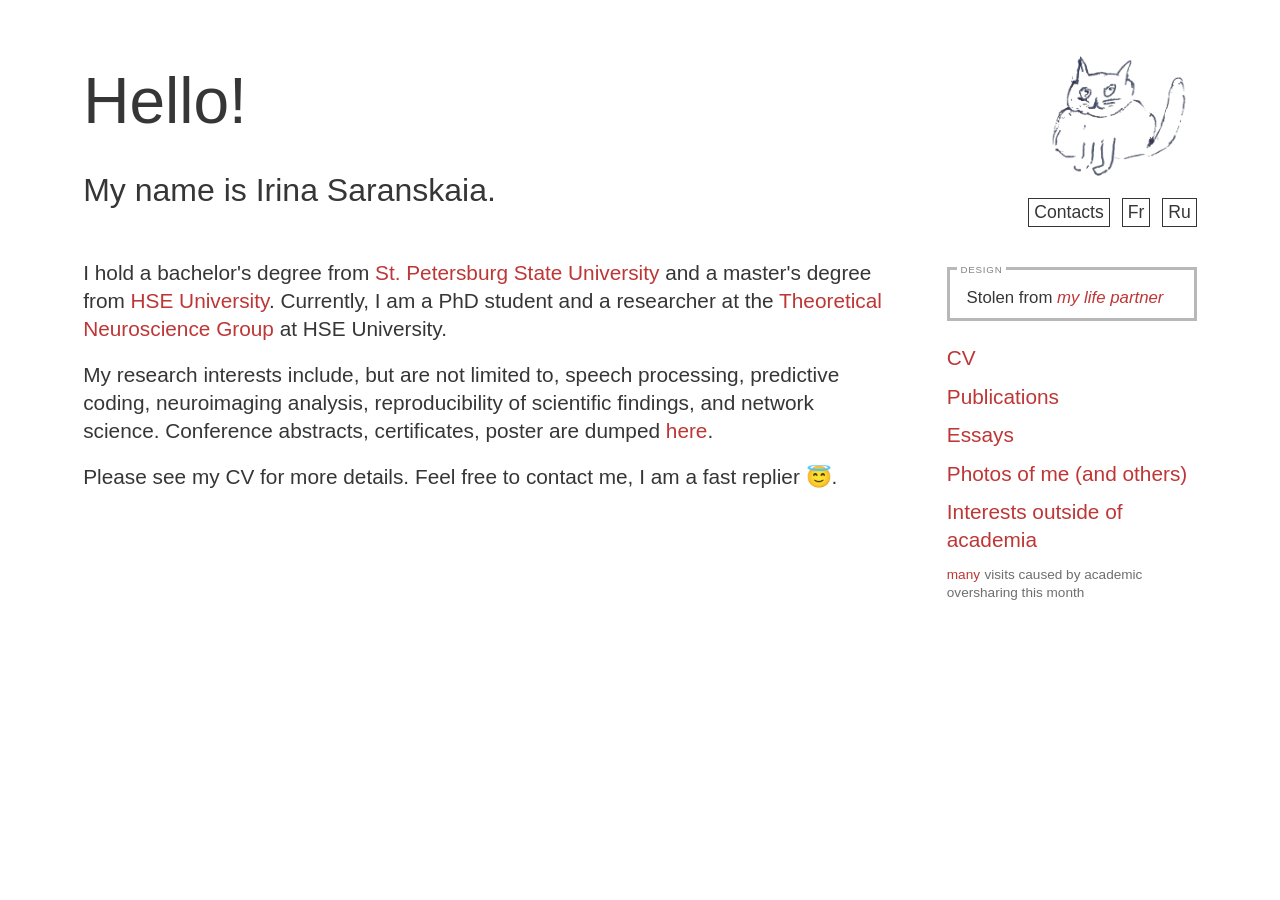
<file: index.html>
<!DOCTYPE html>
<html lang="en">
<head>
    <meta charset="UTF-8">
    <meta name="viewport" content="width=device-width, initial-scale=1.0">    
    <title>Irina Saranskaia</title>
    <link rel="icon" type="image/jpg" href="favicon-16x16.jpg" sizes="16x16" />
    <link rel="icon" type="image/jpg" href="favicon-32x32.jpg" sizes="32x32" />
    <link rel="icon" type="image/jpg" href="favicon-48x48.jpg" sizes="48x48" />
    <link rel="stylesheet" href="index.css"/>
</head>
<body>

<div class="adaptive">
  <div class="header">
  <h1>Hello!</h1>
  <div class="name-line">
    <h2>My name is Irina Saranskaia.</h2>

    <div class="header-controls">

  <div class="site-mark">
    <img src="images/cat_transparent.png" alt="Site cat logo">
<!--      <p class="site-mark-caption">guardian of my website</p>-->

  </div>
  <div class="controls-row">
<div class="contacts" data-copied="Copied to clipboard">
  <a href="https://t.me/imsaranskaia" target="_blank">Telegram</a> |
  <a href="https://github.com/eirenesq/" target="_blank">Git</a> |
  <a href="https://www.researchgate.net/profile/Irina-Saranskaia?ev=hdr_xprf" target="_blank">RGate</a> |
  <button type="button"
          class="copy-email"
          data-email="irinasaranskaia@gmail.com">
    E-mail
  </button>
</div>

    <button type="button" class="contacts_button">Contacts</button>
    <a href="index_fr.html" class="language_button">Fr</a>
      <a href="index_ru.html" class="language_button">Ru</a>
  </div>

</div>
  </div>
</div>
        <div class="content">    
            <p>I hold a bachelor's degree from
                <a href="https://english.spbu.ru" target="_blank">St. Petersburg State University</a>
                and a master's degree from
                <a href="https://www.hse.ru/en" target="_blank">HSE University</a>. Currently, I am a PhD student and
                a researcher at the <a href="https://www.hse.ru/en/cdm-centre/theoretical" target="_blank">
                    Theoretical Neuroscience Group</a> at HSE University.</p>
            <br>
            <p>My research interests include, but are not limited to, speech processing, predictive coding,
                neuroimaging analysis, reproducibility of scientific findings,
                and network science. Conference abstracts, certificates, poster are dumped <a href="https://drive.google.com/drive/folders/1K1K_vej_IF8VgNGU1X8P3puBC2jqVm66?usp=sharing" target="_blank">here</a>.</p>
                <br>
                <p>Please see my CV for more details. Feel free to contact me, I am a fast replier 😇.</p>
            <br>
        </div>    
        <div class="sidebar">
  <p class="design-credit">
    Stolen from
      <a href="https://daniilvlasenko.info" target="_blank"><i>my life partner</i></a>
  </p>

  <nav class="site-links">
    <p><a href="CV.pdf" target="_blank" rel="noopener noreferrer">CV</a></p>
    <p>
      <a href="https://scholar.google.com/citations?user=JqZ1j00AAAAJ&hl=en"
         target="_blank"
         rel="noopener noreferrer">
        Publications
      </a>
    </p>
    <p><a href="essay.html">Essays</a></p>
    <p><a href="photos.html">Photos of me (and others)</a></p>
    <p><a href="interests.html">Interests outside of academia</a></p>
  </nav>
             <div class="visit-box">
  <span id="monthly-visits" class="visit-number">counting...</span>
  <span class="visit-caption">visits caused by academic oversharing this month</span>
</div>

</div>
        </div>
    <script src="index.js" defer></script>


<script>
  async function loadMonthlyVisits() {
    const counter = document.querySelector("#monthly-visits");

    try {
      const response = await fetch(
        "https://irinasaranskaia.goatcounter.com/counter/TOTAL.json?start=month"
      );

      const data = await response.json();
      counter.textContent = data.count;
    } catch (error) {
      counter.textContent = "many";
    }
  }

  loadMonthlyVisits();
</script>

<script data-goatcounter="https://irinasaranskaia.goatcounter.com/count"
        async src="//gc.zgo.at/count.js"></script>

</body>
</html>
</file>
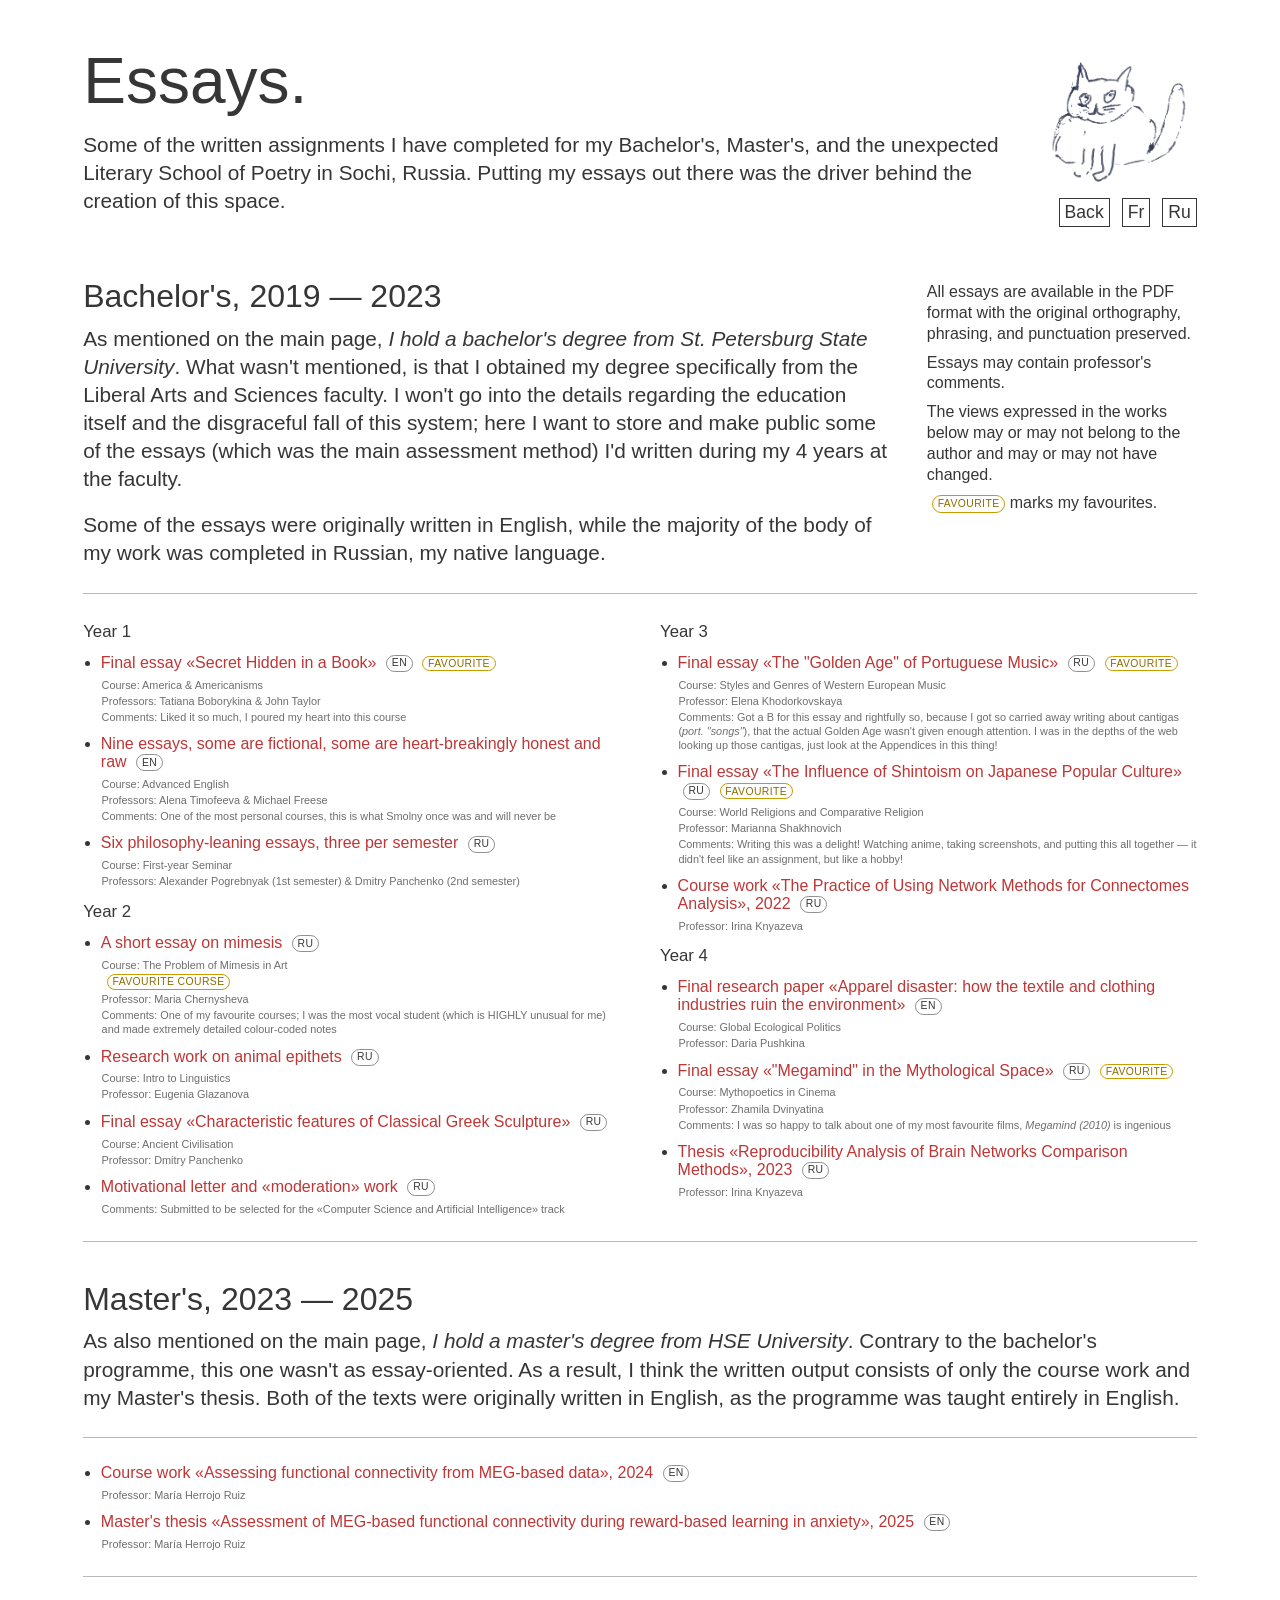
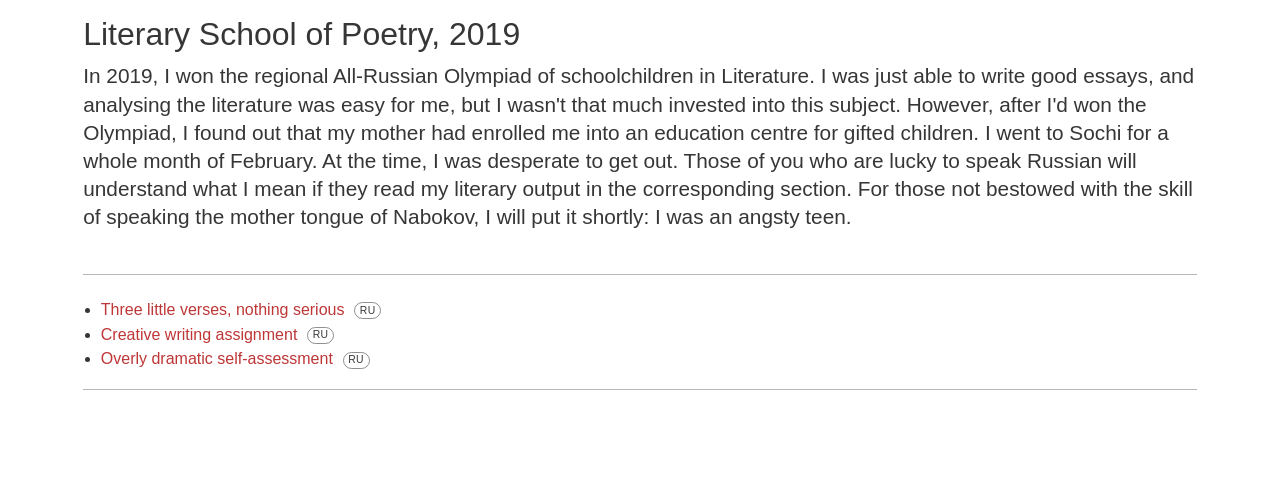
<file: essay.html>
<!DOCTYPE html>
<html lang="en">
<head>
  <meta charset="UTF-8"/>
  <meta http-equiv="X-UA-Compatible" content="IE=edge"/>
  <meta name="viewport" content="width=device-width, initial-scale=1.0"/>
  <title>Irina Saranskaia</title>
  <link rel="icon" type="image/jpg" href="favicon-16x16.jpg" sizes="16x16" />
  <link rel="icon" type="image/jpg" href="favicon-32x32.jpg" sizes="32x32" />
  <link rel="icon" type="image/jpg" href="favicon-48x48.jpg" sizes="48x48" />
  <link rel="stylesheet" href="essay.css" />
</head>
<body>
  <div class="adaptive">
      <div class="header">
  <div class="title-bar">
    <h1>Essays.</h1>

    <div class="page-top">
<div class="site-mark" aria-hidden="true">
  <img src="images/cat_transparent.png" alt="">
</div>

      <nav class="top-buttons">
        <a class="back_button" href="index.html">Back</a>
    <a href="essay_fr.html" class="language_button">Fr</a>
      <a href="essay_ru.html" class="language_button">Ru</a>
      </nav>
    </div>
  </div>

  <p>
    Some of the written assignments I have completed for my Bachelor's, Master's,
    and the unexpected Literary School of Poetry in Sochi, Russia. Putting my essays out there
    was the driver behind the creation of this space.
  </p>
          <br>
</div>
    <div class="content">
      <aside class="archive-note">
  <p>
    All essays are available in the PDF format with the original orthography, phrasing, and punctuation preserved.
    </p>
    <p>Essays may contain professor's comments.</p>

    <p>The views expressed in the works below may or may not belong to the author and may or may not have changed.
  </p>

  <p>
    <span class="favorite-tag">Favourite</span> marks my favourites.
  </p>
</aside>
        <h2>
  Bachelor's, 2019 — 2023
</h2>
        <p>
<!--          <br>-->

          As mentioned on the main page,
          <i>I hold a bachelor's degree from St. Petersburg State University</i>.
        What wasn't mentioned, is that I obtained my degree specifically from the
        Liberal Arts and Sciences faculty. I won't go into the details regarding
        the education itself and the disgraceful fall of this system; here I want to
        store and make public some of the essays (which was the main assessment method)
        I'd written during my 4 years at the faculty. </p>
      <br>
      <p>
        Some of the essays were originally written in English, while the majority of the body of
        my work was completed in Russian, my native language.
      </p>
<section class="inline-archive">
<!--  <h3>Bachelor's, 2019 — 2023</h3>-->

  <div class="year-columns">
    <div class="year-column">
      <h4>Year 1</h4>
      <ul class="pdf-list">
        <li>
          <a href="pdfs/bachelors/year-1/americanisms.pdf" target="_blank">
            Final essay «Secret Hidden in a Book»
          </a>
          <span class="lang-badge">en</span>
          <span class="favorite-tag">Favourite</span>
          <div class="work-meta">
            <span class="work-tag">Course: America & Americanisms</span>
            <span class="work-tag">Professors: Tatiana Boborykina & John Taylor</span>
            <span class="work-tag">Comments: Liked it so much, I poured my heart into this course</span>
          </div>
        </li>

      <li>
          <a href="pdfs/bachelors/year-1/english.pdf" target="_blank">
            Nine essays, some are fictional, some are heart-breakingly honest and raw
          </a>
          <span class="lang-badge">en</span>
          <div class="work-meta">
            <span class="work-tag">Course: Advanced English</span>
            <span class="work-tag">Professors:  Alena Timofeeva & Michael Freese</span>
            <span class="work-tag">Comments: One of the most personal courses, this is what Smolny once was and will never be</span>
          </div>
        </li>

       <li>
          <a href="pdfs/bachelors/year-1/1ys_essays.pdf" target="_blank">
            Six philosophy-leaning essays, three per semester
          </a>
          <span class="lang-badge">ru</span>
          <div class="work-meta">
            <span class="work-tag">Course: First-year Seminar</span>
            <span class="work-tag">Professors: Alexander Pogrebnyak (1st semester)
              & Dmitry Panchenko (2nd semester)</span>
          </div>
        </li>
      </ul>
      <h4>Year 2</h4>
      <ul class="pdf-list">
        <li>
          <a href="pdfs/bachelors/year-2/mimesis.pdf" target="_blank">
            A short essay on mimesis
          </a>
          <span class="lang-badge">ru</span>
          <div class="work-meta">
    <span class="work-tag">Course: The Problem of Mimesis in Art</span>
            <span class="favorite-tag">Favourite course</span>
    <span class="work-tag">Professor: Maria Chernysheva </span>
    <span class="work-tag">Comments: One of my favourite courses;
      I was the most vocal student (which is HIGHLY unusual for me)
      and made extremely detailed colour-coded notes</span>
  </div>
        </li>
        <li>
          <a href="pdfs/bachelors/year-2/language.pdf" target="_blank">
            Research work on animal epithets
          </a>
          <span class="lang-badge">ru</span>
          <div class="work-meta">
    <span class="work-tag">Course: Intro to Linguistics</span>
    <span class="work-tag">Professor: Eugenia Glazanova</span>
  </div>
        </li>
        <li>
          <a href="pdfs/bachelors/year-2/classics.pdf" target="_blank">
            Final essay «Characteristic features of Classical Greek Sculpture»
          </a>
          <span class="lang-badge">ru</span>
          <div class="work-meta">
    <span class="work-tag">Course: Ancient Civilisation</span>
    <span class="work-tag">Professor: Dmitry Panchenko</span>
  </div>
        </li>
        <li>
          <a href="pdfs/bachelors/year-2/moderation.pdf" target="_blank">
            Motivational letter and «moderation» work
          </a>
          <span class="lang-badge">ru</span>
          <div class="work-meta">
    <span class="work-tag">Comments: Submitted
            to be selected for the «Computer Science and Artificial Intelligence» track</span>
  </div>
        </li>
      </ul>
    </div>

    <div class="year-column">
      <h4>Year 3</h4>
      <ul class="pdf-list">
        <li>
          <a href="pdfs/bachelors/year-3/music.pdf" target="_blank">
            Final essay «The "Golden Age" of Portuguese Music»
          </a>
          <span class="lang-badge">ru</span>
          <span class="favorite-tag">Favourite</span>
          <div class="work-meta">
    <span class="work-tag">Course: Styles and Genres of Western European Music</span>
    <span class="work-tag">Professor: Elena Khodorkovskaya</span>
    <span class="work-tag">Comments: Got a B for this essay and rightfully so, because I got so carried away
      writing about cantigas (<i>port. "songs"</i>), that the actual Golden Age wasn't given
    enough attention. I was in the depths of the web looking up those cantigas, just look at the
    Appendices in this thing! </span>
  </div>
        </li>

        <li>
          <a href="pdfs/bachelors/year-3/japan.pdf" target="_blank">
            Final essay «The Influence of Shintoism on Japanese Popular Culture»
          </a>
          <span class="lang-badge">ru</span>
          <span class="favorite-tag">Favourite</span>
          <div class="work-meta">
    <span class="work-tag">Course: World Religions and Comparative Religion</span>
    <span class="work-tag">Professor: Marianna Shakhnovich</span>
    <span class="work-tag">Comments: Writing this was a delight! Watching anime, taking screenshots, and
    putting this all together — it didn't feel like an assignment, but like a hobby!</span>
  </div>
        </li>

        <li>
          <a href="pdfs/bachelors/year-3/coursework.pdf" target="_blank">
            Course work «The Practice of Using Network Methods for Connectomes Analysis», 2022
          </a>
          <span class="lang-badge">ru</span>
          <div class="work-meta">
    <span class="work-tag">Professor: Irina Knyazeva</span>
  </div>
        </li>

      </ul>

      <h4>Year 4</h4>
      <ul class="pdf-list">

        <li>
          <a href="pdfs/bachelors/year-4/ecology.pdf" target="_blank">
            Final research paper «Apparel disaster: how the textile and clothing industries
            ruin the environment»
          </a>
          <span class="lang-badge">en</span>
          <div class="work-meta">
    <span class="work-tag">Course: Global Ecological Politics</span>
    <span class="work-tag">Professor: Daria Pushkina</span>
  </div>
        </li>

        <li>
          <a href="pdfs/bachelors/year-4/film.pdf" target="_blank">
            Final essay «"Megamind" in the Mythological Space»
          </a>
          <span class="lang-badge">ru</span>
          <span class="favorite-tag">Favourite</span>
          <div class="work-meta">
    <span class="work-tag">Course: Mythopoetics in Сinema</span>
    <span class="work-tag">Professor: Zhamila Dvinyatina</span>
    <span class="work-tag">Comments: I was so happy to talk about one of my most favourite films,
      <i>Megamind (2010)</i> is ingenious</span>

  </div>
        </li>

        <li>
          <a href="pdfs/bachelors/year-4/thesis.pdf" target="_blank">
            Thesis «Reproducibility Analysis of Brain Networks Comparison Methods», 2023
          </a>
          <span class="lang-badge">ru</span>
           <div class="work-meta">
    <span class="work-tag">Professor: Irina Knyazeva</span>
  </div>
        </li>
      </ul>
    </div>
  </div>
</section>
      <h2>
  Master's, 2023 — 2025
</h2>
      <p>
<!--        <br>-->
        As also mentioned on the main page, <i>I hold a master's degree
        from HSE University</i>. Contrary to the bachelor's programme, this one wasn't
        as essay-oriented. As a result, I think the written output consists of only the
        course work and my Master's thesis. Both of the texts were originally written in
        English, as the programme was taught entirely in English.
      </p>

      <section class="inline-archive">

  <ul class="pdf-list">
    <li>
      <a href="pdfs/masters/coursework.pdf" target="_blank">
        Course work «Assessing functional connectivity from MEG-based data», 2024
      </a>
      <span class="lang-badge">en</span>
      <div class="work-meta">
        <span class="work-tag">Professor: María Herrojo Ruiz</span>
      </div>
    </li>

    <li>
      <a href="pdfs/masters/thesis.pdf" target="_blank">
        Master's thesis «Assessment of MEG-based functional connectivity during
          reward-based learning in anxiety», 2025
      </a>
      <span class="lang-badge">en</span>
            <div class="work-meta">
        <span class="work-tag">Professor: María Herrojo Ruiz</span>
      </div>
    </li>
  </ul>
</section>
      <h2>
  Literary School of Poetry, 2019
</h2>
      <p>
<!--        <br> -->
          In 2019, I won the regional All-Russian Olympiad of schoolchildren in Literature.
        I was just able to write good essays, and analysing the literature was easy for me, but
        I wasn't that much invested into this subject. However, after I'd won the Olympiad,
        I found out that my mother had enrolled me into an education centre for gifted children.
        I went to Sochi for a whole month of February. At the time, I was desperate to get out.
        Those of you who are lucky to speak Russian will understand what I mean if they read
        my literary output in the corresponding section. For those not bestowed with the
        skill of speaking the mother tongue of Nabokov, I will put it shortly: I was an angsty teen.
      </p>
       <br>
      <section class="inline-archive">
<!--  <h3>Literary School of Poetry</h3>-->
  <ul class="pdf-list">
    <li>
      <a href="pdfs/literary-school/poetry.pdf" target="_blank">
        Three little verses, nothing serious
      </a>
      <span class="lang-badge">ru</span>
    </li>

    <li>
      <a href="pdfs/literary-school/alphabet.pdf" target="_blank">
        Creative writing assignment
      </a>
      <span class="lang-badge">ru</span>
    </li>

    <li>
      <a href="pdfs/literary-school/self_esteem.pdf" target="_blank">
        Overly dramatic self-assessment
      </a>
      <span class="lang-badge">ru</span>
    </li>
  </ul>
</section>
    </div>
      </div>
</body>
</html>
</file>
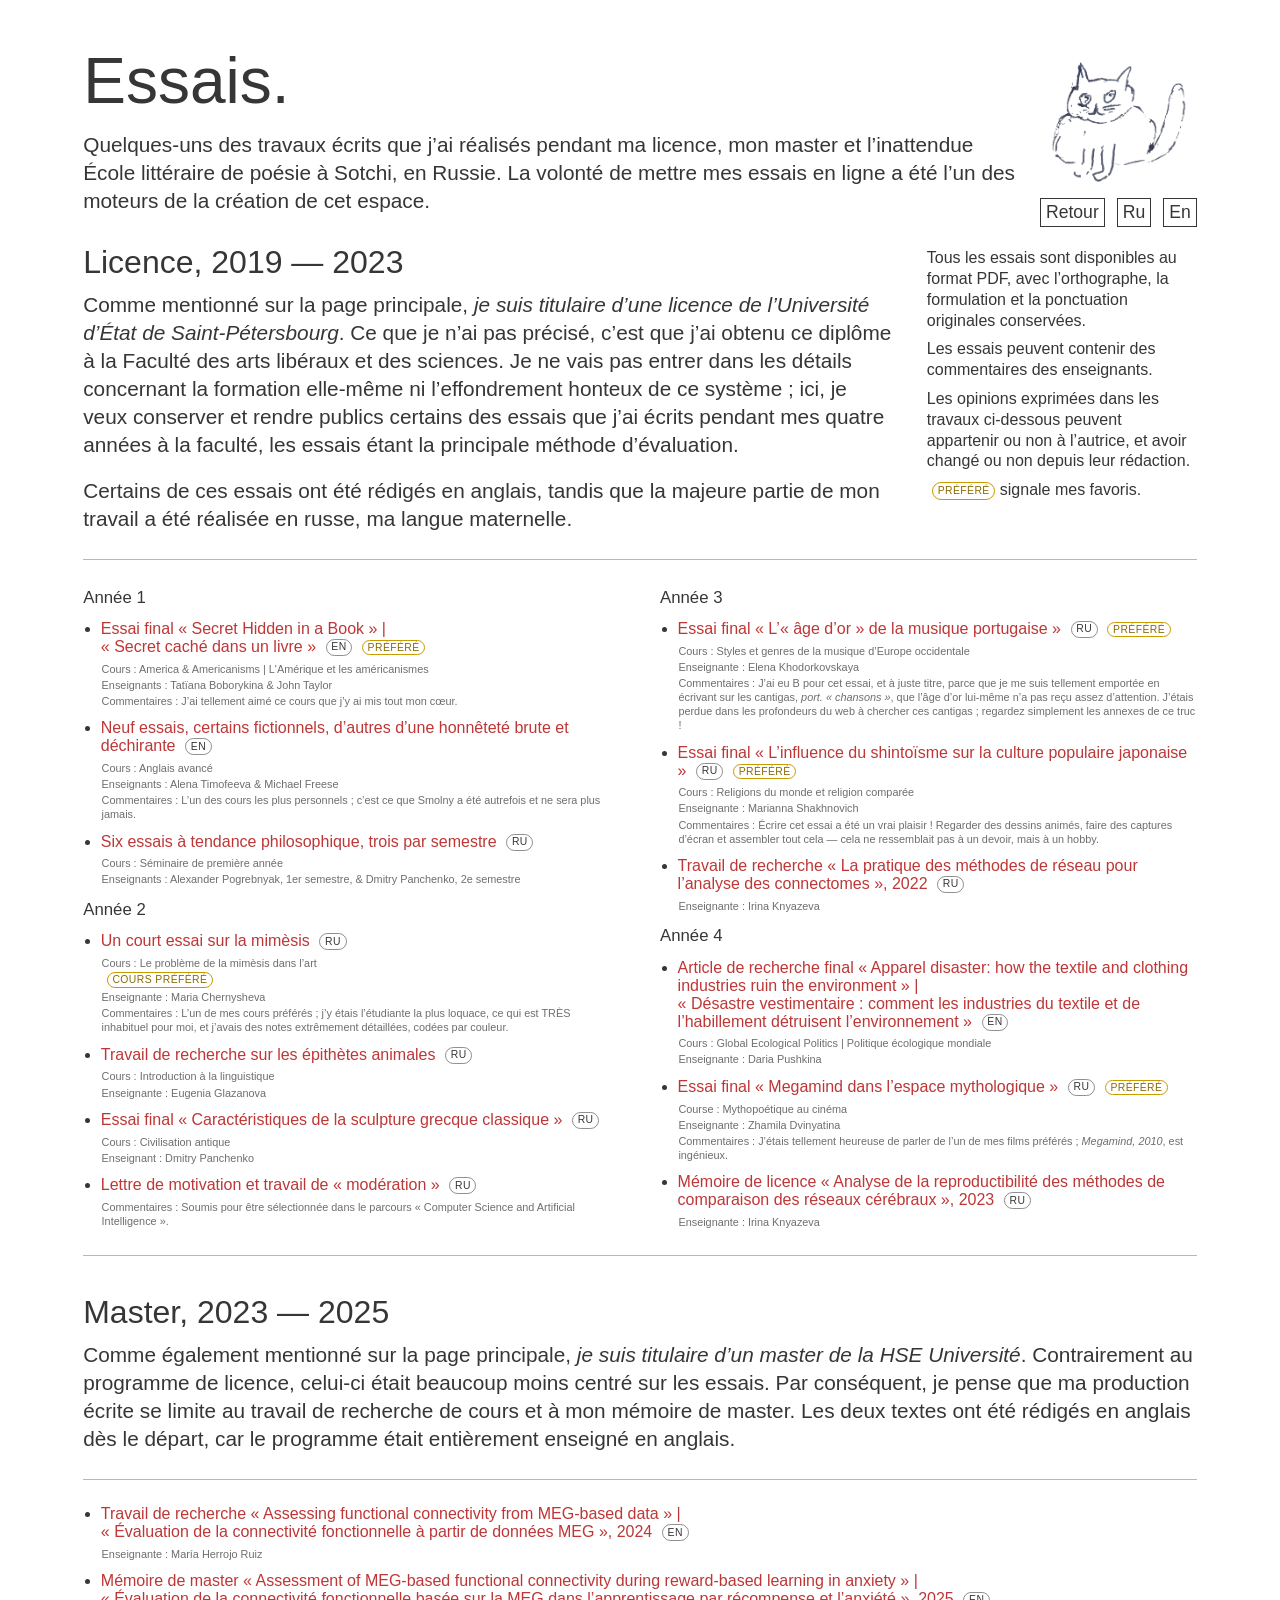
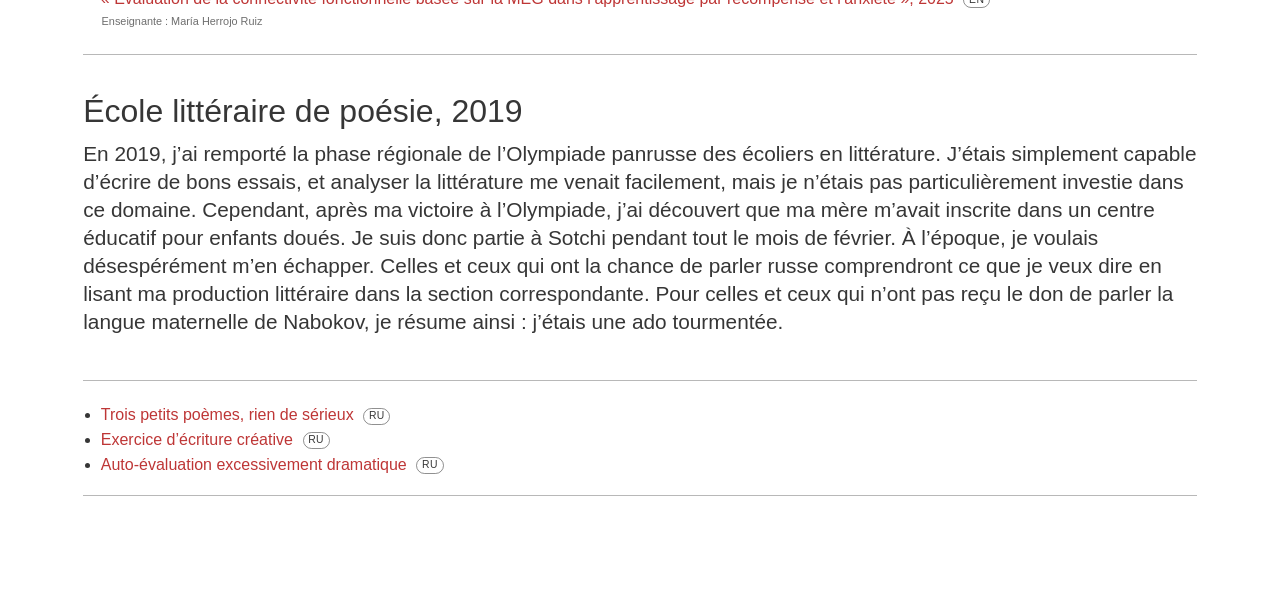
<file: essay_fr.html>
<!DOCTYPE html>
<html lang="fr">
<head>
  <meta charset="UTF-8"/>
  <meta http-equiv="X-UA-Compatible" content="IE=edge"/>
  <meta name="viewport" content="width=device-width, initial-scale=1.0"/>
  <title>Irina Saranskaia</title>
  <link rel="icon" type="image/jpg" href="favicon-16x16.jpg" sizes="16x16" />
  <link rel="icon" type="image/jpg" href="favicon-32x32.jpg" sizes="32x32" />
  <link rel="icon" type="image/jpg" href="favicon-48x48.jpg" sizes="48x48" />
  <link rel="stylesheet" href="essay.css" />
</head>
<body>
  <div class="adaptive">
      <div class="header">
  <div class="title-bar">
    <h1>Essais.</h1>

    <div class="page-top">
     <div class="site-mark" aria-hidden="true">
  <img src="images/cat_transparent.png" alt="">
    </div>

      <nav class="top-buttons">
        <a class="back_button" href="index_fr.html">Retour</a>
    <a href="essay_ru.html" class="language_button">Ru</a>
      <a href="essay.html" class="language_button">En</a>
      </nav>
    </div>
  </div>

  <p>
    Quelques-uns des travaux écrits que j’ai réalisés pendant ma licence,
      mon master et l’inattendue École littéraire de poésie à Sotchi, en Russie.
      La volonté de mettre mes essais en ligne a été l’un des moteurs
      de la création de cet espace.
  </p>
</div>
    <div class="content">
      <aside class="archive-note">
  <p>
    Tous les essais sont disponibles au format PDF, avec l’orthographe, la formulation et la ponctuation originales conservées.
    </p>
    <p>Les essais peuvent contenir des commentaires des enseignants.</p>
    <p>Les opinions exprimées dans les travaux ci-dessous peuvent appartenir ou non à l’autrice,
        et avoir changé ou non depuis leur rédaction.
  </p>

  <p>
    <span class="favorite-tag">Préféré</span> signale mes favoris.
  </p>
</aside>
        <h2>
  Licence, 2019 — 2023
</h2>
        <p>
<!--          <br>-->
        Comme mentionné sur la page principale,
            <i>je suis titulaire d’une licence de l’Université d’État de Saint-Pétersbourg</i>.
            Ce que je n’ai pas précisé, c’est que j’ai obtenu ce diplôme
            à la Faculté des arts libéraux et des sciences.
            Je ne vais pas entrer dans les détails concernant la formation elle-même
            ni l’effondrement honteux de ce système ; ici, je veux conserver et rendre
            publics certains des essais que j’ai écrits pendant mes quatre années
            à la faculté, les essais étant la principale méthode d’évaluation. </p>
      <br>
      <p>
        Certains de ces essais ont été rédigés en anglais, tandis que la majeure partie
          de mon travail a été réalisée en russe, ma langue maternelle.
      </p>
<section class="inline-archive">
  <div class="year-columns">
    <div class="year-column">
      <h4>Année 1</h4>
      <ul class="pdf-list">
        <li>
          <a href="pdfs/bachelors/year-1/americanisms.pdf" target="_blank">
            Essai final « Secret Hidden in a Book » |
              <br>« Secret caché dans un livre »
          </a>
          <span class="lang-badge">en</span>
          <span class="favorite-tag">Préféré</span>
          <div class="work-meta">
            <span class="work-tag">Cours : America & Americanisms | L'Amérique et les américanismes </span>
            <span class="work-tag">Enseignants : Tatïana Boborykina & John Taylor</span>
            <span class="work-tag">Commentaires : J’ai tellement aimé ce cours
                que j’y ai mis tout mon cœur.</span>
          </div>
        </li>

      <li>
          <a href="pdfs/bachelors/year-1/english.pdf" target="_blank">
            Neuf essais, certains fictionnels, d’autres d’une honnêteté brute et déchirante
          </a>
          <span class="lang-badge">en</span>
          <div class="work-meta">
            <span class="work-tag">Cours : Anglais avancé</span>
            <span class="work-tag">Enseignants : Alena Timofeeva & Michael Freese</span>
            <span class="work-tag">Commentaires : L’un des cours les plus personnels ;
                c’est ce que Smolny a été autrefois et ne sera plus jamais.</span>
          </div>
        </li>

       <li>
          <a href="pdfs/bachelors/year-1/1ys_essays.pdf" target="_blank">
            Six essais à tendance philosophique, trois par semestre
          </a>
          <span class="lang-badge">ru</span>
          <div class="work-meta">
            <span class="work-tag">Cours : Séminaire de première année</span>
            <span class="work-tag">Enseignants : Alexander Pogrebnyak, 1er semestre,
                & Dmitry Panchenko, 2e semestre</span>
          </div>
        </li>
      </ul>
      <h4>Année 2</h4>
      <ul class="pdf-list">
        <li>
          <a href="pdfs/bachelors/year-2/mimesis.pdf" target="_blank">
            Un court essai sur la mimèsis
          </a>
          <span class="lang-badge">ru</span>
          <div class="work-meta">
    <span class="work-tag">Cours : Le problème de la mimèsis dans l’art</span>
            <span class="favorite-tag">Cours préféré</span>
    <span class="work-tag">Enseignante : Maria Chernysheva </span>
    <span class="work-tag">Commentaires : L’un de mes cours préférés ; j’y étais l’étudiante la plus loquace,
        ce qui est TRÈS inhabituel pour moi, et j’avais des notes extrêmement détaillées,
        codées par couleur.</span>
  </div>
        </li>
        <li>
          <a href="pdfs/bachelors/year-2/language.pdf" target="_blank">
            Travail de recherche sur les épithètes animales
          </a>
          <span class="lang-badge">ru</span>
          <div class="work-meta">
    <span class="work-tag">Cours : Introduction à la linguistique</span>
    <span class="work-tag">Enseignante : Eugenia Glazanova</span>
  </div>
        </li>
        <li>
          <a href="pdfs/bachelors/year-2/classics.pdf" target="_blank">
            Essai final « Caractéristiques de la sculpture grecque classique »
          </a>
          <span class="lang-badge">ru</span>
          <div class="work-meta">
    <span class="work-tag">Cours : Civilisation antique</span>
    <span class="work-tag">Enseignant : Dmitry Panchenko</span>
  </div>
        </li>
        <li>
          <a href="pdfs/bachelors/year-2/moderation.pdf" target="_blank">
            Lettre de motivation et travail de « modération »
          </a>
          <span class="lang-badge">ru</span>
          <div class="work-meta">
    <span class="work-tag">Commentaires : Soumis pour être sélectionnée dans le parcours
        « Computer Science and Artificial Intelligence ».</span>
  </div>
        </li>
      </ul>
    </div>

    <div class="year-column">
      <h4>Année 3</h4>
      <ul class="pdf-list">
        <li>
          <a href="pdfs/bachelors/year-3/music.pdf" target="_blank">
            Essai final « L’« âge d’or » de la musique portugaise »
          </a>
          <span class="lang-badge">ru</span>
          <span class="favorite-tag">Préféré</span>
          <div class="work-meta">
    <span class="work-tag">Cours : Styles et genres de la musique d’Europe occidentale</span>
    <span class="work-tag">Enseignante : Elena Khodorkovskaya</span>
    <span class="work-tag">Commentaires : J’ai eu B pour cet essai, et à juste titre,
        parce que je me suis tellement emportée en écrivant sur les cantigas,
        <i>port. « chansons »</i>, que l’âge d’or lui-même n’a pas reçu assez d’attention.
        J’étais perdue dans les profondeurs du web à chercher ces cantigas ;
        regardez simplement les annexes de ce truc ! </span>
  </div>
        </li>

        <li>
          <a href="pdfs/bachelors/year-3/japan.pdf" target="_blank">
            Essai final « L’influence du shintoïsme sur la culture populaire japonaise »
          </a>
          <span class="lang-badge">ru</span>
          <span class="favorite-tag">Préféré</span>
          <div class="work-meta">
    <span class="work-tag">Cours : Religions du monde et religion comparée</span>
    <span class="work-tag">Enseignante : Marianna Shakhnovich</span>
    <span class="work-tag">Commentaires : Écrire cet essai a été un vrai plaisir !
        Regarder des dessins animés, faire des captures d’écran et assembler tout cela —
        cela ne ressemblait pas à un devoir, mais à un hobby.
</span>
  </div>
        </li>

        <li>
          <a href="pdfs/bachelors/year-3/coursework.pdf" target="_blank">
            Travail de recherche « La pratique des méthodes de réseau pour l’analyse des connectomes », 2022
          </a>
          <span class="lang-badge">ru</span>
          <div class="work-meta">
    <span class="work-tag">Enseignante : Irina Knyazeva</span>
  </div>
        </li>

      </ul>

      <h4>Année 4</h4>
      <ul class="pdf-list">

        <li>
          <a href="pdfs/bachelors/year-4/ecology.pdf" target="_blank">
            Article de recherche final « Apparel disaster: how the textile and clothing industries
            ruin the environment » |
              <br> « Désastre vestimentaire : comment les industries du
              textile et de l’habillement détruisent l’environnement »
          </a>
          <span class="lang-badge">en</span>
          <div class="work-meta">
    <span class="work-tag">Cours : Global Ecological Politics | Politique écologique mondiale</span>
    <span class="work-tag">Enseignante : Daria Pushkina</span>
  </div>
        </li>

        <li>
          <a href="pdfs/bachelors/year-4/film.pdf" target="_blank">
            Essai final « Megamind dans l’espace mythologique »
          </a>
          <span class="lang-badge">ru</span>
          <span class="favorite-tag">Préféré</span>
          <div class="work-meta">
    <span class="work-tag">Course : Mythopoétique au cinéma</span>
    <span class="work-tag">Enseignante : Zhamila Dvinyatina</span>
    <span class="work-tag">Commentaires : J’étais tellement heureuse de parler de l’un de mes films préférés ;
        <i>Megamind, 2010</i>, est ingénieux.</span>

  </div>
        </li>

        <li>
          <a href="pdfs/bachelors/year-4/thesis.pdf" target="_blank">
            Mémoire de licence « Analyse de la reproductibilité des méthodes
              de comparaison des réseaux cérébraux », 2023
          </a>
          <span class="lang-badge">ru</span>
           <div class="work-meta">
    <span class="work-tag">Enseignante : Irina Knyazeva</span>
  </div>
        </li>
      </ul>
    </div>
  </div>
</section>
      <h2>
  Master, 2023 — 2025
</h2>
      <p>
<!--        <br>-->
        Comme également mentionné sur la page principale,
          <i>je suis titulaire d’un master de la HSE Université</i>.
          Contrairement au programme de licence, celui-ci était beaucoup moins centré sur
          les essais. Par conséquent, je pense que ma production écrite se limite au
          travail de recherche de cours et à mon mémoire de master. Les deux textes ont
          été rédigés en anglais dès le départ, car le programme était entièrement
          enseigné en anglais.
      </p>

      <section class="inline-archive">

  <ul class="pdf-list">
    <li>
      <a href="pdfs/masters/coursework.pdf" target="_blank">
        Travail de recherche « Assessing functional connectivity from MEG-based data » |
          <br>« Évaluation de la connectivité fonctionnelle à partir de données MEG », 2024
      </a>
      <span class="lang-badge">en</span>
      <div class="work-meta">
        <span class="work-tag">Enseignante : María Herrojo Ruiz</span>
      </div>
    </li>

    <li>
      <a href="pdfs/masters/thesis.pdf" target="_blank">
        Mémoire de master « Assessment of MEG-based functional connectivity during
          reward-based learning in anxiety » | <br>« Évaluation de la connectivité fonctionnelle basée sur la MEG dans
          l’apprentissage par récompense et l’anxiété », 2025
      </a>
      <span class="lang-badge">en</span>
            <div class="work-meta">
        <span class="work-tag">Enseignante : María Herrojo Ruiz</span>
      </div>
    </li>
  </ul>
</section>
      <h2>
  École littéraire de poésie, 2019
</h2>
      <p>
<!--        <br>-->
          En 2019, j’ai remporté la phase régionale de l’Olympiade panrusse
          des écoliers en littérature. J’étais simplement capable d’écrire de bons essais,
          et analyser la littérature me venait facilement, mais je n’étais pas particulièrement
          investie dans ce domaine. Cependant, après ma victoire à l’Olympiade, j’ai découvert
          que ma mère m’avait inscrite dans un centre éducatif pour enfants doués. Je suis donc
          partie à Sotchi pendant tout le mois de février. À l’époque, je voulais désespérément
          m’en échapper. Celles et ceux qui ont la chance de parler russe comprendront ce que je
          veux dire en lisant ma production littéraire dans la section correspondante. Pour celles et ceux
          qui n’ont pas reçu le don de parler la langue maternelle de Nabokov,
          je résume ainsi : j’étais une ado tourmentée.
      </p>
       <br>
      <section class="inline-archive">
  <ul class="pdf-list">
    <li>
      <a href="pdfs/literary-school/poetry.pdf" target="_blank">
        Trois petits poèmes, rien de sérieux
      </a>
      <span class="lang-badge">ru</span>
    </li>

    <li>
      <a href="pdfs/literary-school/alphabet.pdf" target="_blank">
        Exercice d’écriture créative
      </a>
      <span class="lang-badge">ru</span>
    </li>

    <li>
      <a href="pdfs/literary-school/self_esteem.pdf" target="_blank">
        Auto-évaluation excessivement dramatique
      </a>
      <span class="lang-badge">ru</span>
    </li>
  </ul>
</section>
    </div>
      </div>
</body>
</html>
</file>
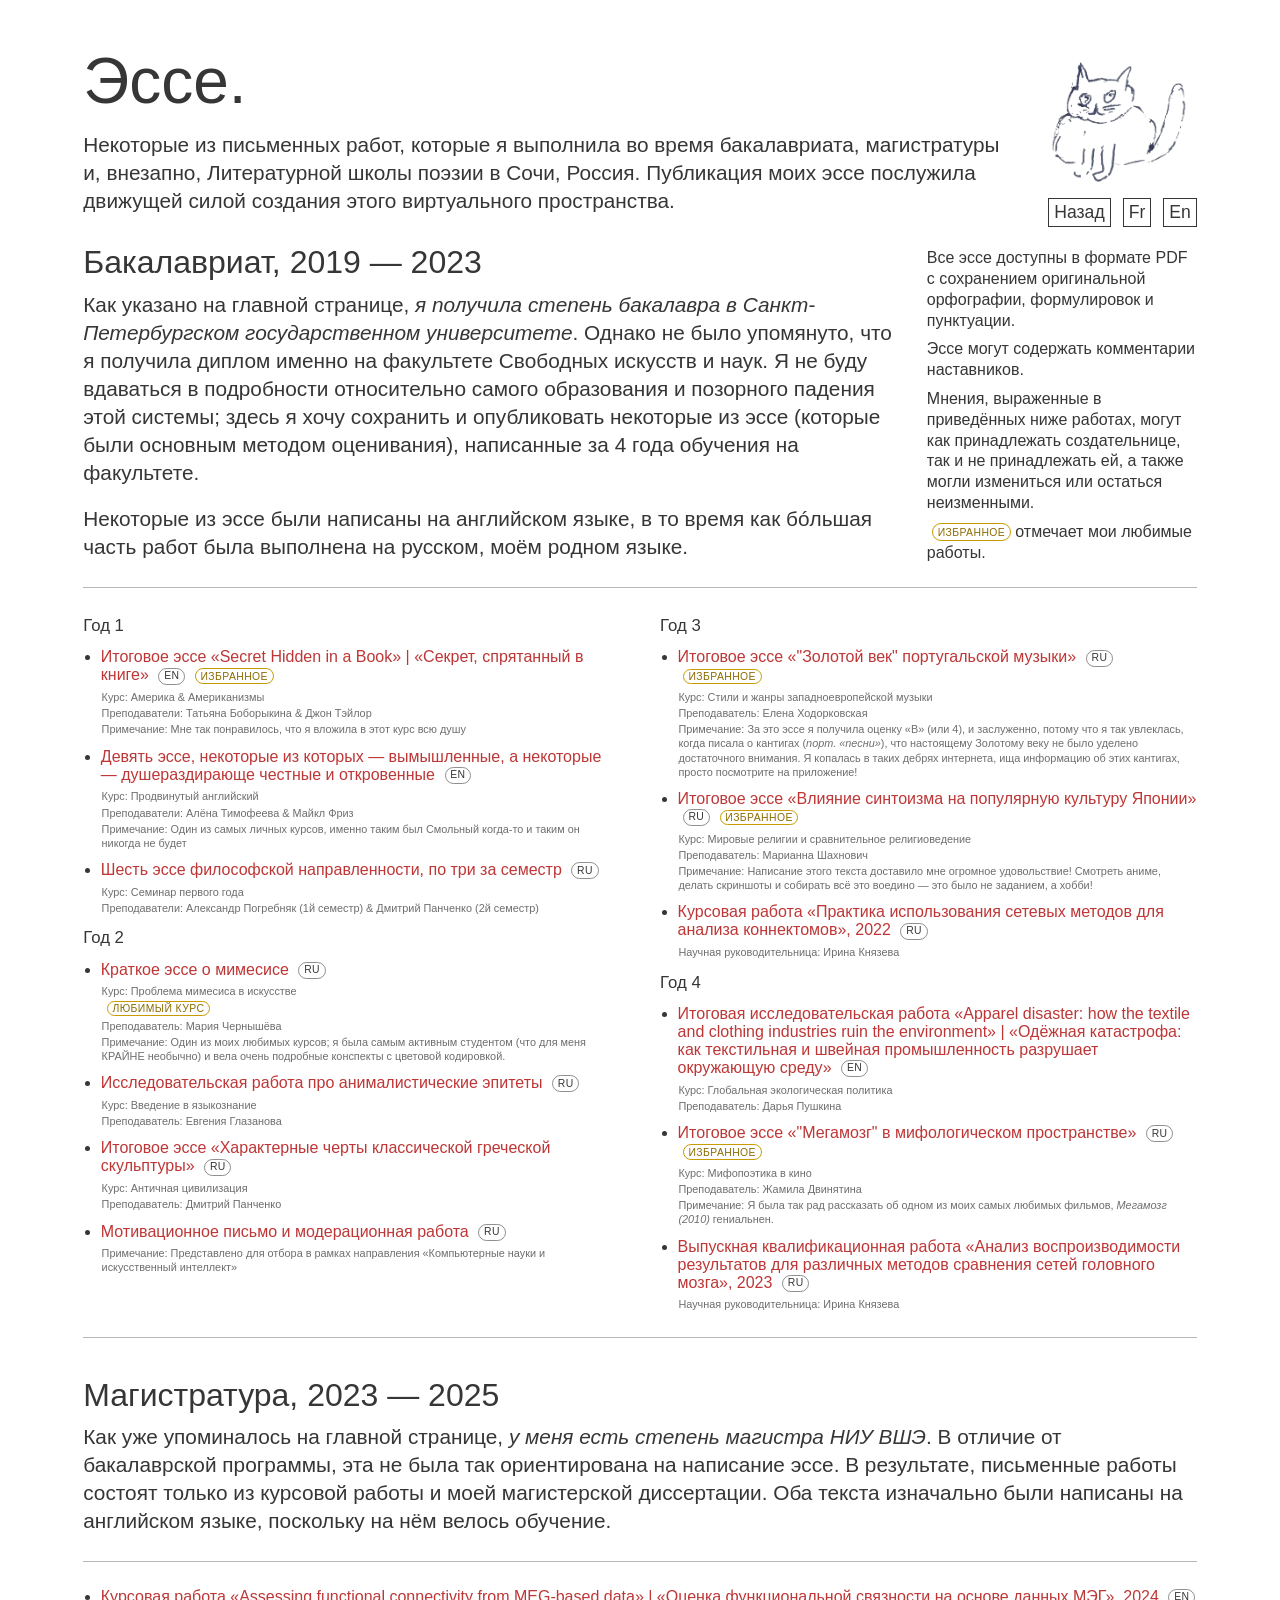
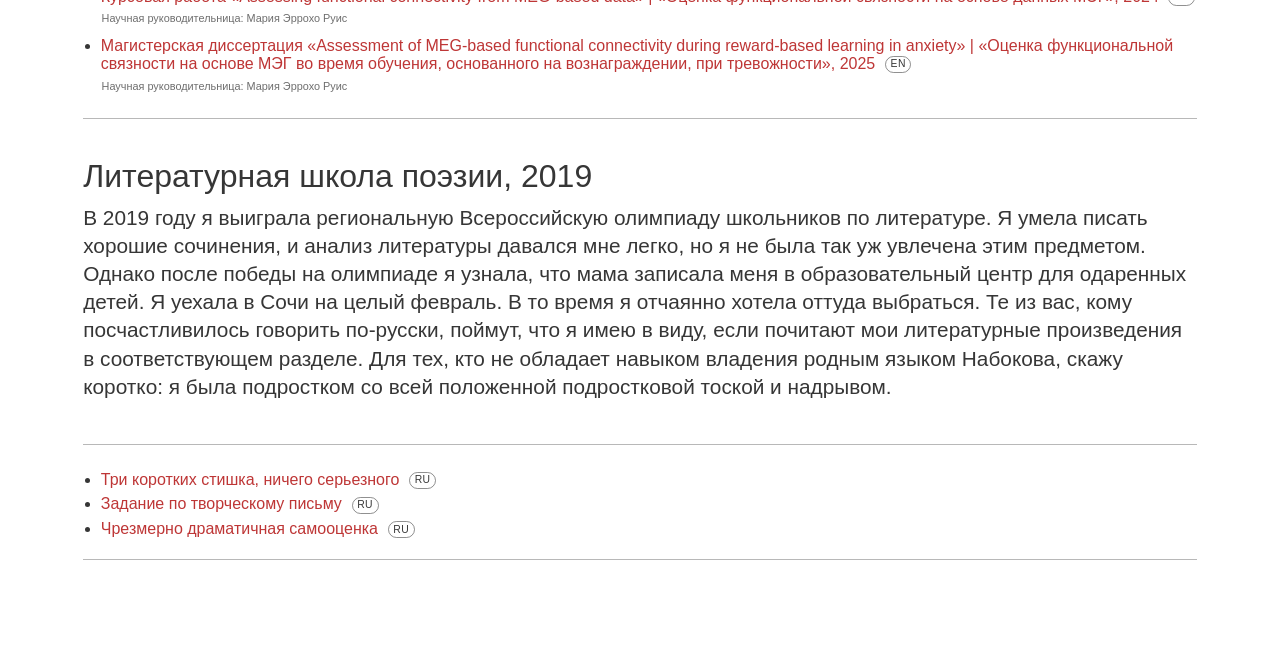
<file: essay_ru.html>
<!DOCTYPE html>
<html lang="en">
<head>
  <meta charset="UTF-8"/>
  <meta http-equiv="X-UA-Compatible" content="IE=edge"/>
  <meta name="viewport" content="width=device-width, initial-scale=1.0"/>
  <title>Irina Saranskaia</title>
  <link rel="icon" type="image/jpg" href="favicon-16x16.jpg" sizes="16x16" />
  <link rel="icon" type="image/jpg" href="favicon-32x32.jpg" sizes="32x32" />
  <link rel="icon" type="image/jpg" href="favicon-48x48.jpg" sizes="48x48" />
  <link rel="stylesheet" href="essay.css" />
</head>
<body>
  <div class="adaptive">
      <div class="header">
  <div class="title-bar">
    <h1>Эссе.</h1>

    <div class="page-top">
<div class="site-mark" aria-hidden="true">
  <img src="images/cat_transparent.png" alt="">
</div>

      <nav class="top-buttons">
        <a class="back_button" href="index_ru.html">Назад</a>
    <a href="essay_fr.html" class="language_button">Fr</a>
      <a href="essay.html" class="language_button">En</a>
      </nav>
    </div>
  </div>

  <p>
      Некоторые из письменных работ, которые я выполнила во время бакалавриата, магистратуры и, внезапно,
      Литературной школы поэзии в Сочи, Россия. Публикация моих эссе послужила движущей силой создания
      этого виртуального пространства.
  </p>
</div>
    <div class="content">
      <aside class="archive-note">
  <p>
    Все эссе доступны в формате PDF с сохранением оригинальной орфографии, формулировок и пунктуации.
    </p>
    <p>Эссе могут содержать комментарии наставников.</p>

    <p>Мнения, выраженные в приведённых ниже работах,
        могут как принадлежать создательнице, так и не принадлежать ей, а также могли измениться или остаться неизменными.
  </p>

  <p>
    <span class="favorite-tag">Избранное</span> отмечает мои любимые работы.
  </p>
</aside>
        <h2>
  Бакалавриат, 2019 — 2023
</h2>
        <p>
<!--          <br>-->
            Как указано на главной странице, <i>я получила степень бакалавра в Санкт-Петербургском государственном университете</i>.
            Однако не было упомянуто, что я получила диплом именно на факультете Свободных искусств и наук.
            Я не буду вдаваться в подробности относительно самого образования и позорного падения этой системы;
            здесь я хочу сохранить и опубликовать некоторые из эссе (которые были основным методом оценивания),
            написанные за 4 года обучения на факультете.</p>
      <br>
      <p>
        Некоторые из эссе были написаны на английском языке, в то время как бóльшая часть
          работ была выполнена на русском, моём родном языке.
      </p>
<section class="inline-archive">

  <div class="year-columns">
    <div class="year-column">
      <h4>Год 1</h4>
      <ul class="pdf-list">
        <li>
          <a href="pdfs/bachelors/year-1/americanisms.pdf" target="_blank">
            Итоговое эссе «Secret Hidden in a Book» | «Секрет, спрятанный в книге»
          </a>
          <span class="lang-badge">en</span>
          <span class="favorite-tag">Избранное</span>
          <div class="work-meta">
            <span class="work-tag">Курс: Америка & Американизмы</span>
            <span class="work-tag">Преподаватели: Татьяна Боборыкина & Джон Тэйлор</span>
            <span class="work-tag">Примечание: Мне так понравилось, что я вложила в этот курс всю душу</span>
          </div>
        </li>

      <li>
          <a href="pdfs/bachelors/year-1/english.pdf" target="_blank">
            Девять эссе, некоторые из которых — вымышленные, а некоторые — душераздирающе честные и откровенные
          </a>
          <span class="lang-badge">en</span>
          <div class="work-meta">
            <span class="work-tag">Курс: Продвинутый английский</span>
            <span class="work-tag">Преподаватели: Алёна Тимофеева & Майкл Фриз</span>
            <span class="work-tag">Примечание: Один из самых личных курсов, именно таким был Смольный когда-то и таким он никогда не будет</span>
          </div>
        </li>

       <li>
          <a href="pdfs/bachelors/year-1/1ys_essays.pdf" target="_blank">
            Шесть эссе философской направленности, по три за семестр
          </a>
          <span class="lang-badge">ru</span>
          <div class="work-meta">
            <span class="work-tag">Курс: Семинар первого года</span>
            <span class="work-tag">Преподаватели: Александр Погребняк (1й семестр)
              & Дмитрий Панченко (2й семестр)</span>
          </div>
        </li>
      </ul>
      <h4>Год 2</h4>
      <ul class="pdf-list">
        <li>
          <a href="pdfs/bachelors/year-2/mimesis.pdf" target="_blank">
            Краткое эссе о мимесисе
          </a>
          <span class="lang-badge">ru</span>
          <div class="work-meta">
    <span class="work-tag">Курс: Проблема мимесиса в искусстве</span>
            <span class="favorite-tag">Любимый курс</span>
    <span class="work-tag">Преподаватель: Мария Чернышёва </span>
    <span class="work-tag">Примечание: Один из моих любимых курсов;
я была самым активным студентом (что для меня КРАЙНЕ необычно)
и вела очень подробные конспекты с цветовой кодировкой.</span>
  </div>
        </li>
        <li>
          <a href="pdfs/bachelors/year-2/language.pdf" target="_blank">
            Исследовательская работа про анималистические эпитеты
          </a>
          <span class="lang-badge">ru</span>
          <div class="work-meta">
    <span class="work-tag">Курс: Введение в языкознание</span>
    <span class="work-tag">Преподаватель: Евгения Глазанова</span>
  </div>
        </li>
        <li>
          <a href="pdfs/bachelors/year-2/classics.pdf" target="_blank">
            Итоговое эссе «Характерные черты классической греческой скульптуры»
          </a>
          <span class="lang-badge">ru</span>
          <div class="work-meta">
    <span class="work-tag">Курс: Античная цивилизация</span>
    <span class="work-tag">Преподаватель: Дмитрий Панченко</span>
  </div>
        </li>
        <li>
          <a href="pdfs/bachelors/year-2/moderation.pdf" target="_blank">
            Мотивационное письмо и модерационная работа
          </a>
          <span class="lang-badge">ru</span>
          <div class="work-meta">
    <span class="work-tag">Примечание: Представлено для отбора в рамках направления «Компьютерные науки и искусственный интеллект»</span>
  </div>
        </li>
      </ul>
    </div>

    <div class="year-column">
      <h4>Год 3</h4>
      <ul class="pdf-list">
        <li>
          <a href="pdfs/bachelors/year-3/music.pdf" target="_blank">
            Итоговое эссе «"Золотой век" португальской музыки»
          </a>
          <span class="lang-badge">ru</span>
          <span class="favorite-tag">Избранное</span>
          <div class="work-meta">
    <span class="work-tag">Курс: Стили и жанры западноевропейской музыки</span>
    <span class="work-tag">Преподаватель: Елена Ходорковская</span>
    <span class="work-tag">Примечание: За это эссе я получила оценку «B» (или 4), и заслуженно, потому что я так увлеклась,
        когда писала о кантигах (<i>порт. «песни»</i>), что настоящему Золотому веку не было уделено
достаточного внимания. Я копалась в таких дебрях интернета, ища информацию об этих кантигах, просто посмотрите на
приложение!
    </span>
  </div>
        </li>

        <li>
          <a href="pdfs/bachelors/year-3/japan.pdf" target="_blank">
            Итоговое эссе «Влияние синтоизма на популярную культуру Японии»
          </a>
          <span class="lang-badge">ru</span>
          <span class="favorite-tag">Избранное</span>
          <div class="work-meta">
    <span class="work-tag">Курс: Мировые религии и сравнительное религиоведение</span>
    <span class="work-tag">Преподаватель: Марианна Шахнович</span>
    <span class="work-tag">Примечание: Написание этого текста доставило мне огромное удовольствие! Смотреть аниме, делать скриншоты и
собирать всё это воедино — это было не заданием, а хобби! </span>
  </div>
        </li>
        <li>
          <a href="pdfs/bachelors/year-3/coursework.pdf" target="_blank">
            Курсовая работа «Практика использования сетевых методов для анализа коннектомов», 2022
          </a>
          <span class="lang-badge">ru</span>
          <div class="work-meta">
    <span class="work-tag">Научная руководительница: Ирина Князева</span>
  </div>
        </li>

      </ul>

      <h4>Год 4</h4>
      <ul class="pdf-list">

        <li>
          <a href="pdfs/bachelors/year-4/ecology.pdf" target="_blank">
            Итоговая исследовательская работа «Apparel disaster: how the textile and clothing industries
            ruin the environment» | «Одёжная катастрофа: как текстильная и швейная промышленность разрушает окружающую среду»
          </a>
          <span class="lang-badge">en</span>
          <div class="work-meta">
    <span class="work-tag">Курс: Глобальная экологическая политика</span>
    <span class="work-tag">Преподаватель: Дарья Пушкина</span>
  </div>
        </li>

        <li>
          <a href="pdfs/bachelors/year-4/film.pdf" target="_blank">
            Итоговое эссе «"Мегамозг" в мифологическом пространстве»
          </a>
          <span class="lang-badge">ru</span>
          <span class="favorite-tag">Избранное</span>
          <div class="work-meta">
    <span class="work-tag">Курс: Мифопоэтика в кино</span>
    <span class="work-tag">Преподаватель: Жамила Двинятина</span>
    <span class="work-tag">Примечание: Я была так рад рассказать об одном из моих самых любимых фильмов,
        <i>Мегамозг (2010)</i> гениальнен.</span>

  </div>
        </li>

        <li>
          <a href="pdfs/bachelors/year-4/thesis.pdf" target="_blank">
            Выпускная квалификационная работа «Анализ воспроизводимости результатов для различных
              методов сравнения сетей головного мозга», 2023
          </a>
          <span class="lang-badge">ru</span>
           <div class="work-meta">
    <span class="work-tag">Научная руководительница: Ирина Князева</span>
  </div>
        </li>
      </ul>
    </div>
  </div>
</section>
      <h2>
  Магистратура, 2023 — 2025
</h2>
      <p>
<!--        <br>-->
        Как уже упоминалось на главной странице, <i>у меня есть степень магистра
          НИУ ВШЭ</i>. В отличие от бакалаврской программы, эта не была
так ориентирована на написание эссе. В результате, письменные работы состоят только из
курсовой работы и моей магистерской диссертации. Оба текста изначально были написаны на
английском языке, поскольку на нём велось обучение.
      </p>

      <section class="inline-archive">
  <ul class="pdf-list">
    <li>
      <a href="pdfs/masters/coursework.pdf" target="_blank">
        Курсовая работа «Assessing functional connectivity from MEG-based data» |
          «Оценка функциональной связности на основе данных МЭГ», 2024
      </a>
      <span class="lang-badge">en</span>
      <div class="work-meta">
        <span class="work-tag">Научная руководительница: Мария Эррохо Руис</span>
      </div>
    </li>

    <li>
      <a href="pdfs/masters/thesis.pdf" target="_blank">
        Магистерская диссертация «Assessment of MEG-based functional connectivity during
          reward-based learning in anxiety» |
          «Оценка функциональной связности на основе МЭГ во время обучения, основанного на вознаграждении, при тревожности», 2025
      </a>
      <span class="lang-badge">en</span>
            <div class="work-meta">
        <span class="work-tag">Научная руководительница: Мария Эррохо Руис</span>
      </div>
    </li>
  </ul>
</section>
      <h2>
  Литературная школа поэзии, 2019
</h2>
      <p>
<!--        <br> -->
    В 2019 году я выиграла региональную Всероссийскую олимпиаду школьников по литературе.
    Я умела писать хорошие сочинения, и анализ литературы давался мне легко, но
    я не была так уж увлечена этим предметом. Однако после победы на олимпиаде
    я узнала, что мама записала меня в образовательный центр для одаренных детей.
    Я уехала в Сочи на целый февраль. В то время я отчаянно хотела оттуда выбраться.
    Те из вас, кому посчастливилось говорить по-русски, поймут, что я имею в виду, если почитают
    мои литературные произведения в соответствующем разделе. Для тех, кто не обладает
    навыком владения родным языком Набокова, скажу коротко: я была подростком со всей положенной подростковой тоской и надрывом.
      </p>
       <br>
      <section class="inline-archive">
<!--  <h3>Literary School of Poetry</h3>-->
  <ul class="pdf-list">
    <li>
      <a href="pdfs/literary-school/poetry.pdf" target="_blank">
        Три коротких стишка, ничего серьезного
      </a>
      <span class="lang-badge">ru</span>
    </li>

    <li>
      <a href="pdfs/literary-school/alphabet.pdf" target="_blank">
        Задание по творческому письму
      </a>
      <span class="lang-badge">ru</span>
    </li>

    <li>
      <a href="pdfs/literary-school/self_esteem.pdf" target="_blank">
        Чрезмерно драматичная самооценка
      </a>
      <span class="lang-badge">ru</span>
    </li>
  </ul>
</section>
    </div>
      </div>
</body>
</html>
</file>
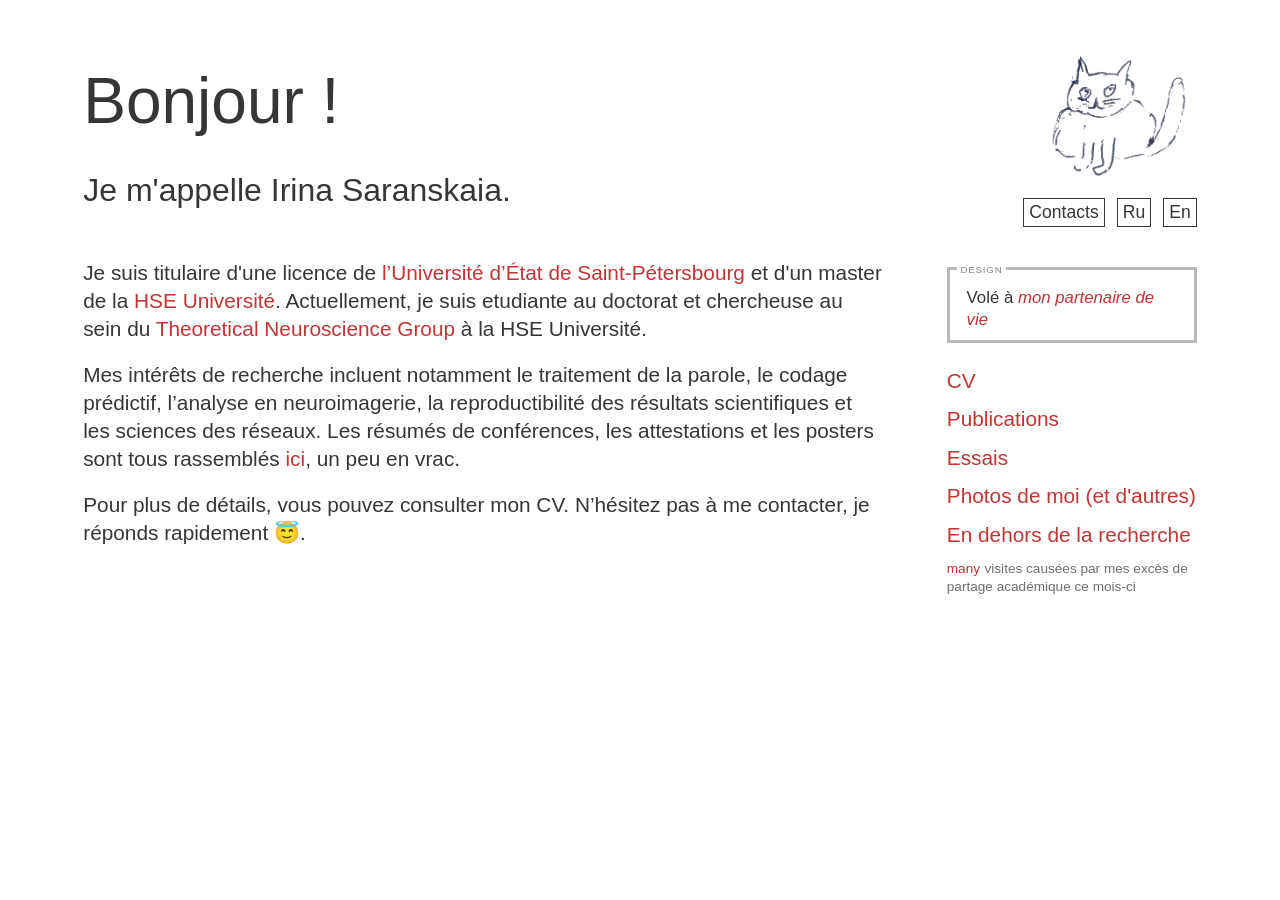
<file: index_fr.html>
<!DOCTYPE html>
<html lang="fr">
<head>
    <meta charset="UTF-8">
    <meta name="viewport" content="width=device-width, initial-scale=1.0">    
    <title>Irina Saranskaia</title>
    <link rel="icon" type="image/jpg" href="favicon-16x16.jpg" sizes="16x16" />
    <link rel="icon" type="image/jpg" href="favicon-32x32.jpg" sizes="32x32" />
    <link rel="icon" type="image/jpg" href="favicon-48x48.jpg" sizes="48x48" />
    <link rel="stylesheet" href="index.css"/>
</head>
<body>
<div class="adaptive">

  <div class="header">
  <h1>Bonjour !</h1>
  <div class="name-line">
    <h2>Je m'appelle Irina Saranskaia.</h2>

    <div class="header-controls">

  <div class="site-mark">
    <img src="images/cat_transparent.png" alt="Site cat logo">
<!--      <p class="site-mark-caption">guardian of my website</p>-->

  </div>

  <div class="controls-row">
<div class="contacts" data-copied="Copié dans le presse-papiers">
  <a href="https://t.me/imsaranskaia" target="_blank">Telegram</a> |
  <a href="https://github.com/eirenesq/" target="_blank">Git</a> |
  <a href="https://www.researchgate.net/profile/Irina-Saranskaia?ev=hdr_xprf" target="_blank">RGate</a> |
  <button type="button"
          class="copy-email"
          data-email="irinasaranskaia@gmail.com">
    E-mail
  </button>
</div>

    <button type="button" class="contacts_button">Contacts</button>
    <a href="index_ru.html" class="language_button">Ru</a>
      <a href="index.html" class="language_button">En</a>
  </div>

</div>
  </div>
</div>
        <div class="content">    
            <p>Je suis titulaire d'une licence de
                <a href="https://english.spbu.ru" target="_blank">l’Université d’État de Saint-Pétersbourg</a>
                et d'un master de la
                <a href="https://www.hse.ru/en" target="_blank">HSE Université</a>. Actuellement, je suis etudiante
                au doctorat et chercheuse au sein du <a href="https://www.hse.ru/en/cdm-centre/theoretical" target="_blank">
                    Theoretical Neuroscience Group</a> à la HSE Université.</p>
            <br>
            <p>Mes intérêts de recherche incluent notamment
                le traitement de la parole,
                le codage prédictif, l’analyse en neuroimagerie, la reproductibilité des résultats scientifiques
                et les sciences des réseaux.
                Les résumés de conférences, les attestations et les posters sont tous rassemblés <a href="https://drive.google.com/drive/folders/1K1K_vej_IF8VgNGU1X8P3puBC2jqVm66?usp=sharing" target="_blank">ici</a>, un peu en vrac.</p>
              </p>
            <br>
                <p>Pour plus de détails, vous pouvez consulter mon CV.
                    N’hésitez pas à me contacter, je réponds rapidement 😇.</p>
            <br>
        </div>    
        <div class="sidebar">
  <p class="design-credit">
    Volé à
      <a href="https://daniilvlasenko.info" target="_blank"><i>mon partenaire de vie</i></a>
  </p>

  <nav class="site-links">
    <p><a href="CV.pdf" target="_blank" rel="noopener noreferrer">CV</a></p>
    <p>
      <a href="https://scholar.google.com/citations?user=JqZ1j00AAAAJ&hl=fr"
         target="_blank"
         rel="noopener noreferrer">
        Publications
      </a>
    </p>
    <p><a href="essay_fr.html">Essais</a></p>
    <p><a href="photos_fr.html">Photos de moi (et d'autres)</a></p>
    <p><a href="interests_fr.html">En dehors de la recherche</a></p>
  </nav>
            <div class="visit-box">
  <span id="monthly-visits" class="visit-number">Je compte … </span>
  <span class="visit-caption">visites causées par mes excès de partage académique ce mois-ci</span>
</div>

</div>
        </div>
    <script src="index.js" defer></script>

<script>
  async function loadMonthlyVisits() {
    const counter = document.querySelector("#monthly-visits");

    try {
      const response = await fetch(
        "https://irinasaranskaia.goatcounter.com/counter/TOTAL.json?start=month"
      );

      const data = await response.json();
      counter.textContent = data.count;
    } catch (error) {
      counter.textContent = "many";
    }
  }

  loadMonthlyVisits();
</script>

<script data-goatcounter="https://irinasaranskaia.goatcounter.com/count"
        async src="//gc.zgo.at/count.js"></script>
</body>
</html>
</file>
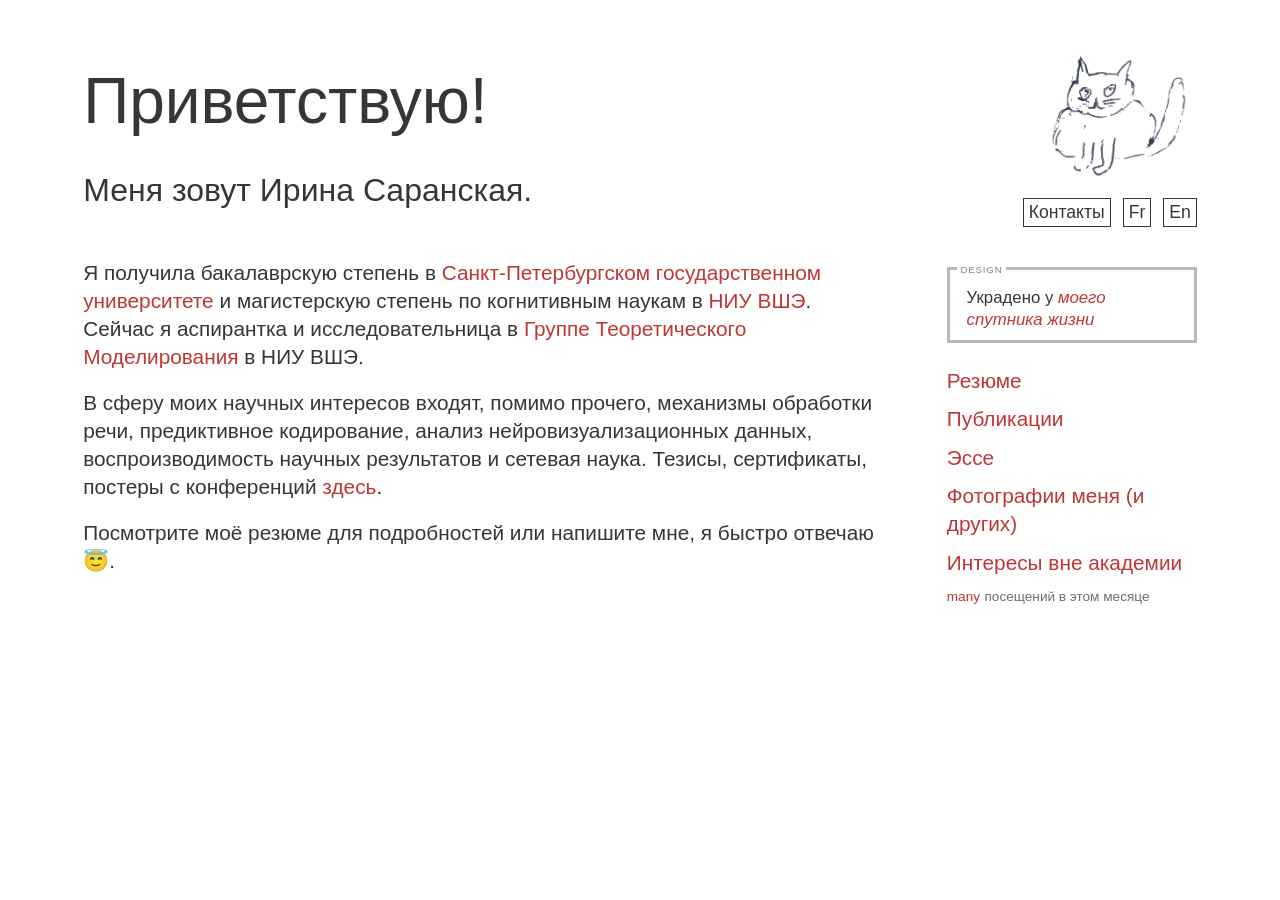
<file: index_ru.html>
<!DOCTYPE html>
<html lang="en">
<head>
    <meta charset="UTF-8">
    <meta name="viewport" content="width=device-width, initial-scale=1.0">    
    <title>Irina Saranskaia</title>
    <link rel="icon" type="image/jpg" href="favicon-16x16.jpg" sizes="16x16" />
    <link rel="icon" type="image/jpg" href="favicon-32x32.jpg" sizes="32x32" />
    <link rel="icon" type="image/jpg" href="favicon-48x48.jpg" sizes="48x48" />
    <link rel="stylesheet" href="index.css"/>
</head>
<body>

<div class="adaptive">
  <div class="header">
  <h1>Приветствую!</h1>
  <div class="name-line">
    <h2>Меня зовут Ирина Саранская.</h2>

    <div class="header-controls">

  <div class="site-mark">
    <img src="images/cat_transparent.png" alt="Site cat logo">
<!--      <p class="site-mark-caption">guardian of my website</p>-->

  </div>
  <div class="controls-row">
<div class="contacts" data-copied="Скопировано в буфер обмена">
  <a href="https://t.me/imsaranskaia" target="_blank">Telegram</a> |
  <a href="https://github.com/eirenesq/" target="_blank">Git</a> |
  <a href="https://www.researchgate.net/profile/Irina-Saranskaia?ev=hdr_xprf" target="_blank">RGate</a> |
  <button type="button"
          class="copy-email"
          data-email="irinasaranskaia@gmail.com">
    E-mail
  </button>
</div>

    <button type="button" class="contacts_button">Контакты</button>
    <a href="index_fr.html" class="language_button">Fr</a>
      <a href="index.html" class="language_button">En</a>
  </div>

</div>
  </div>
</div>

        <div class="content">    
            <p>Я получила бакалаврскую степень в
                <a href="https://english.spbu.ru" target="_blank">Санкт-Петербургском государственном университете</a>
                и магистерскую степень по когнитивным наукам в
                <a href="https://www.hse.ru/en" target="_blank">НИУ ВШЭ</a>. Сейчас я аспирантка и исследовательница
                 в <a href="https://www.hse.ru/en/cdm-centre/theoretical" target="_blank">
                    Группе Теоретического Моделирования</a> в НИУ ВШЭ.</p>
            <br>
            <p>В сферу моих научных интересов входят, помимо прочего, механизмы обработки речи, предиктивное кодирование,
                анализ нейровизуализационных данных, воспроизводимость научных результатов и сетевая наука.
                Тезисы, сертификаты, постеры с конференций <a href="https://drive.google.com/drive/folders/1K1K_vej_IF8VgNGU1X8P3puBC2jqVm66?usp=sharing" target="_blank">здесь</a>.</p>
              
              </p>
            <br>
                <p>Посмотрите моё резюме для подробностей или напишите мне, я быстро отвечаю 😇.</p>
            <br>
        </div>    
        <div class="sidebar">
  <p class="design-credit">
    Украдено у
      <a href="https://daniilvlasenko.info" target="_blank"><i>моего спутника жизни</i></a>
  </p>

  <nav class="site-links">
    <p><a href="CV.pdf" target="_blank" rel="noopener noreferrer">Резюме</a></p>
    <p>
      <a href="https://scholar.google.com/citations?user=JqZ1j00AAAAJ&hl=ru"
         target="_blank"
         rel="noopener noreferrer">
        Публикации
      </a>
    </p>
    <p><a href="essay_ru.html">Эссе</a></p>
    <p><a href="photos_ru.html">Фотографии меня (и других)</a></p>
    <p><a href="interests_ru.html">Интересы вне академии</a></p>
  </nav>
             <div class="visit-box">
  <span id="monthly-visits" class="visit-number">считаю...</span>
  <span class="visit-caption">посещений в этом месяце </span>
</div>

</div>
        </div>
    <script src="index.js" defer></script>


<script>
  async function loadMonthlyVisits() {
    const counter = document.querySelector("#monthly-visits");

    try {
      const response = await fetch(
        "https://irinasaranskaia.goatcounter.com/counter/TOTAL.json?start=month"
      );

      const data = await response.json();
      counter.textContent = data.count;
    } catch (error) {
      counter.textContent = "many";
    }
  }

  loadMonthlyVisits();
</script>

<script data-goatcounter="https://irinasaranskaia.goatcounter.com/count"
        async src="//gc.zgo.at/count.js"></script>

</body>
</html>
</file>
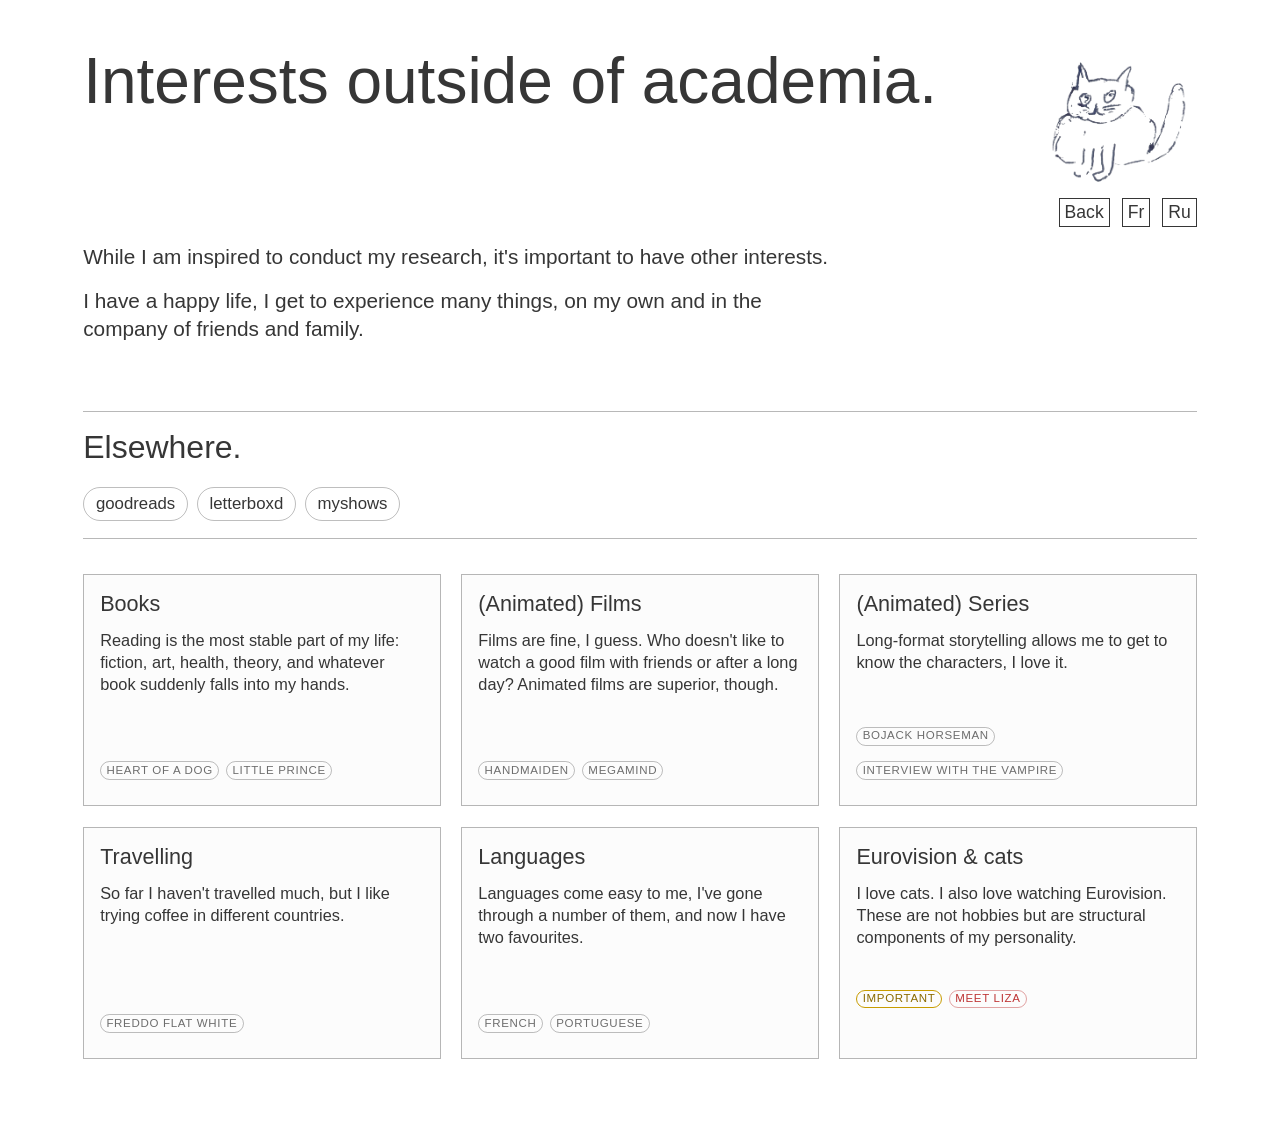
<file: interests.html>
<!DOCTYPE html>
<html lang="en">
<head>
  <meta charset="UTF-8"/>
  <meta http-equiv="X-UA-Compatible" content="IE=edge"/>
  <meta name="viewport" content="width=device-width, initial-scale=1.0"/>
  <title>Irina Saranskaia</title>
  <link rel="icon" type="image/jpg" href="favicon-16x16.jpg" sizes="16x16" />
  <link rel="icon" type="image/jpg" href="favicon-32x32.jpg" sizes="32x32" />
  <link rel="icon" type="image/jpg" href="favicon-48x48.jpg" sizes="48x48" />
  <link rel="stylesheet" href="interests.css" />
</head>
<body>
  <div class="adaptive">
    <div class="header">

<div class="title-bar">
  <h1>Interests outside of academia.</h1>

  <div class="page-top">
    <div class="site-mark" aria-hidden="true">
      <img src="images/cat_transparent.png" alt="">
    </div>

    <nav class="top-buttons">
      <a class="back_button" href="index.html">Back</a>
    <a href="interests_fr.html" class="language_button">Fr</a>
      <a href="interests_ru.html" class="language_button">Ru</a>
    </nav>
  </div>
</div>

<p>
  While I am inspired to conduct my research, it's important to have other
  interests.
</p>

<p class="intro">
  I have a happy life, I get to experience many things,
  on my own and in the company of friends and family.
</p>
    </div>

    <main class="content">
      <section class="profile-section">
        <h2>Elsewhere.</h2>
        <div class="profile-links">
          <a class="profile-link" href="https://www.goodreads.com/user/show/148943662-eirene-saar" target="_blank">goodreads</a>
          <a class="profile-link" href="https://letterboxd.com/TFEP" target="_blank">letterboxd</a>
          <a class="profile-link" href="https://en.myshows.me/TFEP" target="_blank">myshows</a>
        </div>
      </section>

      <section class="interests-grid">
        <article class="interest-card">
          <h3>Books</h3>
          <p>Reading is the most stable part of my life: fiction, art, health,
            theory, and whatever book suddenly falls into my hands.</p>
          <div class="tag-row">
          <span class="interest-marker">Heart of a Dog</span>
          <span class="interest-marker">Little Prince</span>
            </div>
        </article>
        <article class="interest-card">
          <h3>(Animated) Films</h3>
          <p>Films are fine, I guess. Who doesn't like to watch a good film with friends or after a long day?
            Animated films are superior, though.</p>
           <div class="tag-row">
          <span class="interest-marker">Handmaiden</span>
          <span class="interest-marker">Megamind</span>
           </div>
        </article>
        <article class="interest-card">
          <h3>(Animated) Series</h3>
          <p>Long-format storytelling allows me to get to know the characters, I love it. </p>
                    <div class="tag-row">
                      <span class="interest-marker">Bojack Horseman</span>
          <span class="interest-marker">Interview with the Vampire</span>
                    </div>
        </article>
        <article class="interest-card">
          <h3>Travelling</h3>
          <p>So far I haven't travelled much, but I like trying coffee in different countries.</p>
                    <div class="tag-row">
          <span class="interest-marker">freddo flat white</span>
                    </div>
        </article>
        <article class="interest-card">
          <h3>Languages</h3>
          <p>Languages come easy to me, I've gone through a number of them, and now I have two favourites. </p>
                  <div class="tag-row">
                    <span class="interest-marker">french</span>
                    <span class="interest-marker">portuguese</span>
                  </div>
        </article>
        <article class="interest-card favourite">
          <h3>Eurovision & cats</h3>
          <p>I love cats. I also love watching Eurovision. These are not hobbies but are structural components of my personality.</p>

<div class="interest-extra">
  <span class="interest-marker">important</span>

  <button type="button"
          class="cat-note-button"
          data-cat-toggle
          aria-expanded="false">
    meet Liza
  </button>
</div>

<div class="cat-note" hidden>
  <img src="images/liza.JPG" alt="Liza the cat">
  <p>This is Liza. She turned 19 this year.</p>
</div>

        </article>
      </section>
    </main>
  </div>
  <script>
    document.addEventListener("DOMContentLoaded", () => {
      document.querySelectorAll("[data-cat-toggle]").forEach((button) => {
        button.addEventListener("click", () => {
          const card = button.closest(".interest-card");
          const note = card.querySelector(".cat-note");
          const isOpen = !note.hidden;

          note.hidden = isOpen;
          button.setAttribute("aria-expanded", String(!isOpen));
        });
      });
    });
  </script>
</body>
</html>
</file>
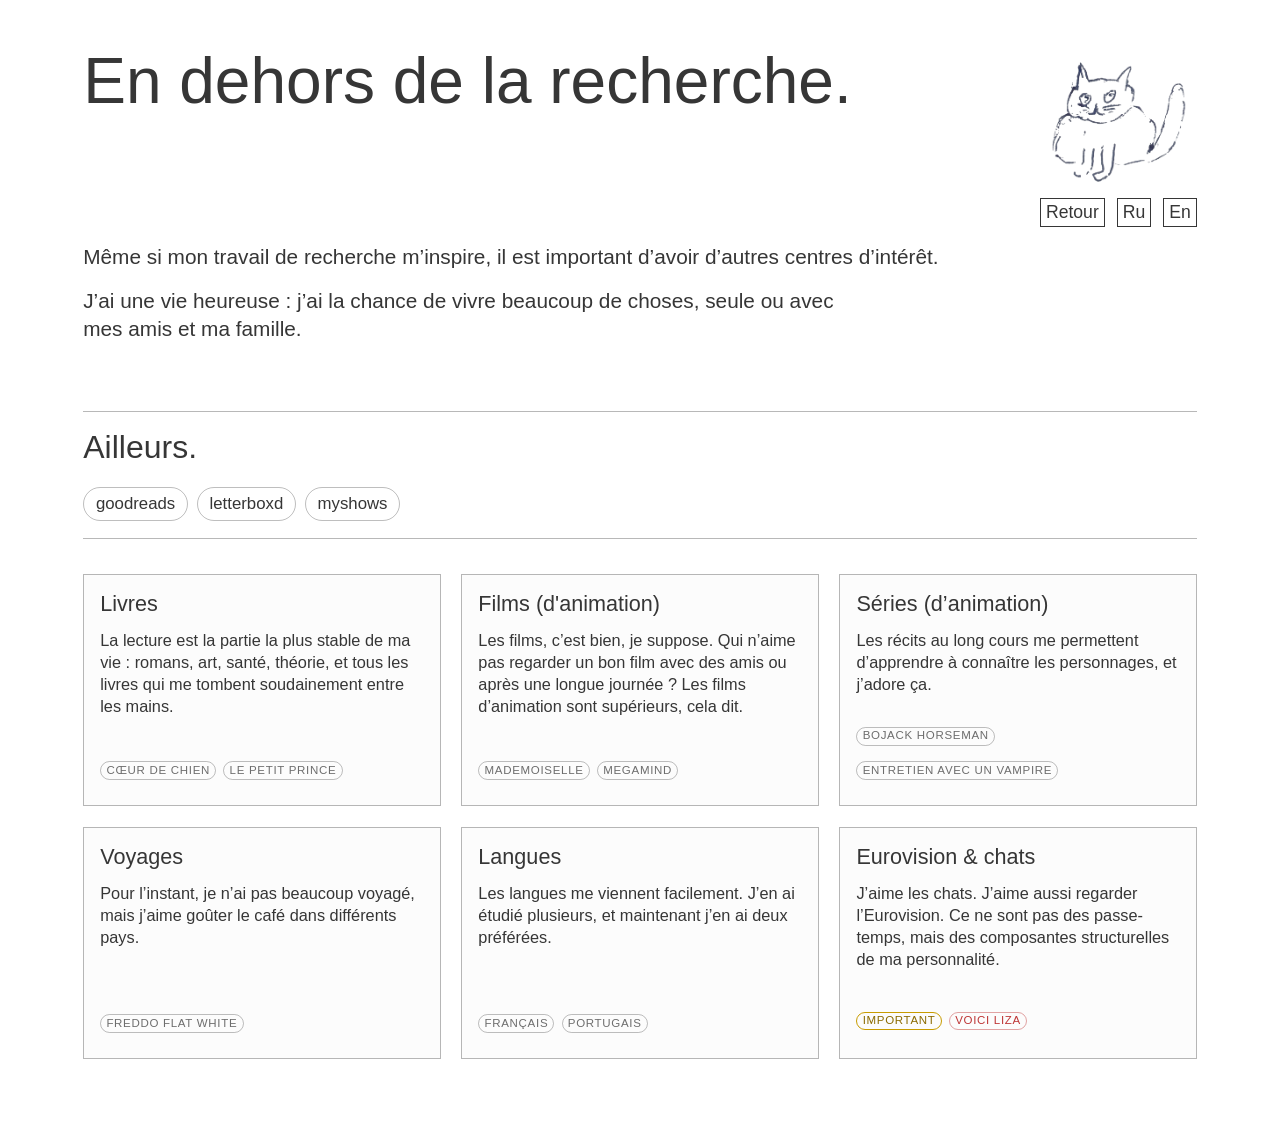
<file: interests_fr.html>
<!DOCTYPE html>
<html lang="fr">
<head>
  <meta charset="UTF-8"/>
  <meta http-equiv="X-UA-Compatible" content="IE=edge"/>
  <meta name="viewport" content="width=device-width, initial-scale=1.0"/>
  <title>Irina Saranskaia</title>
  <link rel="icon" type="image/jpg" href="favicon-16x16.jpg" sizes="16x16" />
  <link rel="icon" type="image/jpg" href="favicon-32x32.jpg" sizes="32x32" />
  <link rel="icon" type="image/jpg" href="favicon-48x48.jpg" sizes="48x48" />
  <link rel="stylesheet" href="interests.css" />
</head>
<body>
  <div class="adaptive">
    <div class="header">
      <div class="title-bar">
        <h1>En dehors de la recherche.</h1>
        <div class="page-top">
      <div class="site-mark" aria-hidden="true">
        <img src="images/cat_transparent.png" alt="">
      </div>
          <nav class="top-buttons">
            <a class="back_button" href="index_fr.html">Retour</a>
    <a href="interests_ru.html" class="language_button">Ru</a>
      <a href="interests.html" class="language_button">En</a>
          </nav>
        </div>
      </div>
      <p>Même si mon travail de recherche m’inspire, il est important d’avoir
        d’autres centres d’intérêt.</p>
      <p class="intro">
        J’ai une vie heureuse : j’ai la chance de vivre beaucoup de choses,
        seule ou avec mes amis et ma famille.
      </p>
    </div>

    <main class="content">
      <section class="profile-section">
        <h2>Ailleurs.</h2>
        <div class="profile-links">
          <a class="profile-link" href="https://www.goodreads.com/user/show/148943662-eirene-saar" target="_blank">goodreads</a>
          <a class="profile-link" href="https://letterboxd.com/TFEP" target="_blank">letterboxd</a>
          <a class="profile-link" href="https://en.myshows.me/TFEP" target="_blank">myshows</a>
        </div>
      </section>

      <section class="interests-grid">
        <article class="interest-card">
          <h3>Livres</h3>
          <p>La lecture est la partie la plus stable de ma vie : romans, art, santé,
            théorie, et tous les livres qui me tombent soudainement entre les mains.</p>
          <div class="tag-row">
          <span class="interest-marker">Cœur de chien</span> <span class="interest-marker">Le Petit Prince</span>
          </div>
        </article>
        <article class="interest-card">
          <h3>Films (d'animation)</h3>
          <p>Les films, c’est bien, je suppose. Qui n’aime pas regarder un bon film avec des amis ou après une longue journée ?
            Les films d’animation sont supérieurs, cela dit.</p>
                   <div class="tag-row">
          <span class="interest-marker">Mademoiselle</span>
          <span class="interest-marker">Megamind</span>
                   </div>
        </article>
        <article class="interest-card">
          <h3>Séries (d’animation)</h3>
          <p>Les récits au long cours me permettent d’apprendre à connaître les personnages, et j’adore ça. </p>
                 <div class="tag-row">
          <span class="interest-marker">Bojack Horseman</span>
          <span class="interest-marker">Entretien avec un vampire</span>
                 </div>
        </article>
        <article class="interest-card">
          <h3>Voyages</h3>
          <p>Pour l’instant, je n’ai pas beaucoup voyagé, mais j’aime goûter le café dans différents pays.</p>
                    <div class="tag-row">
                      <span class="interest-marker">freddo flat white</span>
                    </div>
        </article>
        <article class="interest-card">
          <h3>Langues</h3>
          <p>Les langues me viennent facilement. J’en ai étudié plusieurs, et maintenant j’en ai deux préférées.</p>
                  <div class="tag-row">
          <span class="interest-marker">français</span> <span class="interest-marker">portugais</span>
                  </div>
        </article>
        <article class="interest-card favourite">
          <h3>Eurovision & chats</h3>
          <p>J’aime les chats. J’aime aussi regarder l’Eurovision. Ce ne sont pas des passe-temps, mais des composantes structurelles de ma personnalité.</p>

<div class="interest-extra">
  <span class="interest-marker">important</span>

  <button type="button"
          class="cat-note-button"
          data-cat-toggle
          aria-expanded="false">
    voici Liza
  </button>
</div>

<div class="cat-note" hidden>
  <img src="images/liza.JPG" alt="Liza le chat">
  <p>Voici Liza. Elle a eu 19 ans cette année.</p>
</div>
        </article>
      </section>
    </main>
  </div>
  <script>
    document.addEventListener("DOMContentLoaded", () => {
      document.querySelectorAll("[data-cat-toggle]").forEach((button) => {
        button.addEventListener("click", () => {
          const card = button.closest(".interest-card");
          const note = card.querySelector(".cat-note");
          const isOpen = !note.hidden;

          note.hidden = isOpen;
          button.setAttribute("aria-expanded", String(!isOpen));
        });
      });
    });
  </script>
</body>
</html>
</file>
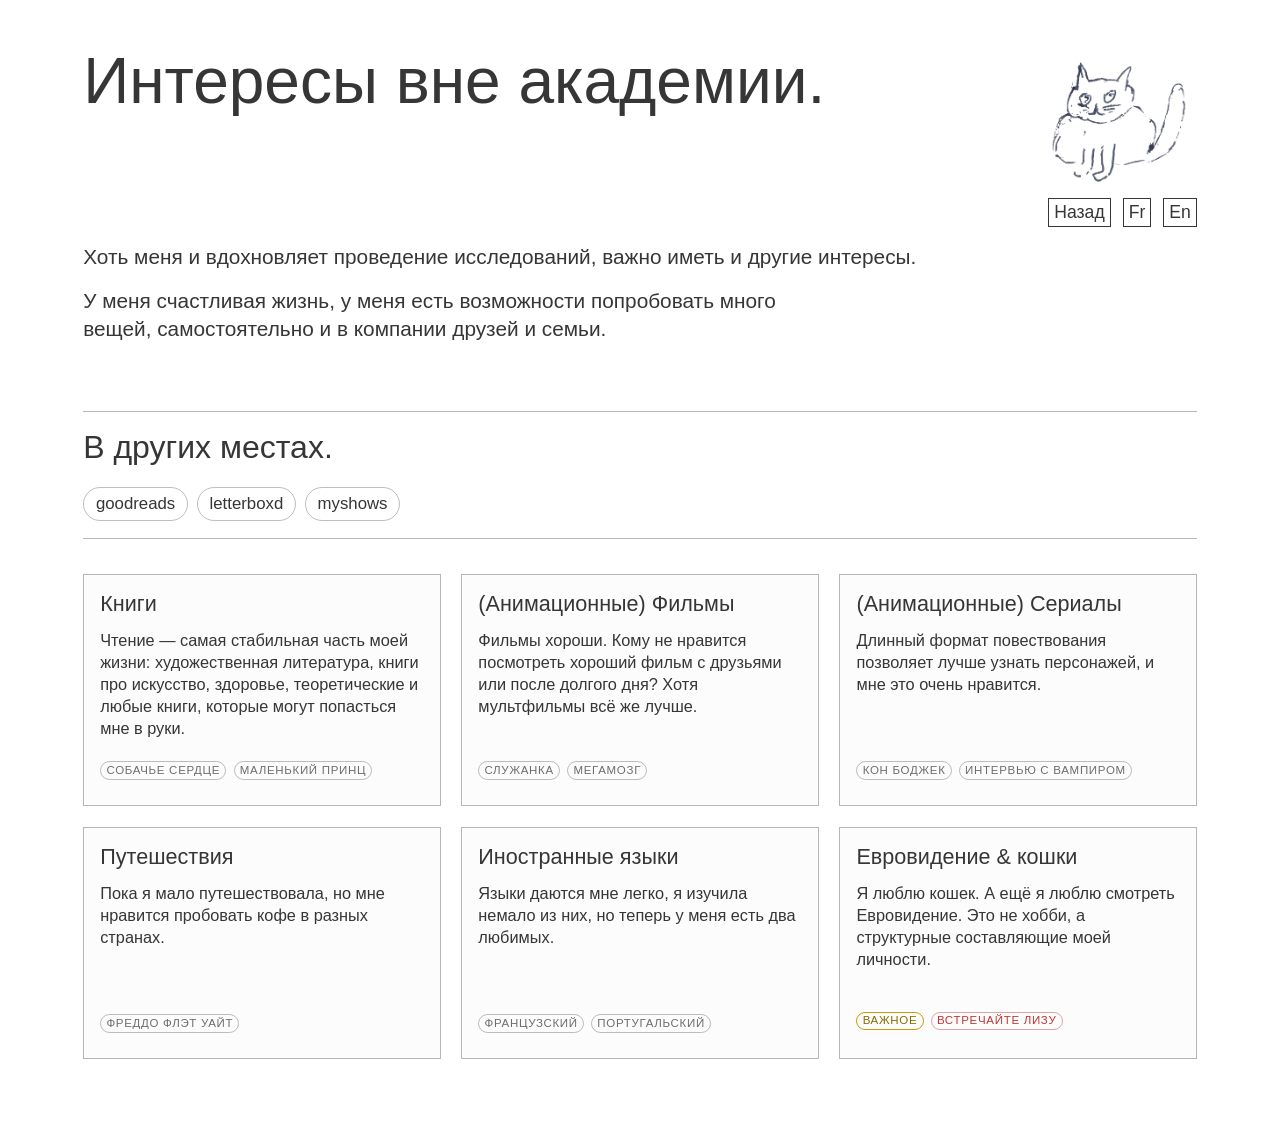
<file: interests_ru.html>
<!DOCTYPE html>
<html lang="en">
<head>
  <meta charset="UTF-8"/>
  <meta http-equiv="X-UA-Compatible" content="IE=edge"/>
  <meta name="viewport" content="width=device-width, initial-scale=1.0"/>
  <title>Irina Saranskaia</title>
  <link rel="icon" type="image/jpg" href="favicon-16x16.jpg" sizes="16x16" />
  <link rel="icon" type="image/jpg" href="favicon-32x32.jpg" sizes="32x32" />
  <link rel="icon" type="image/jpg" href="favicon-48x48.jpg" sizes="48x48" />
  <link rel="stylesheet" href="interests.css" />
</head>
<body>
  <div class="adaptive">
    <div class="header">

<div class="title-bar">
  <h1>Интересы вне академии.</h1>

  <div class="page-top">
    <div class="site-mark" aria-hidden="true">
      <img src="images/cat_transparent.png" alt="">
    </div>

    <nav class="top-buttons">
      <a class="back_button" href="index_ru.html">Назад</a>
          <a href="interests_fr.html" class="language_button">Fr</a>
      <a href="interests.html" class="language_button">En</a>
    </nav>
  </div>
</div>

<p>
Хоть меня и вдохновляет проведение исследований, важно иметь и другие интересы.

</p>

<p class="intro">
У меня счастливая жизнь, у меня есть возможности попробовать много вещей,
самостоятельно и в компании друзей и семьи.
</p>
    </div>

    <main class="content">
      <section class="profile-section">
        <h2>В других местах.</h2>
        <div class="profile-links">
          <a class="profile-link" href="https://www.goodreads.com/user/show/148943662-eirene-saar" target="_blank">goodreads</a>
          <a class="profile-link" href="https://letterboxd.com/TFEP" target="_blank">letterboxd</a>
          <a class="profile-link" href="https://en.myshows.me/TFEP" target="_blank">myshows</a>
        </div>
      </section>

      <section class="interests-grid">
        <article class="interest-card">
          <h3>Книги</h3>
          <p>Чтение — самая стабильная часть моей жизни: художественная литература, книги про искусство, здоровье,
теоретические и любые книги, которые могут попасться мне в руки.</p>
          <div class="tag-row">
          <span class="interest-marker">Собачье сердце</span>
          <span class="interest-marker">Маленький принц</span>
            </div>
        </article>
        <article class="interest-card">
          <h3>(Анимационные) Фильмы</h3>
          <p>Фильмы хороши.
            Кому не нравится посмотреть хороший фильм с друзьями или после долгого дня?
            Хотя мультфильмы всё же лучше.</p>
           <div class="tag-row">
          <span class="interest-marker">Служанка</span>
          <span class="interest-marker">Мегамозг</span>
           </div>
        </article>
        <article class="interest-card">
          <h3>(Анимационные) Сериалы</h3>
          <p>Длинный формат повествования позволяет лучше узнать персонажей, и мне это очень нравится. </p>
                    <div class="tag-row">
                      <span class="interest-marker">Кон БоДжек</span>
          <span class="interest-marker">Интервью с вампиром</span>
                    </div>
        </article>
        <article class="interest-card">
          <h3>Путешествия</h3>
          <p>Пока я мало путешествовала, но мне нравится пробовать кофе в разных странах.</p>
                    <div class="tag-row">
          <span class="interest-marker">фреддо флэт уайт</span>
                    </div>
        </article>
        <article class="interest-card">
          <h3>Иностранные языки</h3>
          <p>Языки даются мне легко, я изучила немало из них, но теперь у меня есть два любимых. </p>
                  <div class="tag-row">
                    <span class="interest-marker">французский</span>
                    <span class="interest-marker">португальский</span>
                  </div>
        </article>
        <article class="interest-card favourite">
          <h3>Евровидение & кошки</h3>
          <p>Я люблю кошек. А ещё я люблю смотреть Евровидение. Это не хобби, а структурные составляющие моей личности.</p>

<div class="interest-extra">
  <span class="interest-marker">важное</span>

  <button type="button"
          class="cat-note-button"
          data-cat-toggle
          aria-expanded="false">
    встречайте Лизу
  </button>
</div>

<div class="cat-note" hidden>
  <img src="images/liza.JPG" alt="Liza the cat">
  <p>Это Лиза. В этом году ей исполнилось 19 лет.</p>
</div>

        </article>
      </section>
    </main>
  </div>
  <script>
    document.addEventListener("DOMContentLoaded", () => {
      document.querySelectorAll("[data-cat-toggle]").forEach((button) => {
        button.addEventListener("click", () => {
          const card = button.closest(".interest-card");
          const note = card.querySelector(".cat-note");
          const isOpen = !note.hidden;

          note.hidden = isOpen;
          button.setAttribute("aria-expanded", String(!isOpen));
        });
      });
    });
  </script>
</body>
</html>
</file>
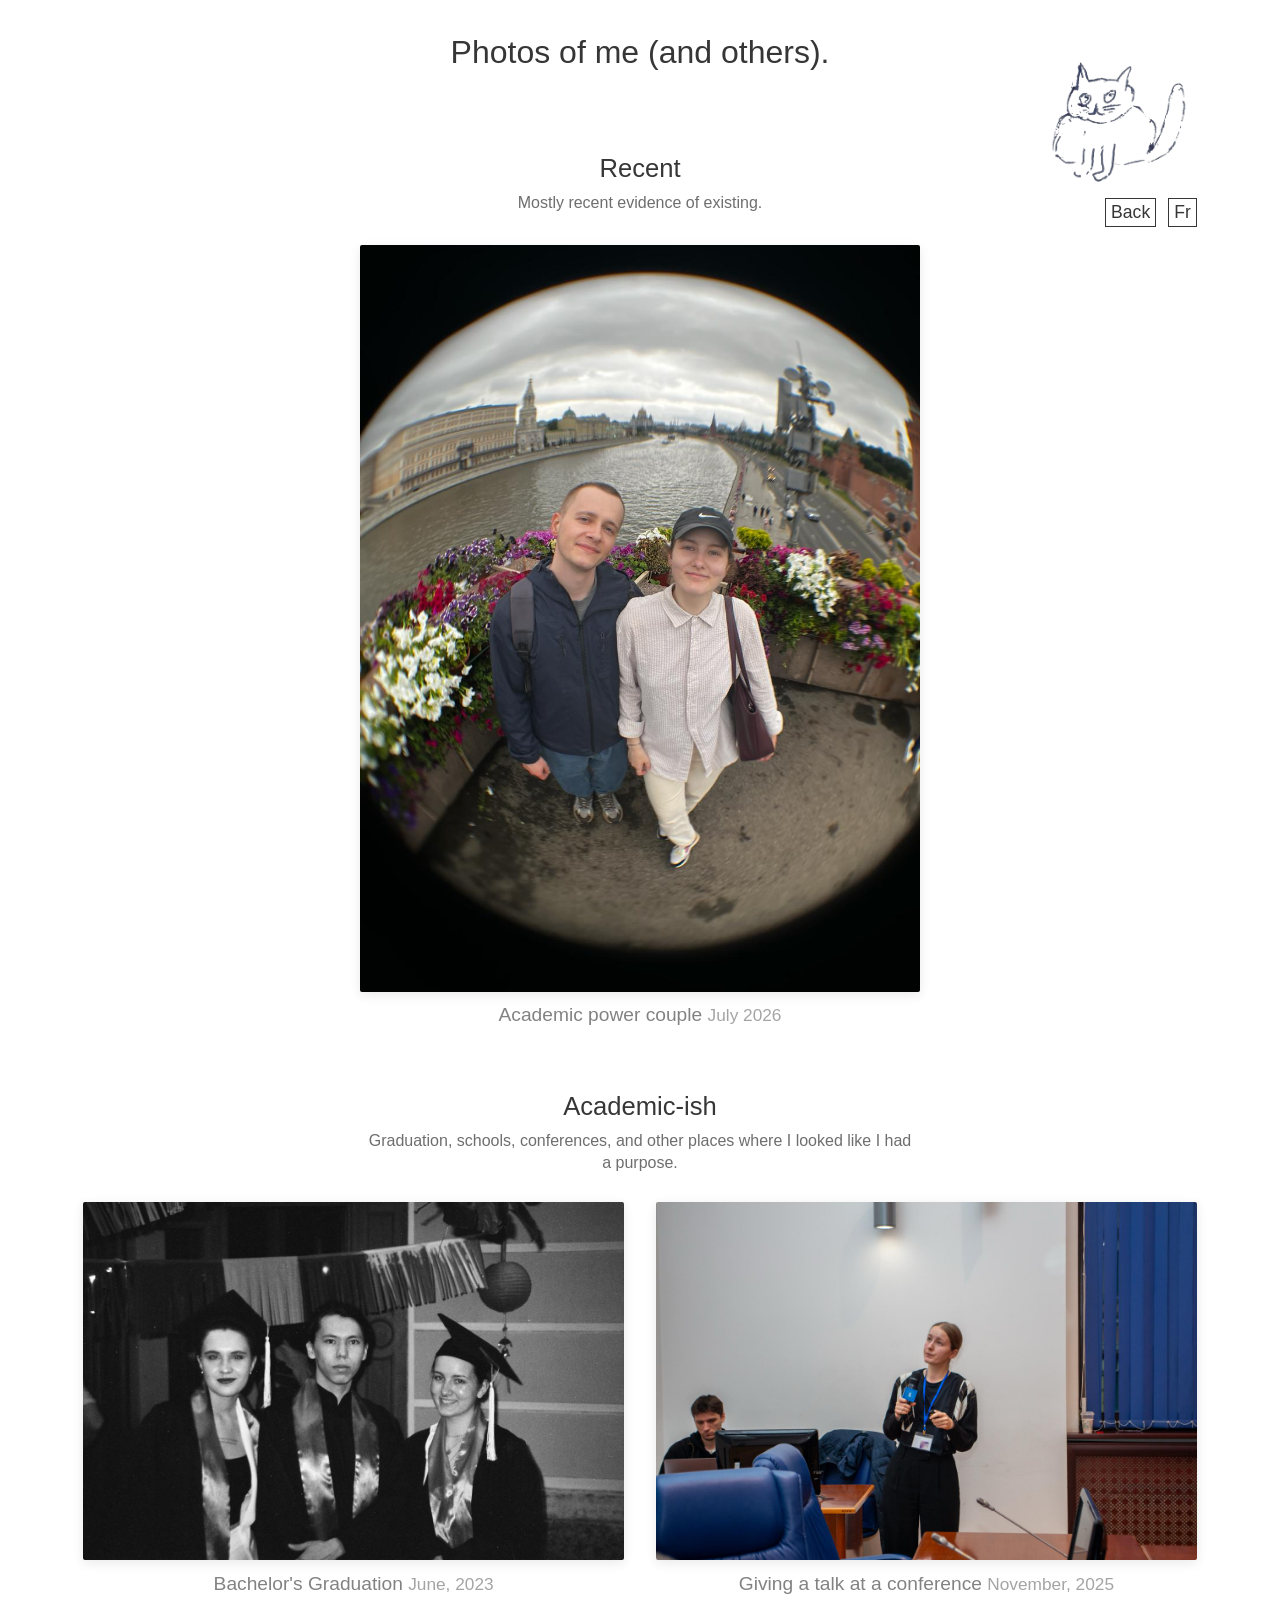
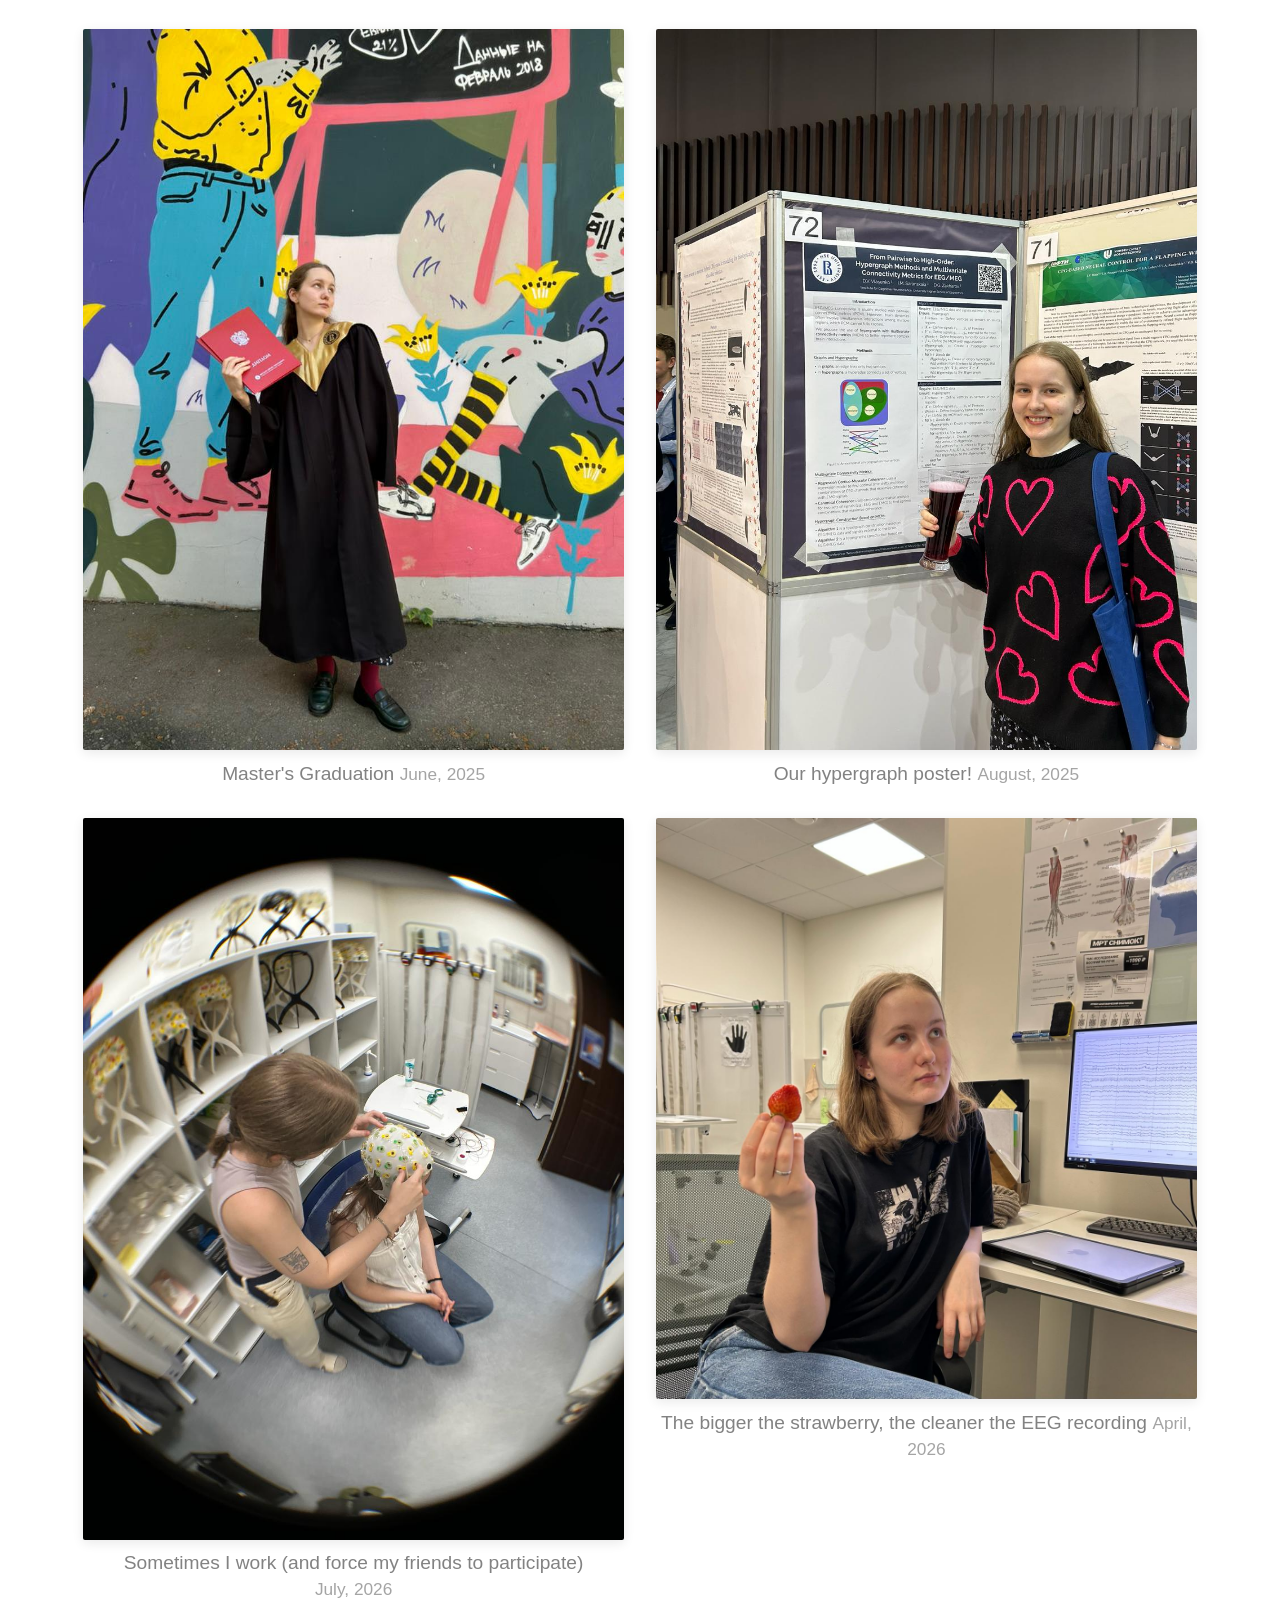
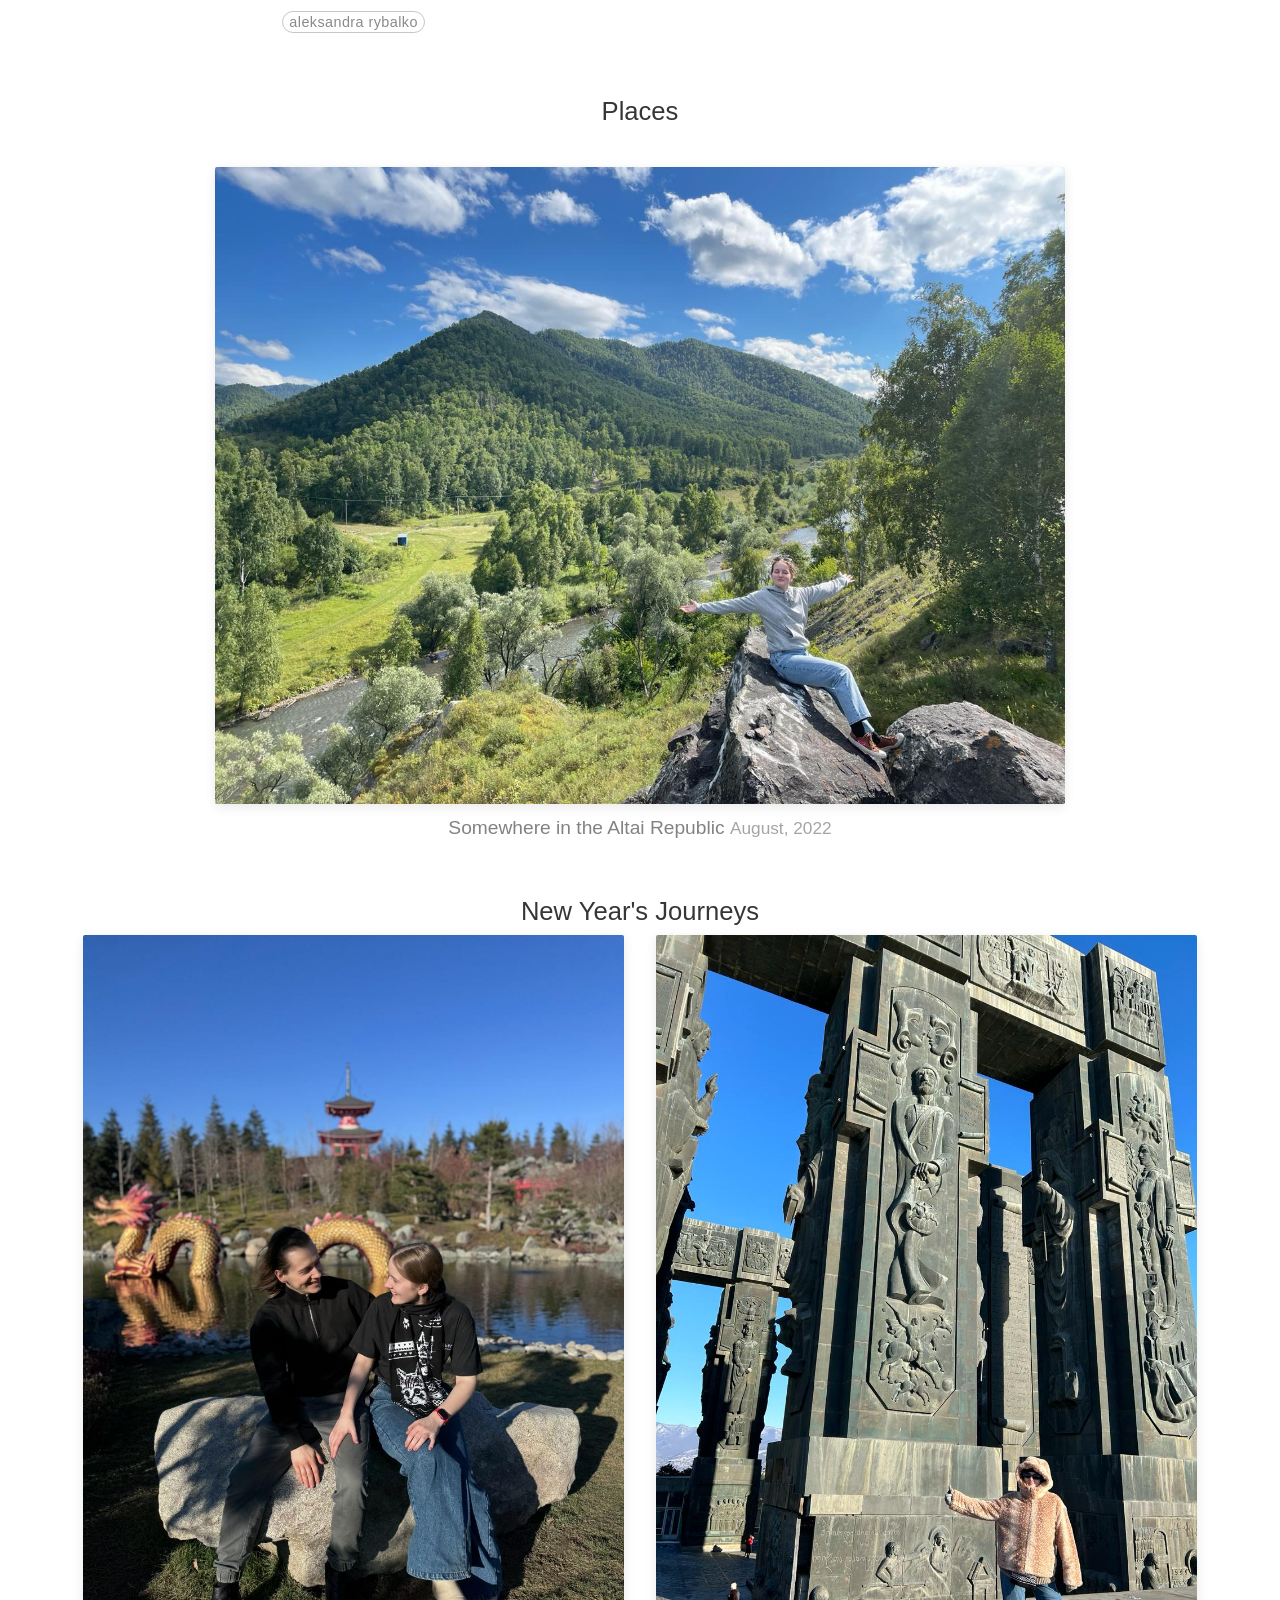
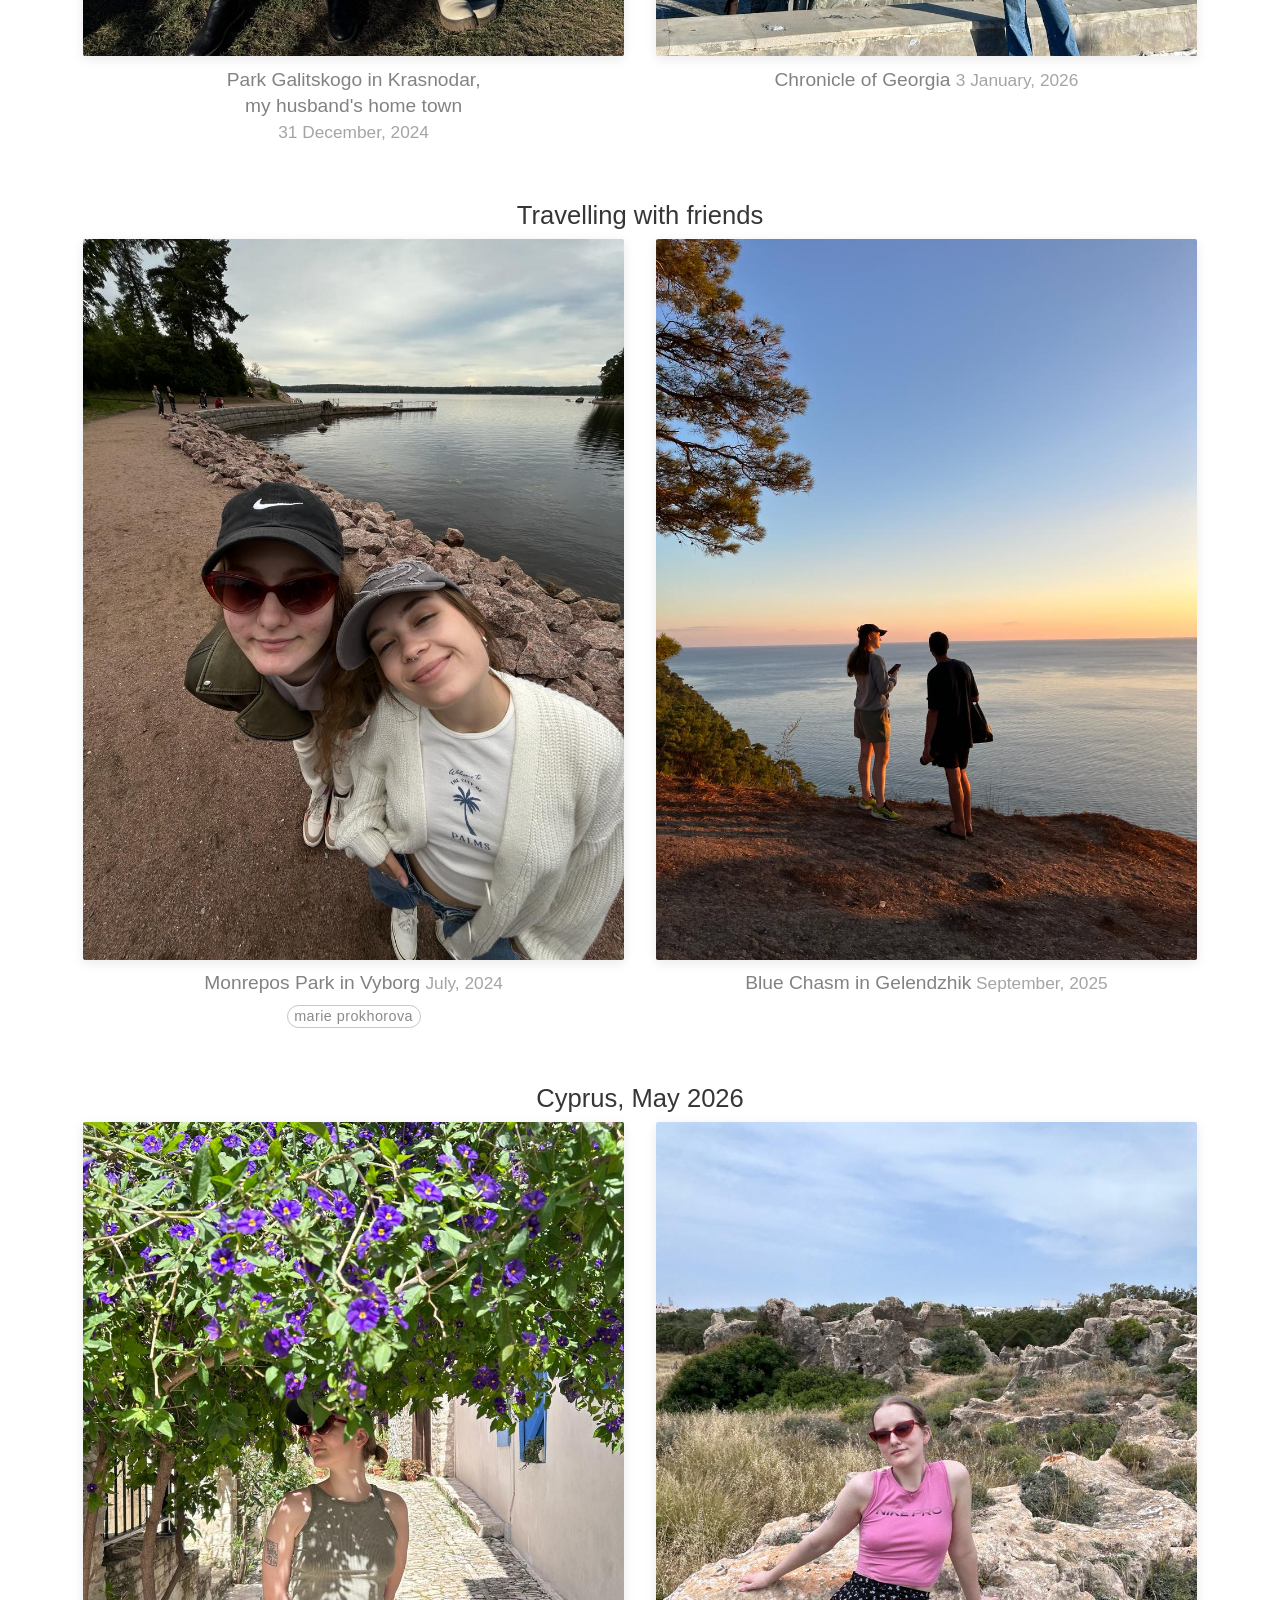
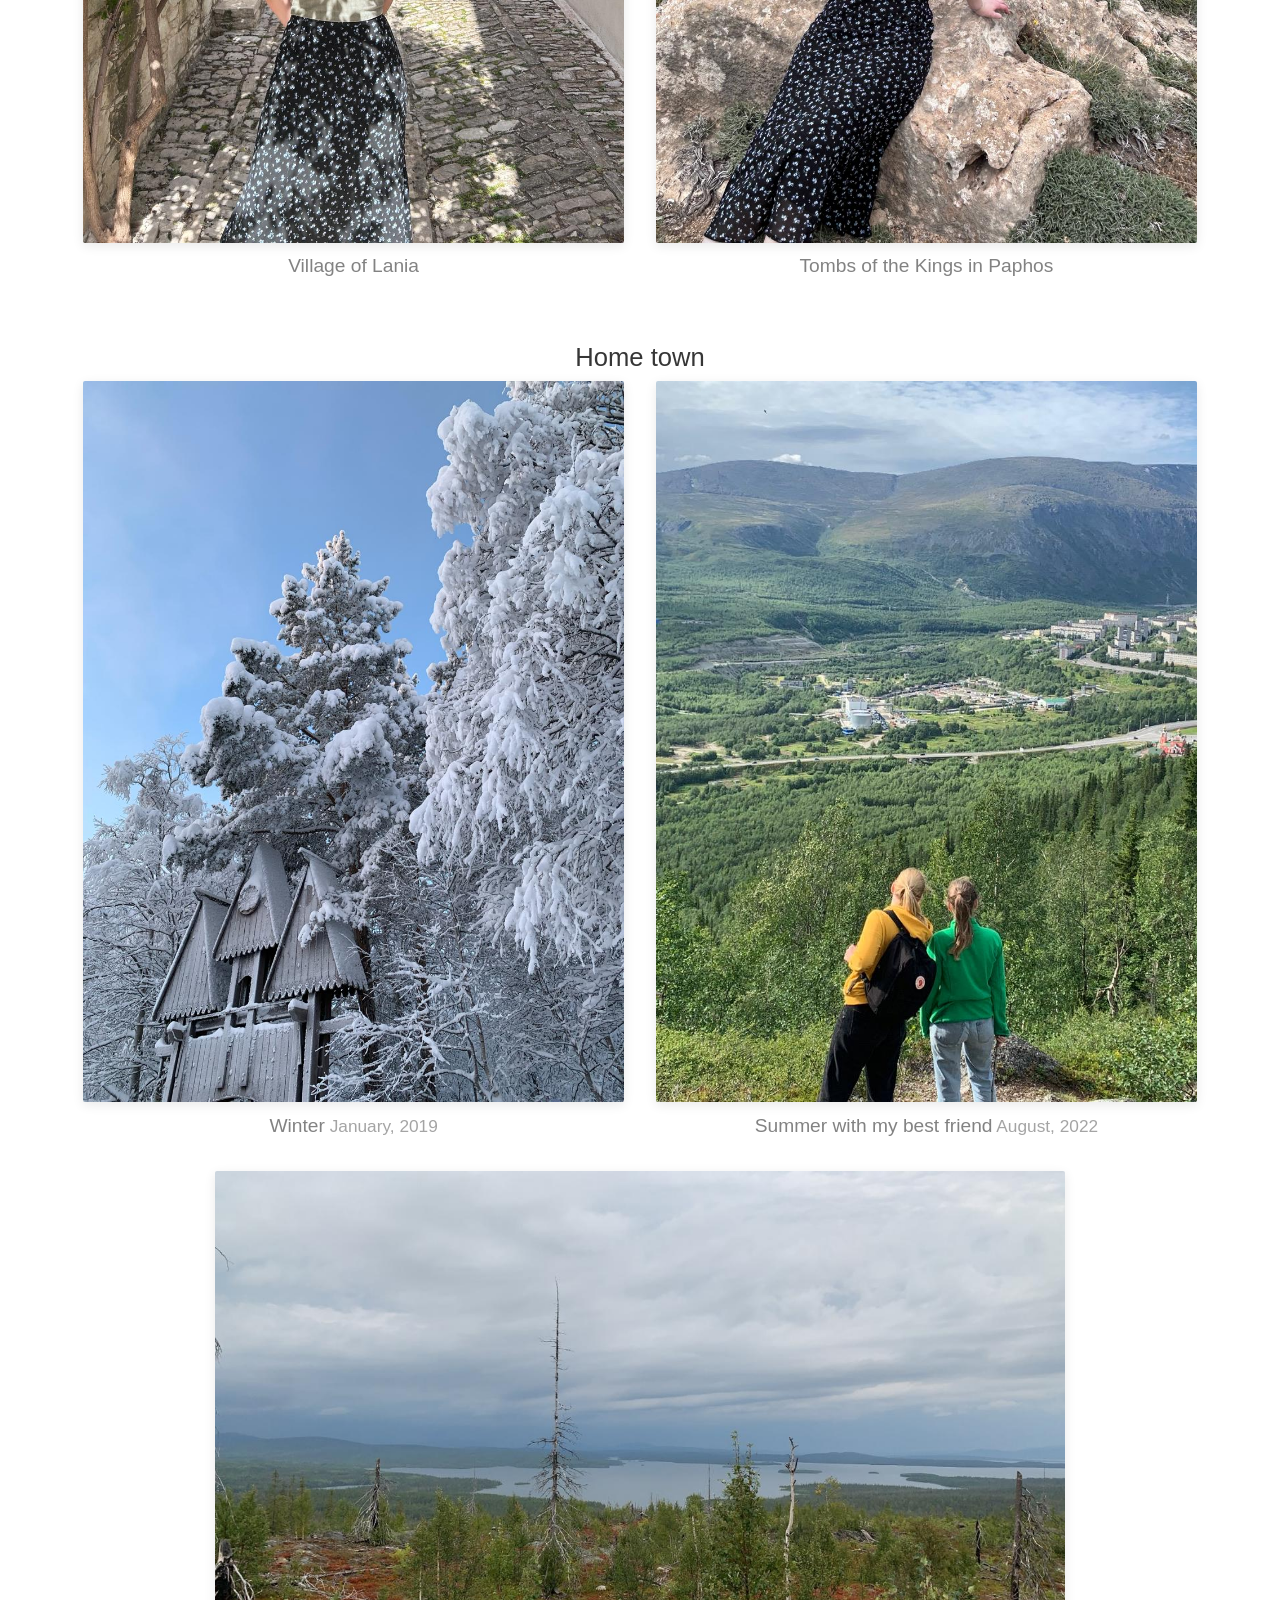
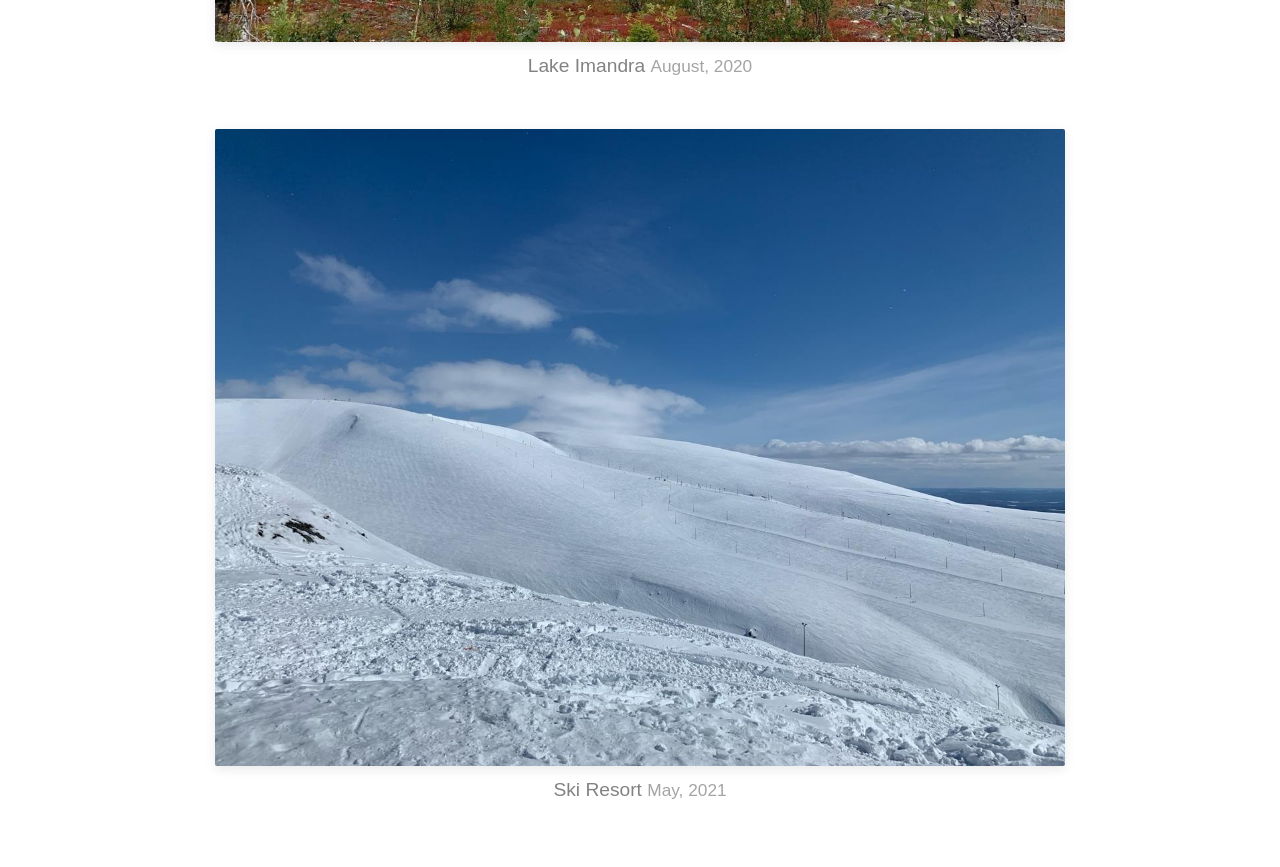
<file: photos.html>
<!DOCTYPE html>
<html lang="en">
<head>
  <meta charset="UTF-8"/>
  <meta http-equiv="X-UA-Compatible" content="IE=edge"/>
  <meta name="viewport" content="width=device-width, initial-scale=1.0"/>
  <title>Irina Saranskaia</title>
  <link rel="icon" type="image/jpg" href="favicon-16x16.jpg" sizes="16x16" />
  <link rel="icon" type="image/jpg" href="favicon-32x32.jpg" sizes="32x32" />
  <link rel="icon" type="image/jpg" href="favicon-48x48.jpg" sizes="48x48" />
  <link rel="stylesheet" href="photos.css" />
</head>
<body>
<div class="photos">

  <div class="title-bar title-bar-centered">
  <div></div>

  <h2 class="title">Photos of me (and others).</h2>

  <div class="page-top">
    <div class="site-mark" aria-hidden="true">
      <img src="images/cat_transparent.png" alt="">
    </div>

    <nav class="top-buttons">
      <a class="back_button" href="index.html">Back</a>
      <a class="language_button" href="photos_fr.html">Fr</a>
    </nav>
  </div>
</div>

  <section class="photo-section">
    <h3 class="photo-section-title">Recent</h3>
    <p class="photo-section-note">
      Mostly recent evidence of existing.
    </p>

    <div class="photo-grid small">
      <figure class="photo-item">
        <img src="images/husband/IMG_9334.jpeg" alt="Husband and I, 2026">
        <figcaption>
          Academic power couple <span class="photo-date"> July 2026</span>
        </figcaption>
      </figure>
    </div>
  </section>

  <section class="photo-section">
    <h3 class="photo-section-title">Academic-ish</h3>
    <p class="photo-section-note">
      Graduation, schools, conferences, and other places where I looked like I had a purpose.
    </p>

    <div class="photo-grid two-columns">
      <figure class="photo-item">
        <img src="images/academicish/bachelors.jpg" alt="Bachelor's Graduation">
        <figcaption>
          Bachelor's Graduation <span class="photo-date">June, 2023</span>
        </figcaption>
      </figure>

      <figure class="photo-item">
        <img src="images/academicish/neuroai.jpg" alt="Talk at NeuroAI">
        <figcaption>
          Giving a talk at a conference <span class="photo-date">November, 2025</span>
        </figcaption>
      </figure>

      <figure class="photo-item">
        <img src="images/academicish/masters.jpeg" alt="Master's Graduation">
        <figcaption>
          Master's Graduation <span class="photo-date">June, 2025</span>
        </figcaption>
      </figure>

        <figure class="photo-item">
        <img src="images/academicish/neurovolga.jpeg" alt="NeuroVolga conference">
        <figcaption>
          Our hypergraph poster! <span class="photo-date">August, 2025</span>
        </figcaption>
      </figure>

      <figure class="photo-item">
        <img src="images/academicish/eeg.jpeg" alt="EEG set-up">
        <figcaption>
          Sometimes I work (and force my friends to participate) <br><span class="photo-date">July, 2026</span>
        </figcaption>
        <div class="friend-links">
    <a href="https://www.researchgate.net/profile/Aleksandra-Rybalko-2" target="_blank" aria-label="ResearchGate">
      Aleksandra Rybalko
    </a>
  </div>
      </figure>

      <figure class="photo-item">
        <img src="images/academicish/strawberry.jpeg" alt="Vitamins">
        <figcaption>
          The bigger the strawberry, the cleaner the EEG recording <span class="photo-date">April, 2026</span>
        </figcaption>
      </figure>


    </div>
  </section>

  <section class="photo-section">
    <div class="photo-grid">
          <h3 class="photo-section-title">Places</h3>
      <figure class="photo-item">
        <img src="images/travel/altai.JPG" alt="Altai">
        <figcaption>
          Somewhere in the Altai Republic <span class="photo-date">August, 2022</span>
        </figcaption>
      </figure>
    </div>
        <h4 class="photo-section-title">New Year's Journeys</h4>
  <div class="photo-grid two-columns">
      <figure class="photo-item">
        <img src="images/travel/krasnodar.jpeg" alt="Krasnodar">
        <figcaption>
         Park Galitskogo in Krasnodar, <br>my husband's home town <br><span class="photo-date">31 December, 2024</span>
        </figcaption>
      </figure>

      <figure class="photo-item">
        <img src="images/travel/georgia.jpeg" alt="Georgia">
        <figcaption>
         Chronicle of Georgia <span class="photo-date">3 January, 2026</span>
        </figcaption>
      </figure>
      </div>
         <h4 class="photo-section-title">Travelling with friends</h4>
    <div class="photo-grid two-columns">
   <figure class="photo-item">
  <img src="images/travel/spb2.jpeg" alt="With the bestie">

  <figcaption>
    Monrepos Park in Vyborg <span class="photo-date">July, 2024</span>
  </figcaption>

  <div class="friend-links">
    <a href="https://www.behance.net/barple" target="_blank" aria-label="Behance">
      Marie Prokhorova
    </a>
  </div>
</figure>

         <figure class="photo-item">
        <img src="images/travel/erik.jpeg" alt="On the quai">
        <figcaption>
         Blue Chasm in Gelendzhik<span class="photo-date"> September, 2025</span>
        </figcaption>
      </figure>

  </div>
      <h4 class="photo-section-title">Cyprus, May 2026</h4>
  <div class="photo-grid two-columns">

      <figure class="photo-item">
        <img src="images/travel/lania.jpeg" alt="Lania">
        <figcaption>
         Village of Lania
        </figcaption>
      </figure>

      <figure class="photo-item">
        <img src="images/travel/tombs.jpeg" alt="Tombs of the Kings">
        <figcaption>
         Tombs of the Kings in Paphos
        </figcaption>
      </figure>

    </div>
  </section>

  <section class="photo-section">
    <h3 class="photo-section-title">Home town</h3>

    <div class="photo-grid two-columns">
      <figure class="photo-item">
        <img src="images/town/tree.jpeg" alt="Winter park">
        <figcaption>
          Winter<span class="photo-date"> January, 2019</span>
        </figcaption>
      </figure>

      <figure class="photo-item">
        <img src="images/town/friend.jpeg" alt="Kirovsk">
        <figcaption>
          Summer with my best friend<span class="photo-date"> August, 2022</span>
        </figcaption>
      </figure>
    </div>

    <div class="photo-grid">
      <figure class="photo-item">
        <img src="images/town/trees.jpg" alt="Imandra">
        <figcaption>
          Lake Imandra <span class="photo-date"> August, 2020</span>
        </figcaption>
      </figure>
    </div>
<br>
    <div class="photo-grid">
      <figure class="photo-item">
        <img src="images/town/mountain2.JPG" alt="Ski resort">
        <figcaption>
          Ski Resort <span class="photo-date"> May, 2021</span>
        </figcaption>
      </figure>
    </div>
  </section>
    </div>

</body>
</html>
</file>
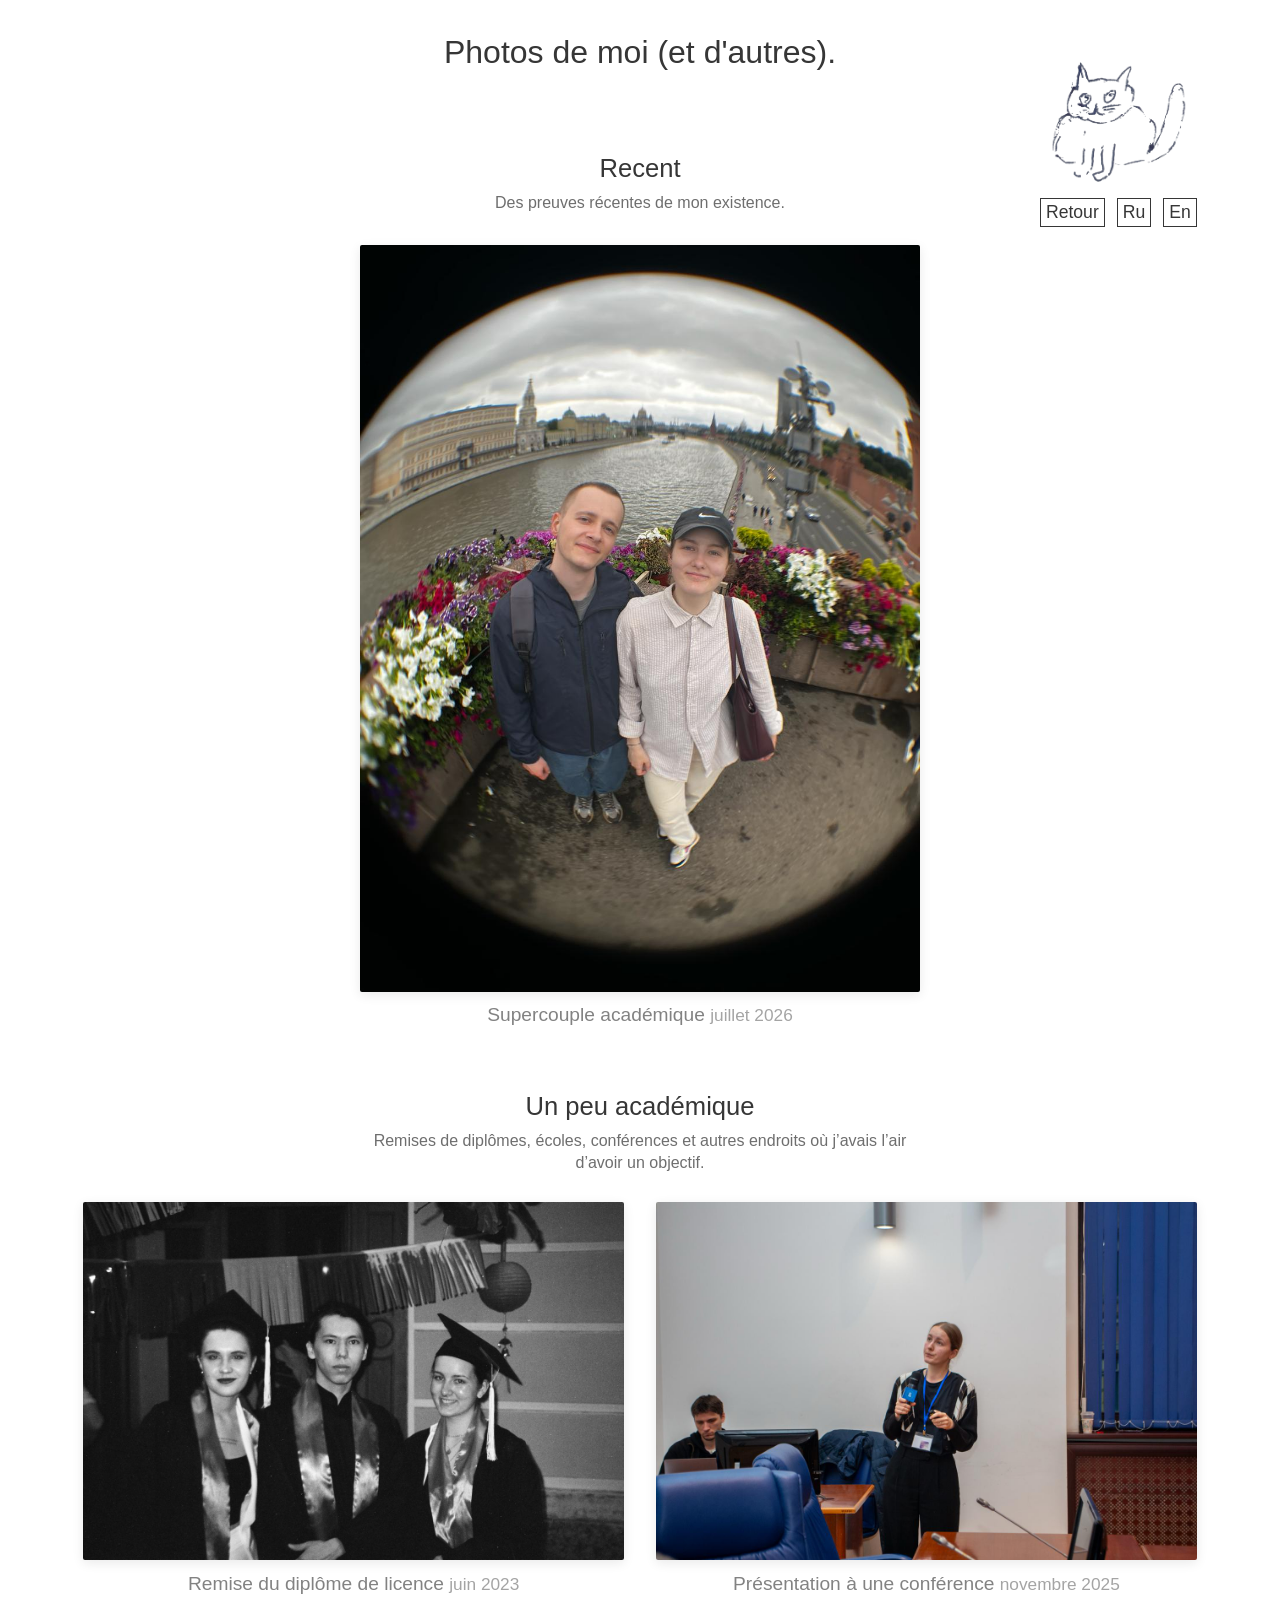
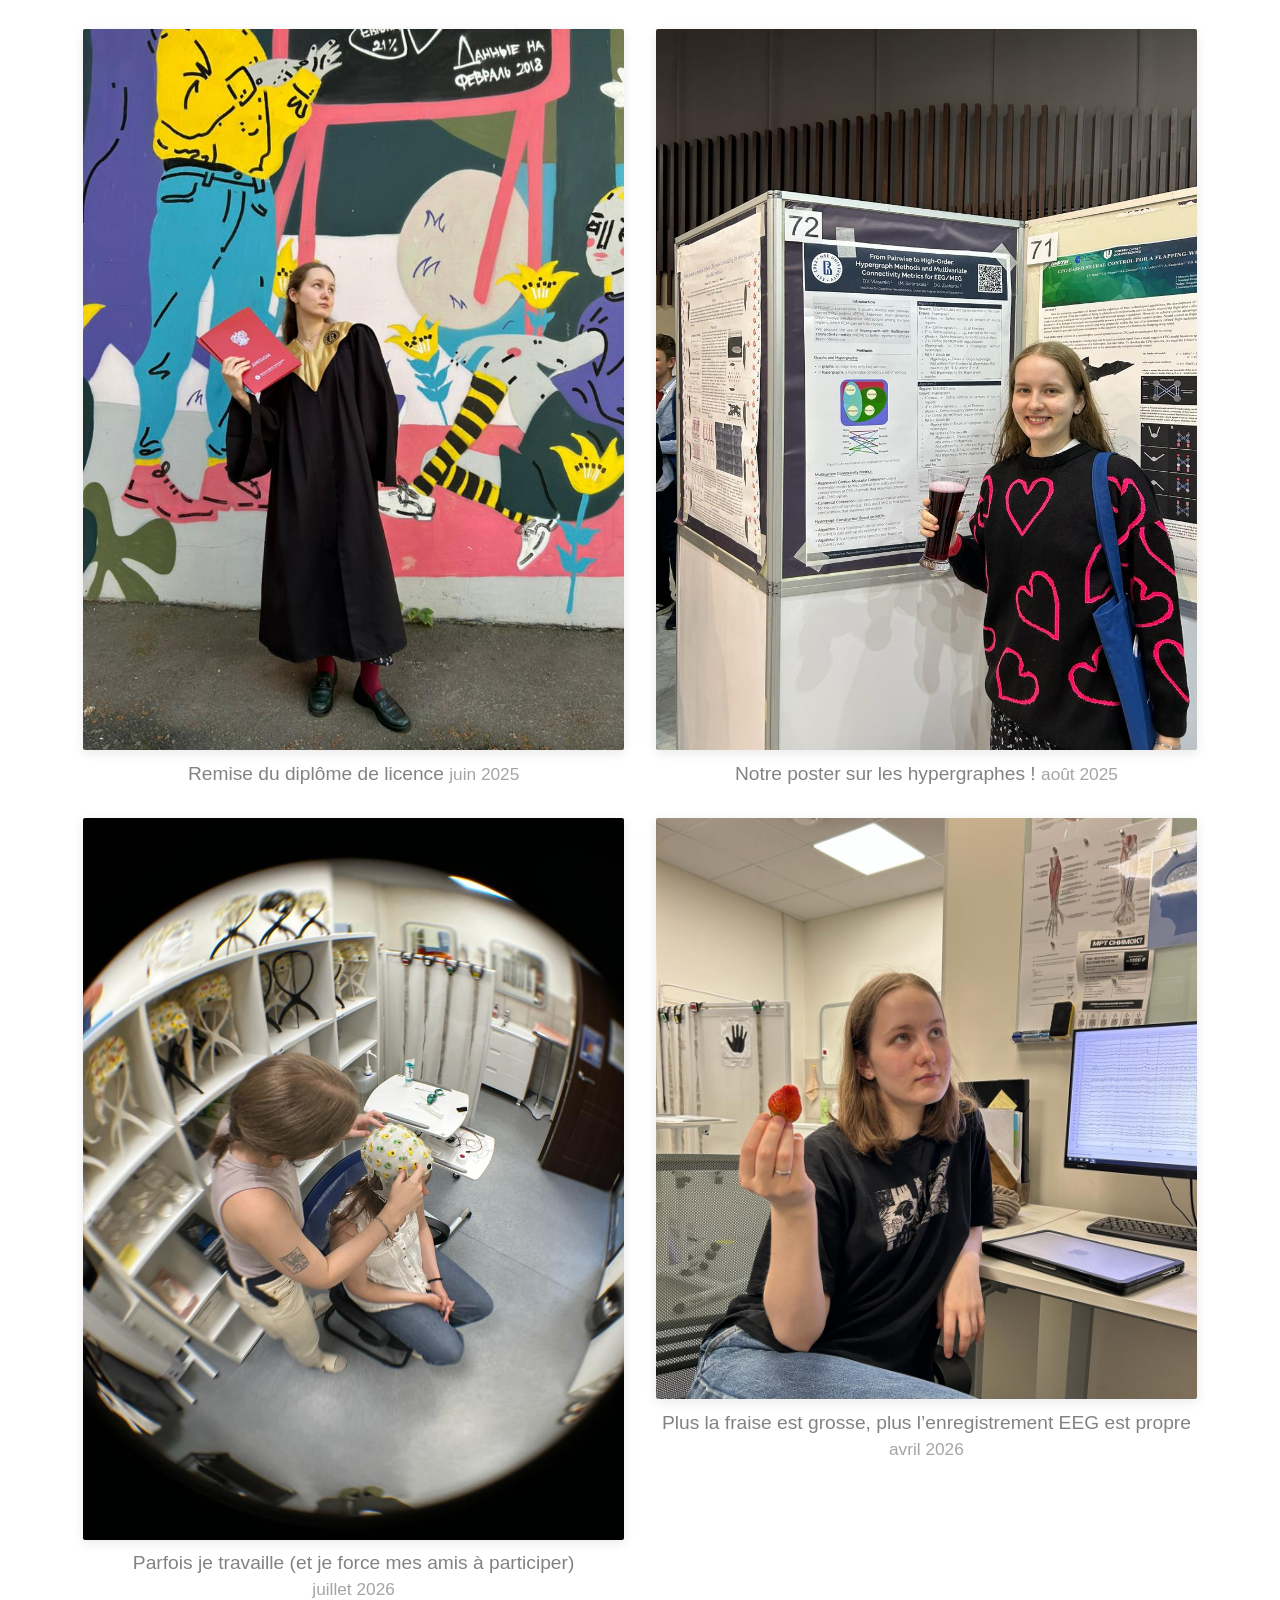
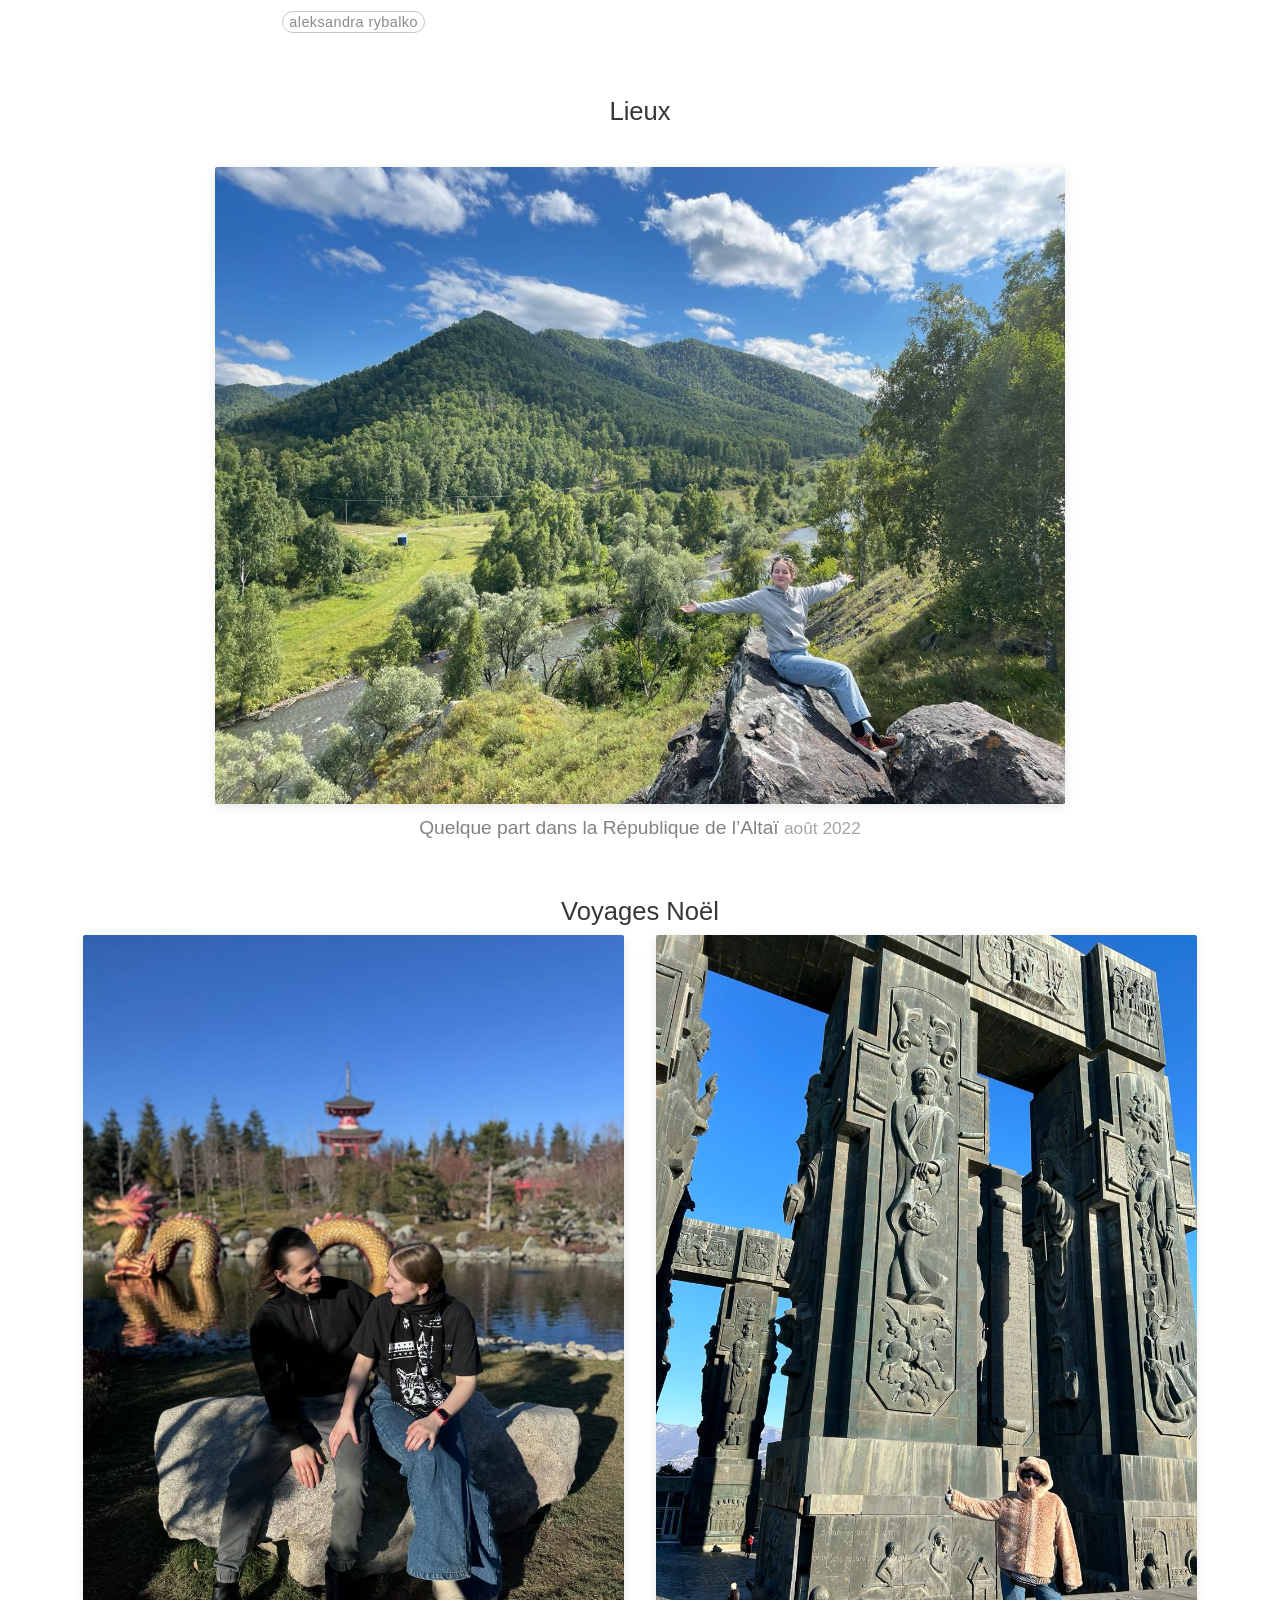
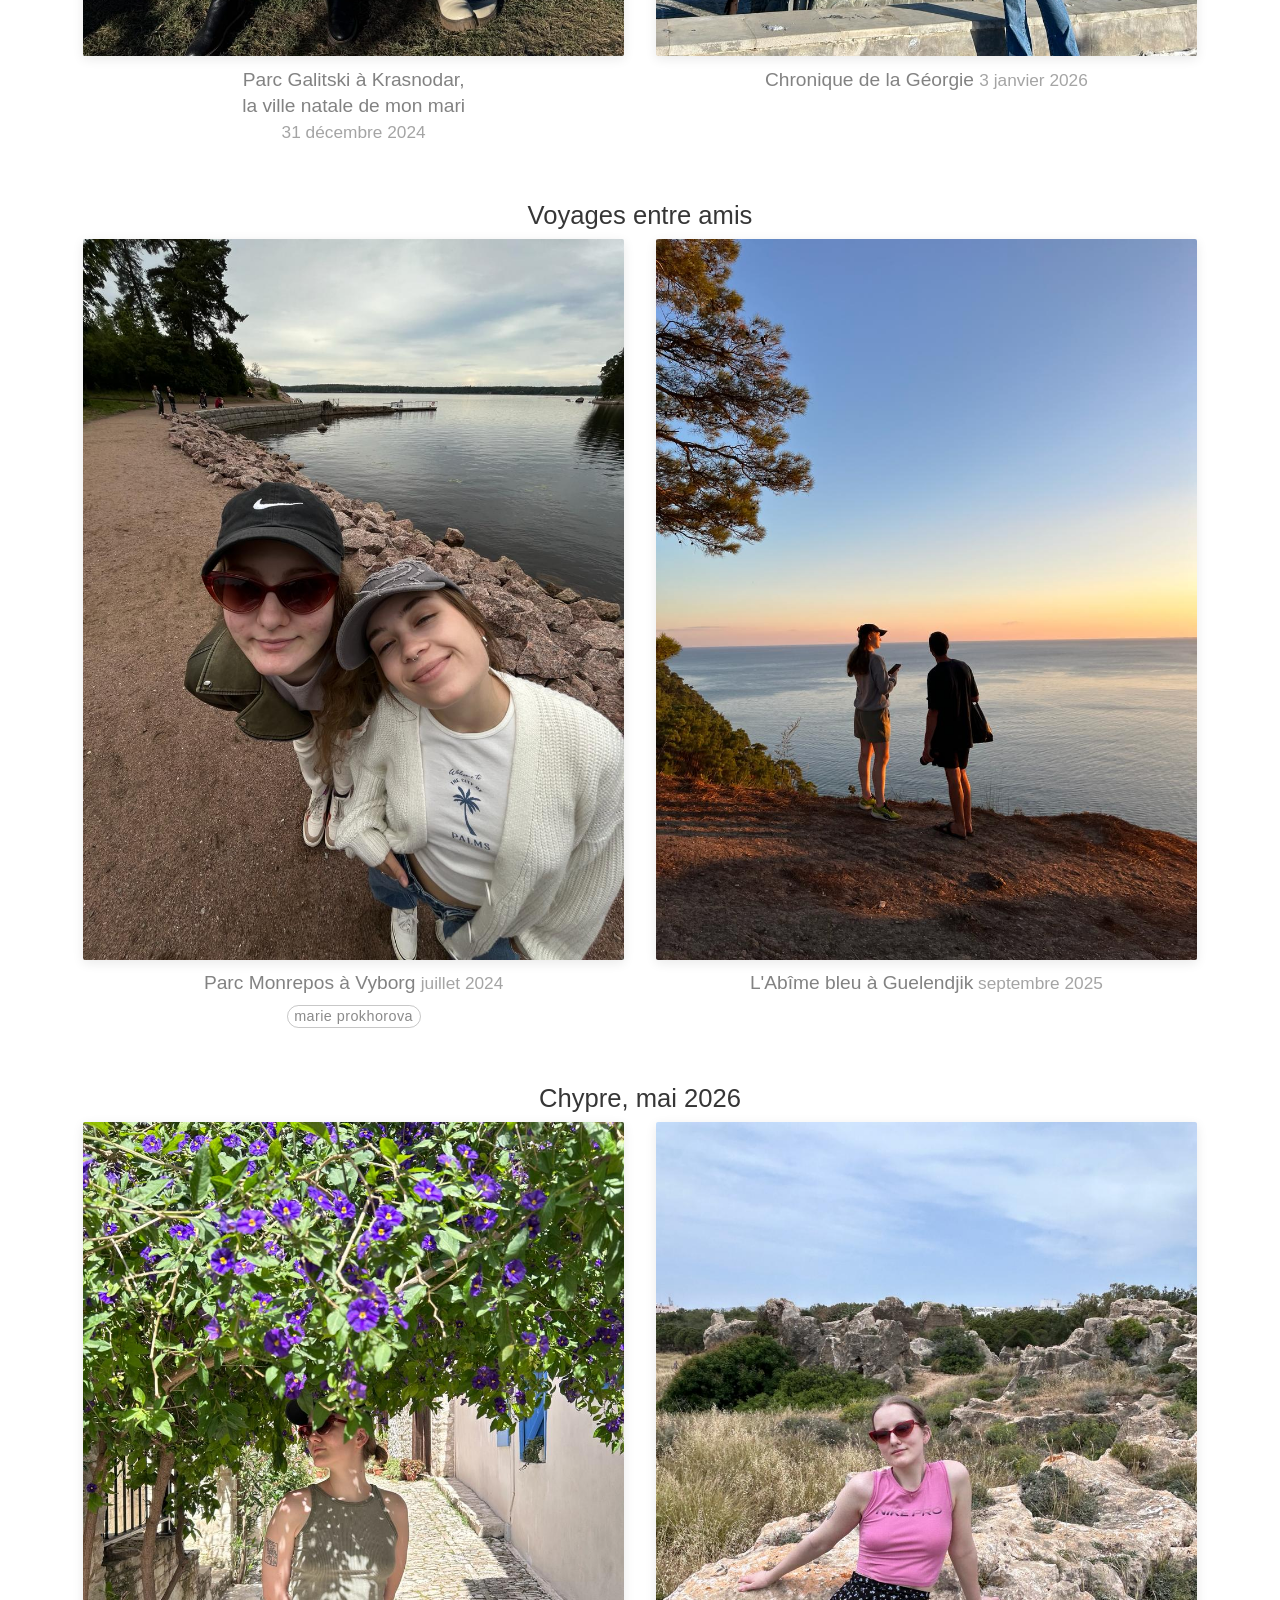
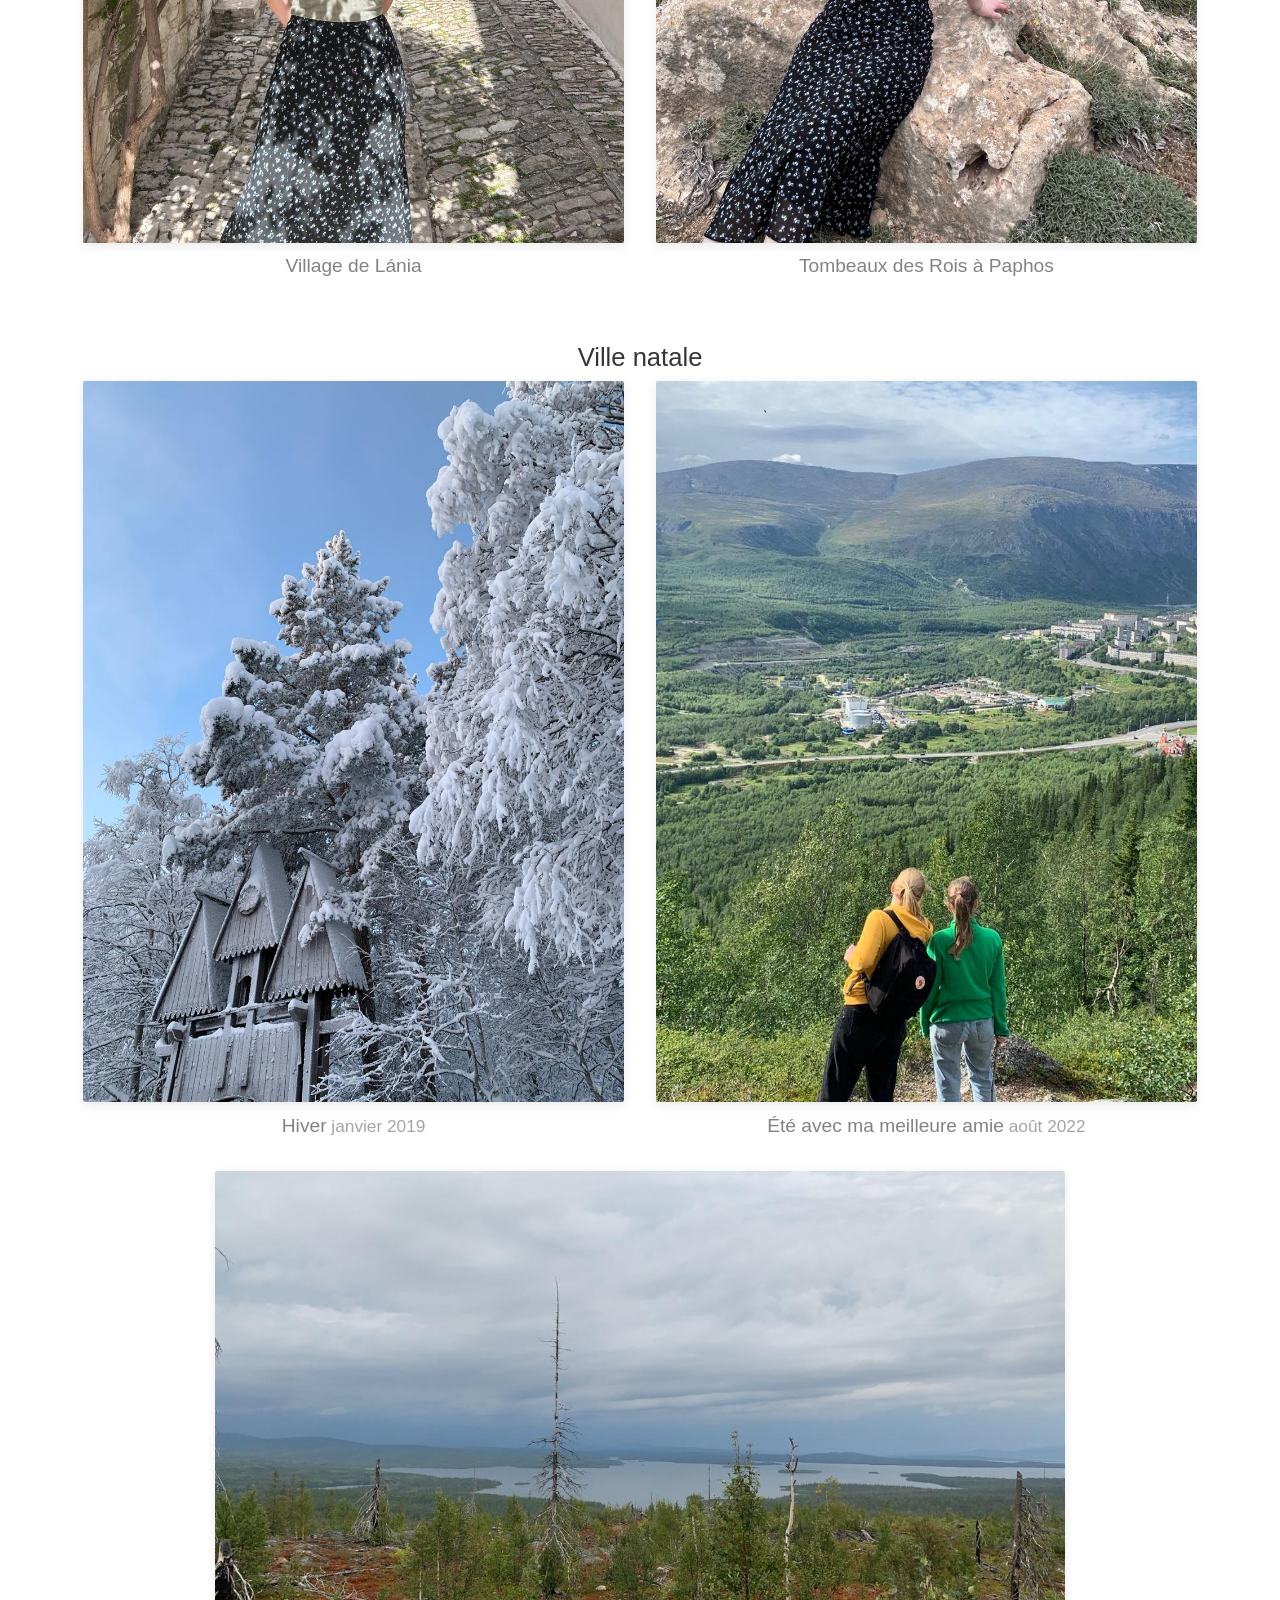
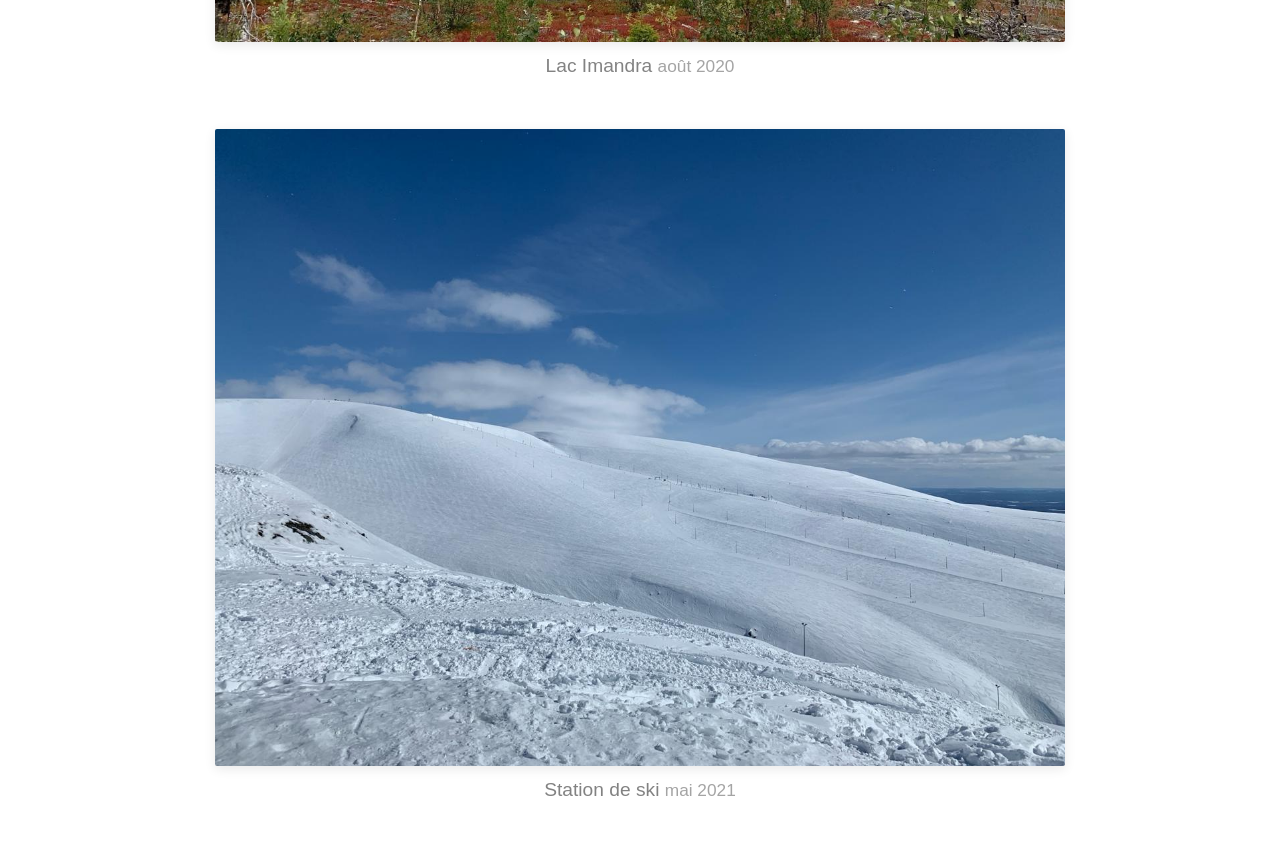
<file: photos_fr.html>
<!DOCTYPE html>
<html lang="fr">
<head>
  <meta charset="UTF-8"/>
  <meta http-equiv="X-UA-Compatible" content="IE=edge"/>
  <meta name="viewport" content="width=device-width, initial-scale=1.0"/>
  <title>Irina Saranskaia</title>
  <link rel="icon" type="image/jpg" href="favicon-16x16.jpg" sizes="16x16" />
  <link rel="icon" type="image/jpg" href="favicon-32x32.jpg" sizes="32x32" />
  <link rel="icon" type="image/jpg" href="favicon-48x48.jpg" sizes="48x48" />
  <link rel="stylesheet" href="photos.css" />
</head>
<body>
<div class="photos">

  <div class="title-bar title-bar-centered">
  <div></div>

  <h2 class="title">Photos de moi (et d'autres).</h2>

  <div class="page-top">
    <div class="site-mark" aria-hidden="true">
      <img src="images/cat_transparent.png" alt="">
    </div>

    <nav class="top-buttons">
      <a class="back_button" href="index_fr.html">Retour</a>
    <a href="photos_ru.html" class="language_button">Ru</a>
      <a href="photos.html" class="language_button">En</a>
    </nav>
  </div>
</div>

  <section class="photo-section">
    <h3 class="photo-section-title">Recent</h3>
    <p class="photo-section-note">
      Des preuves récentes de mon existence.
    </p>

    <div class="photo-grid small">
      <figure class="photo-item">
        <img src="images/husband/IMG_9334.jpeg" alt="Mon mari et moi, 2026">
        <figcaption>
          Supercouple académique <span class="photo-date">juillet 2026</span>
        </figcaption>
      </figure>
    </div>
  </section>

  <section class="photo-section">
    <h3 class="photo-section-title">Un peu académique</h3>
    <p class="photo-section-note">
            Remises de diplômes, écoles, conférences et autres endroits où j’avais l’air d’avoir un objectif.
    </p>

    <div class="photo-grid two-columns">
      <figure class="photo-item">
        <img src="images/academicish/bachelors.jpg" alt="Remise du diplôme de licence">
        <figcaption>
          Remise du diplôme de licence <span class="photo-date">juin 2023</span>
        </figcaption>
      </figure>

      <figure class="photo-item">
        <img src="images/academicish/neuroai.jpg" alt="Présentation à NeuroAI">
        <figcaption>
          Présentation à une conférence <span class="photo-date">novembre 2025</span>
        </figcaption>
      </figure>

      <figure class="photo-item">
        <img src="images/academicish/masters.jpeg" alt="Remise du diplôme de master">
        <figcaption>
          Remise du diplôme de licence <span class="photo-date">juin 2025</span>
        </figcaption>
      </figure>

        <figure class="photo-item">
        <img src="images/academicish/neurovolga.jpeg" alt="Conférence NeuroVolga">
        <figcaption>
          Notre poster sur les hypergraphes ! <span class="photo-date">août 2025</span>
        </figcaption>
      </figure>

      <figure class="photo-item">
        <img src="images/academicish/eeg.jpeg" alt="Installation EEG">
        <figcaption>
          Parfois je travaille (et je force mes amis à participer) <br><span class="photo-date">juillet 2026</span>
        </figcaption>
        <div class="friend-links">
    <a href="https://www.researchgate.net/profile/Aleksandra-Rybalko-2" target="_blank" aria-label="ResearchGate">
      Aleksandra Rybalko
    </a>
  </div>
      </figure>

      <figure class="photo-item">
        <img src="images/academicish/strawberry.jpeg" alt="Vitamines">
        <figcaption>
          Plus la fraise est grosse, plus l’enregistrement EEG est propre <span class="photo-date">avril 2026</span>
        </figcaption>
      </figure>


    </div>
  </section>

  <section class="photo-section">
    <div class="photo-grid">
          <h3 class="photo-section-title">Lieux</h3>
      <figure class="photo-item">
        <img src="images/travel/altai.JPG" alt="Altaï">
        <figcaption>
          Quelque part dans la République de l’Altaï <span class="photo-date">août 2022</span>
        </figcaption>
      </figure>
    </div>
        <h4 class="photo-section-title">Voyages Noël</h4>
  <div class="photo-grid two-columns">
      <figure class="photo-item">
        <img src="images/travel/krasnodar.jpeg" alt="Krasnodar">
        <figcaption>
          Parc Galitski à Krasnodar, <br>la ville natale de mon mari <br><span class="photo-date">31 décembre 2024</span>
        </figcaption>
      </figure>

      <figure class="photo-item">
        <img src="images/travel/georgia.jpeg" alt="Géorgie">
        <figcaption>
         Chronique de la Géorgie <span class="photo-date">3 janvier 2026</span>
        </figcaption>
      </figure>
      </div>
         <h4 class="photo-section-title">Voyages entre amis</h4>
    <div class="photo-grid two-columns">
   <figure class="photo-item">
  <img src="images/travel/spb2.jpeg" alt="Avec ma meilleure amie">

  <figcaption>
    Parc Monrepos à Vyborg <span class="photo-date">juillet 2024</span>
  </figcaption>

  <div class="friend-links">
    <a href="https://www.behance.net/barple" target="_blank" aria-label="Behance">
      Marie Prokhorova
    </a>
  </div>
</figure>

         <figure class="photo-item">
        <img src="images/travel/erik.jpeg" alt="Sur la falaise">
        <figcaption>
         L'Abîme bleu à Guelendjik<span class="photo-date"> septembre 2025</span>
        </figcaption>
      </figure>

  </div>
      <h4 class="photo-section-title">Chypre, mai 2026</h4>
  <div class="photo-grid two-columns">

      <figure class="photo-item">
        <img src="images/travel/lania.jpeg" alt="Lánia">
        <figcaption>
         Village de Lánia
        </figcaption>
      </figure>

      <figure class="photo-item">
        <img src="images/travel/tombs.jpeg" alt="Tombs of the Kings">
        <figcaption>
          Tombeaux des Rois à Paphos
        </figcaption>
      </figure>

    </div>
  </section>

  <section class="photo-section">
    <h3 class="photo-section-title">Ville natale</h3>

    <div class="photo-grid two-columns">
      <figure class="photo-item">
        <img src="images/town/tree.jpeg" alt="Parc en hiver">
        <figcaption>
          Hiver<span class="photo-date"> janvier 2019</span>
        </figcaption>
      </figure>

      <figure class="photo-item">
        <img src="images/town/friend.jpeg" alt="Kirovsk">
        <figcaption>
          Été avec ma meilleure amie<span class="photo-date"> août 2022</span>
        </figcaption>
      </figure>
    </div>

    <div class="photo-grid">
      <figure class="photo-item">
        <img src="images/town/trees.jpg" alt="Imandra">
        <figcaption>
          Lac Imandra <span class="photo-date"> août 2020</span>
        </figcaption>
      </figure>
    </div>
<br>
    <div class="photo-grid">
      <figure class="photo-item">
        <img src="images/town/mountain2.JPG" alt="Station de ski">
        <figcaption>
          Station de ski <span class="photo-date"> mai 2021</span>
        </figcaption>
      </figure>
    </div>
  </section>
    </div>

</body>
</html>
</file>
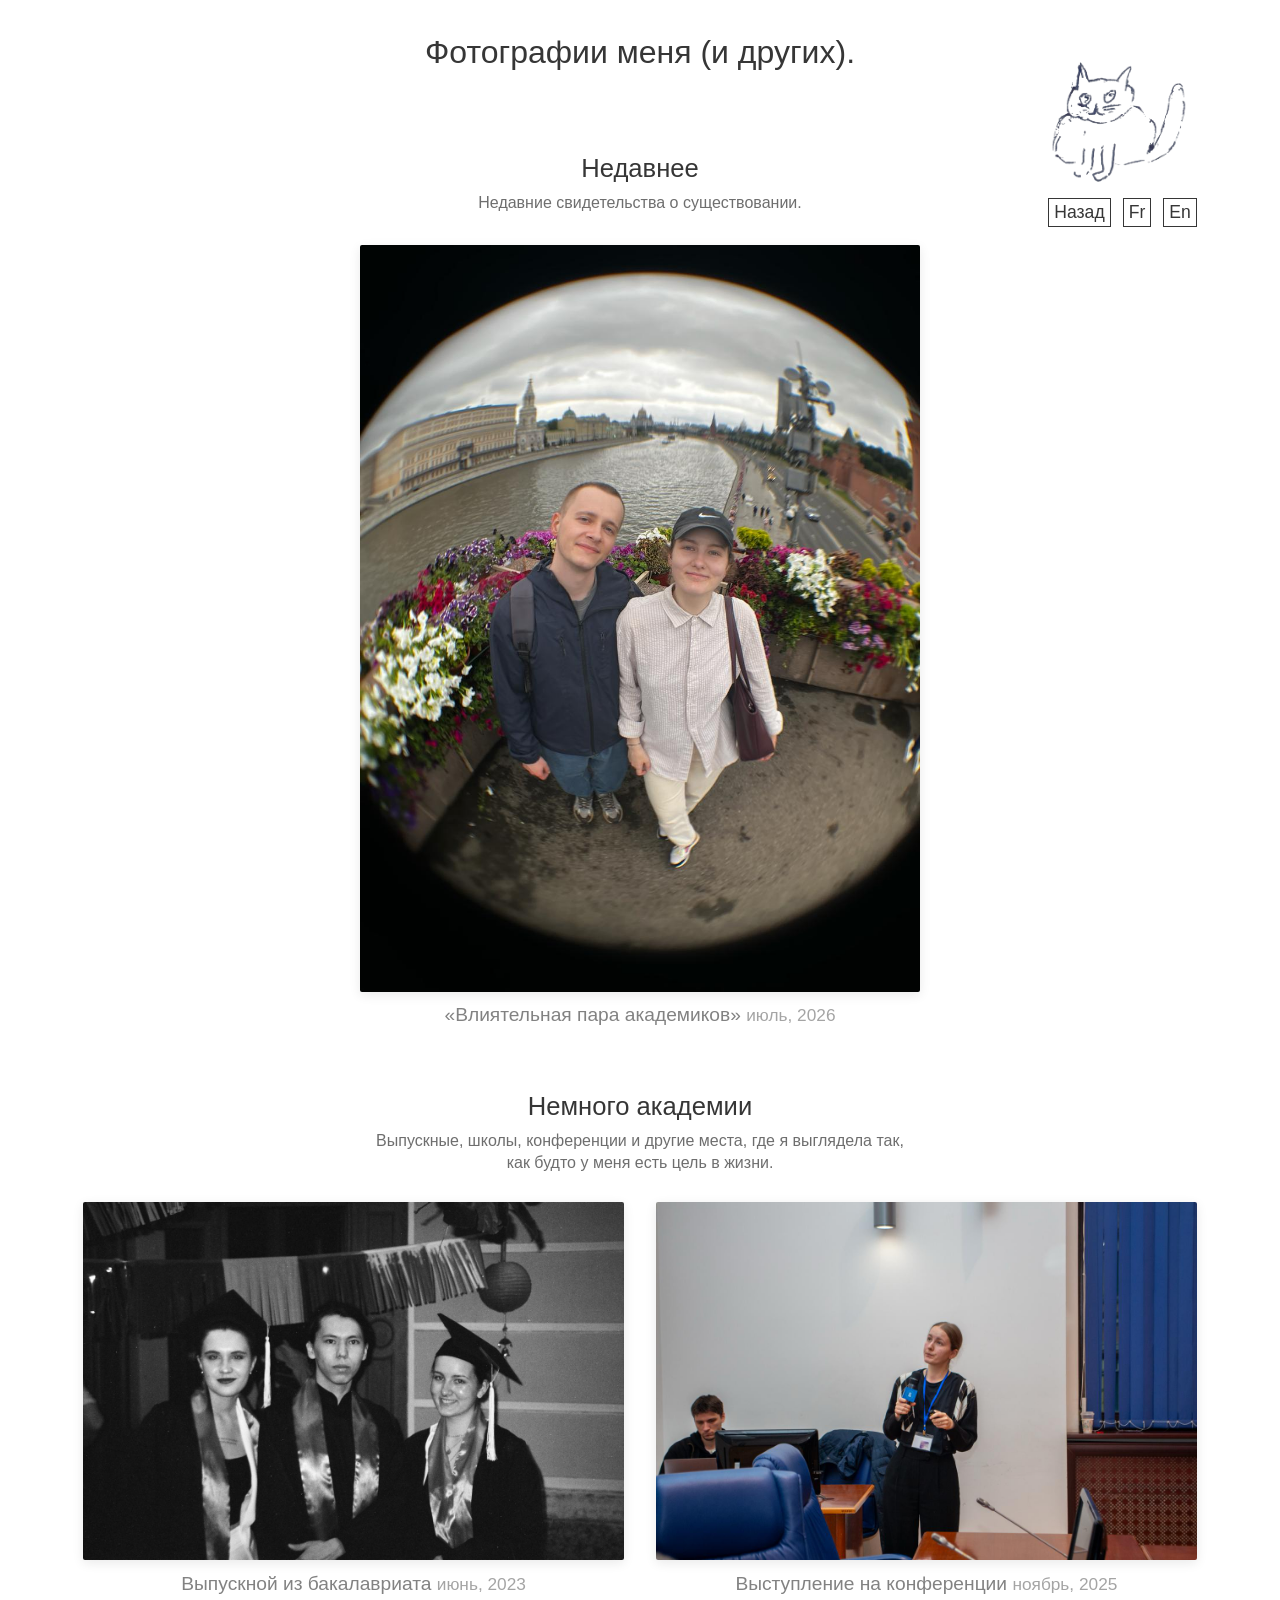
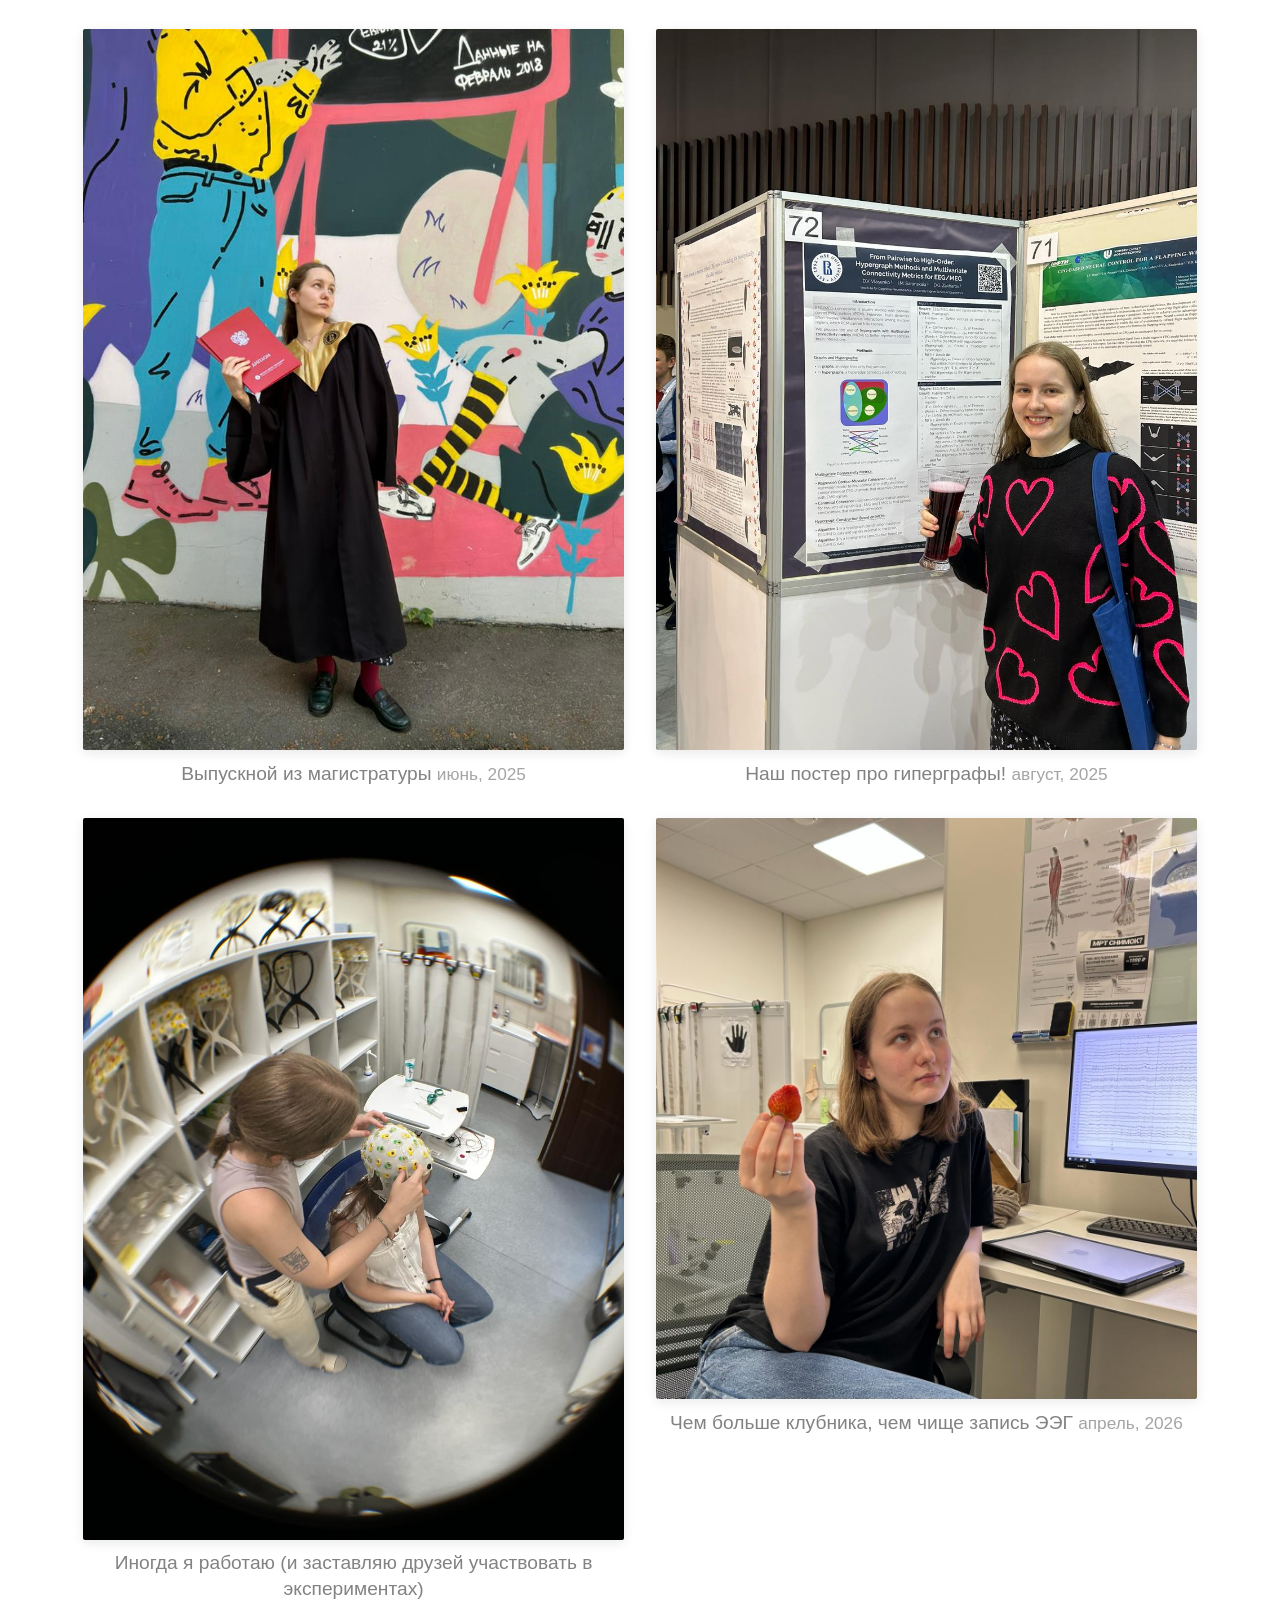
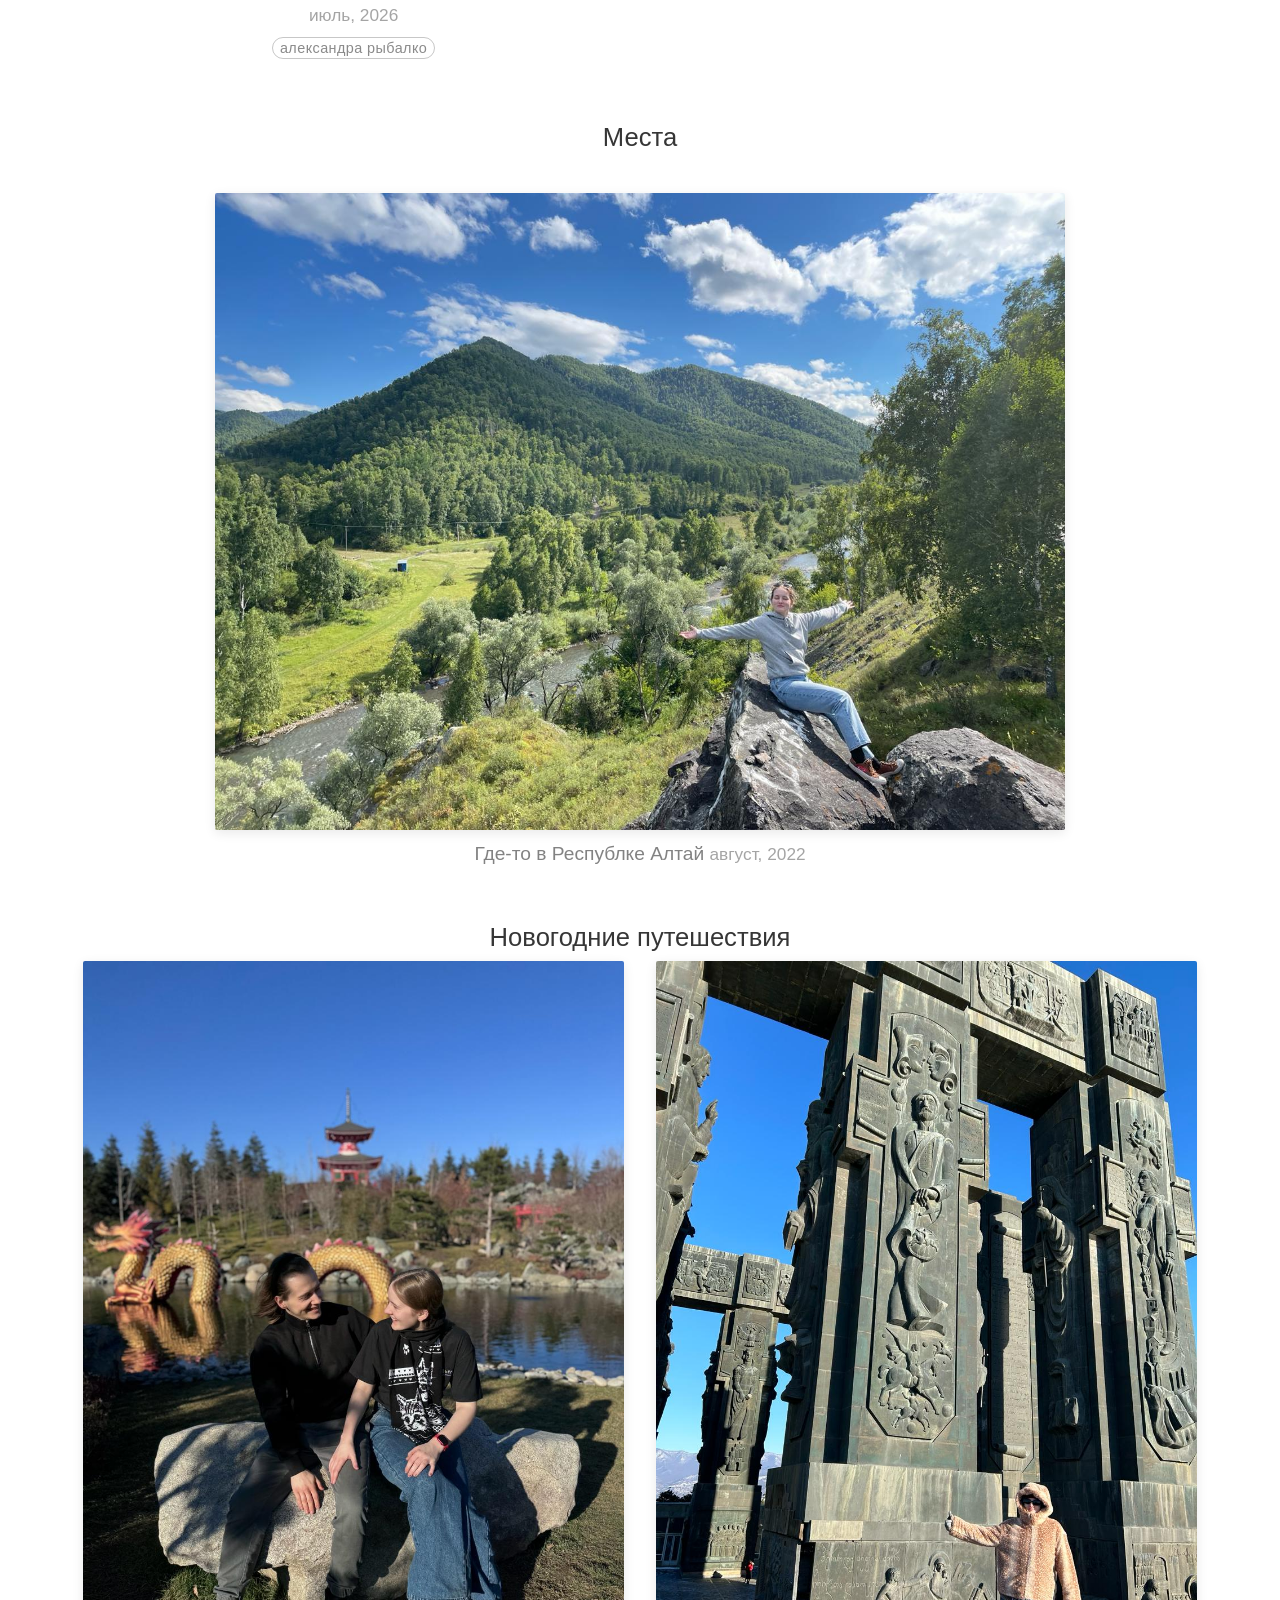
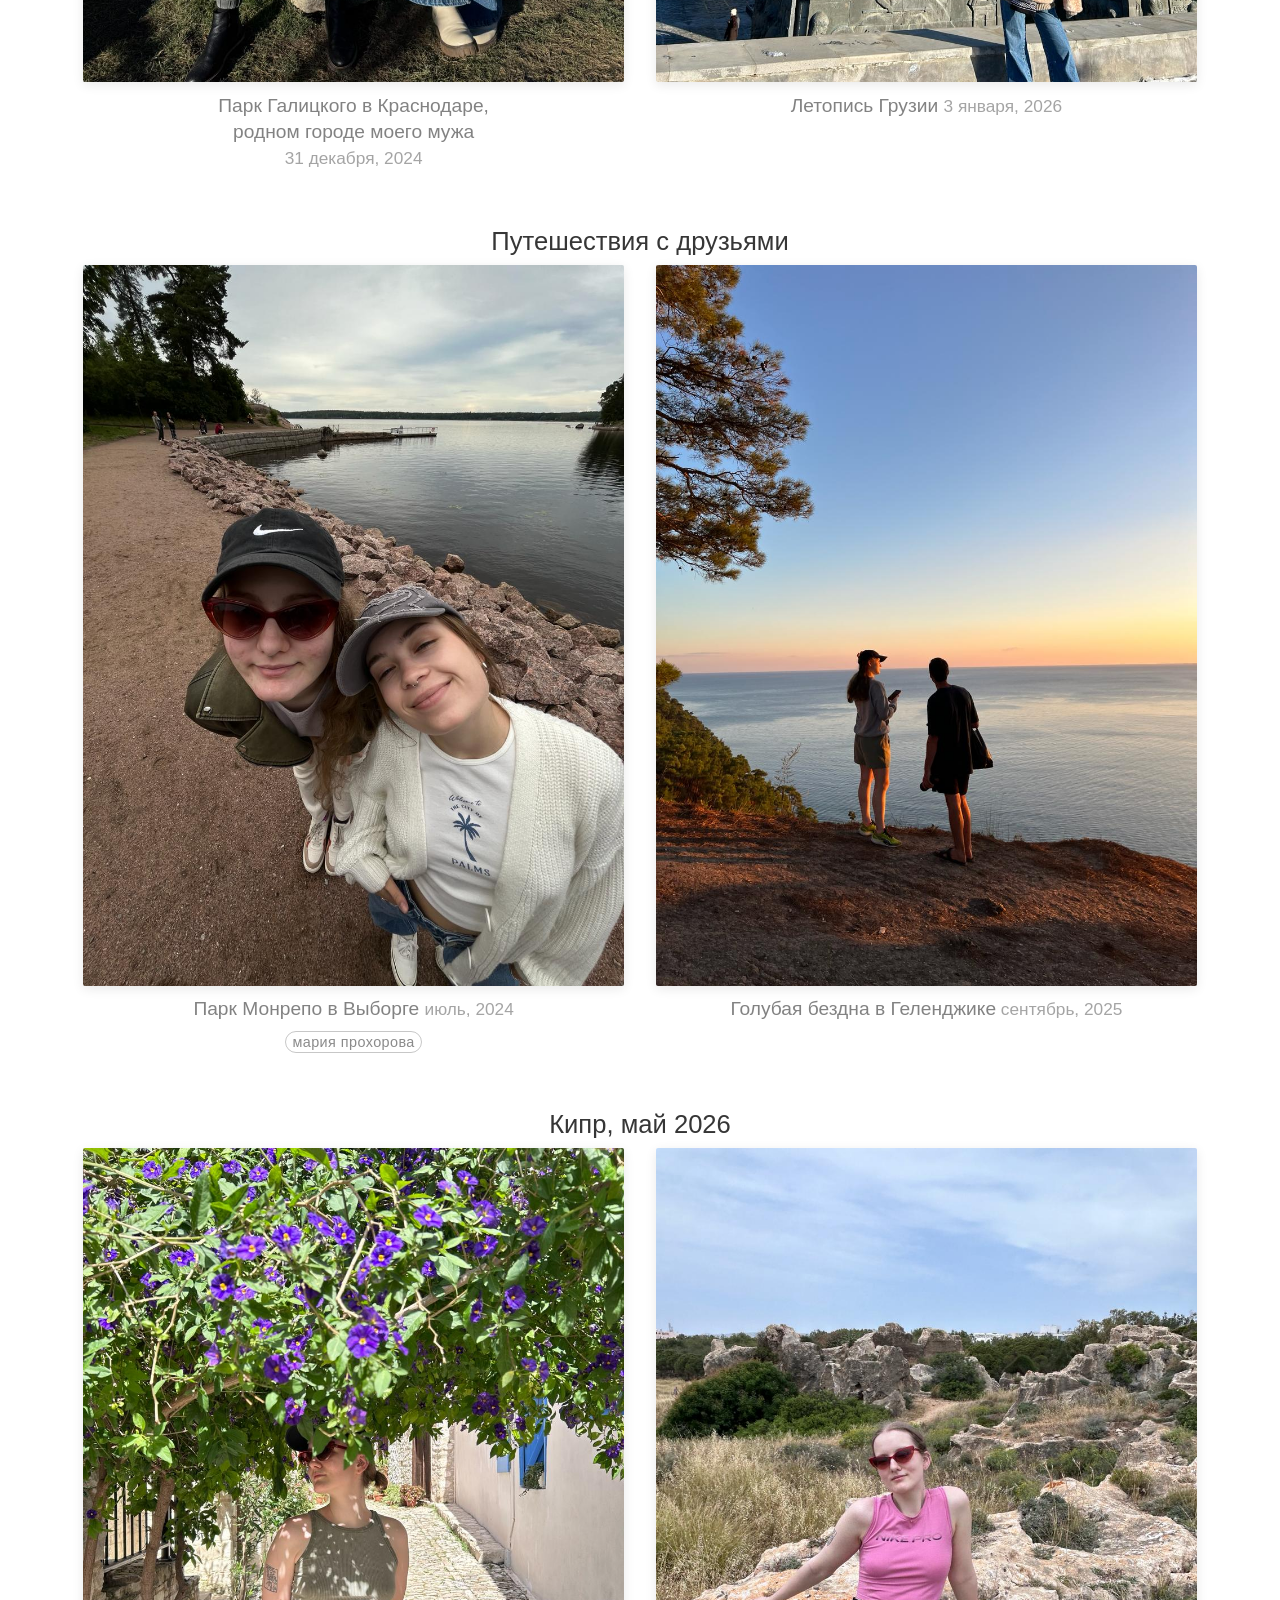
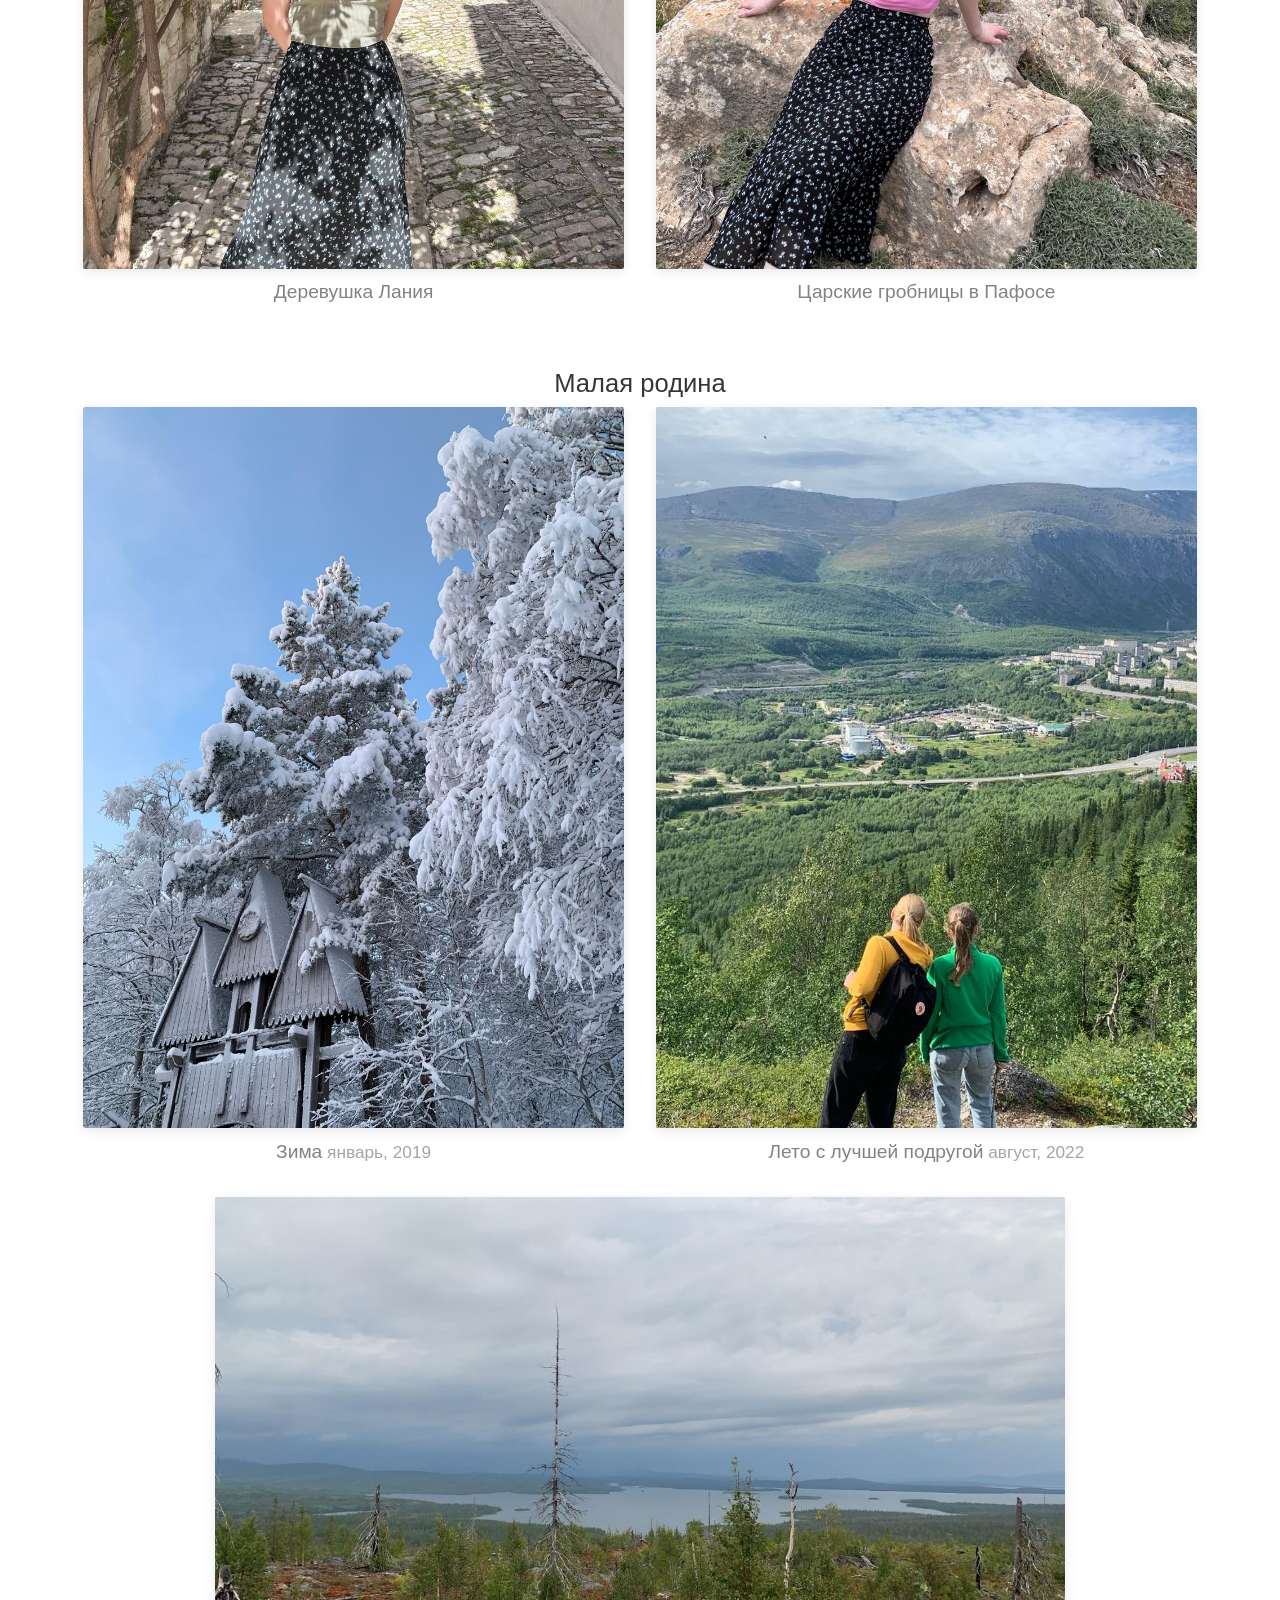
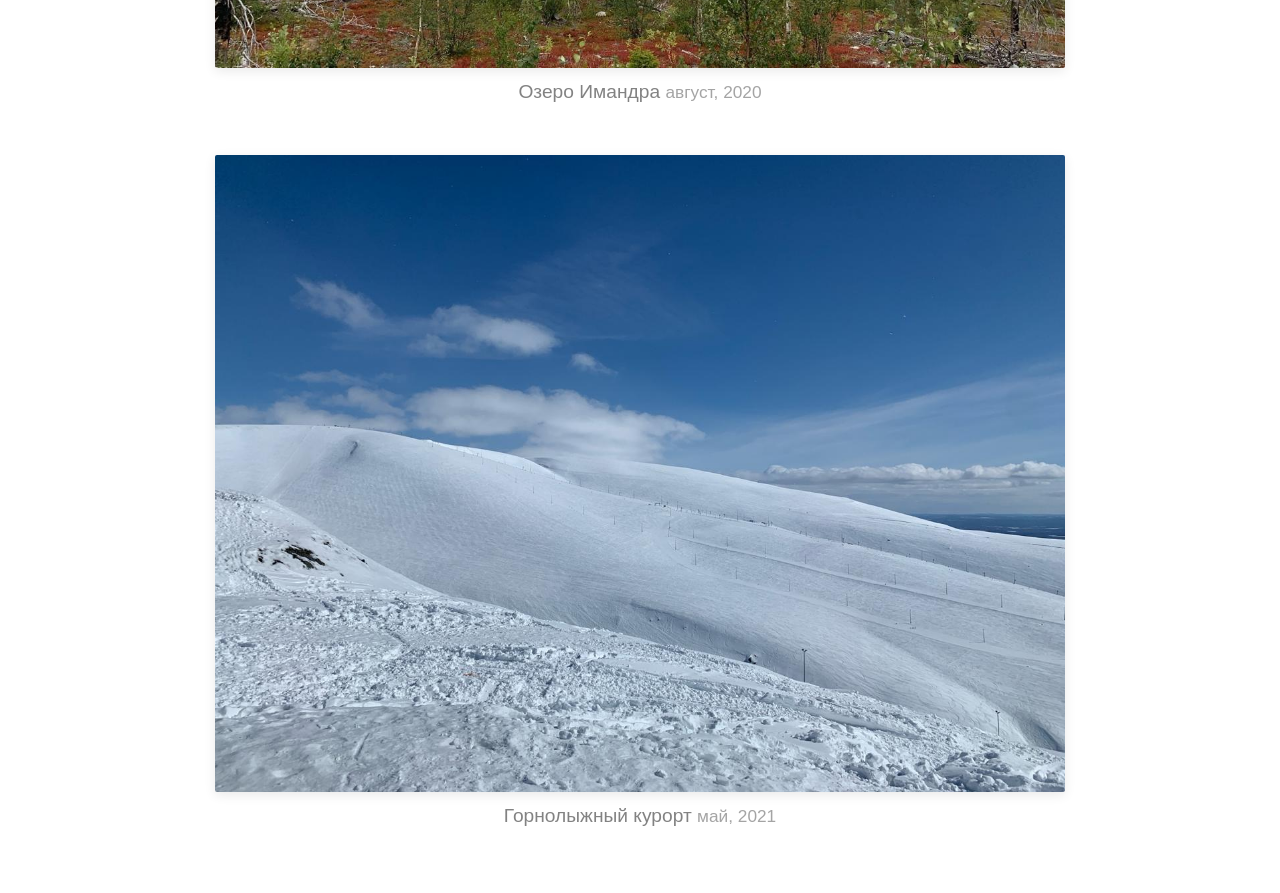
<file: photos_ru.html>
<!DOCTYPE html>
<html lang="en">
<head>
  <meta charset="UTF-8"/>
  <meta http-equiv="X-UA-Compatible" content="IE=edge"/>
  <meta name="viewport" content="width=device-width, initial-scale=1.0"/>
  <title>Irina Saranskaia</title>
  <link rel="icon" type="image/jpg" href="favicon-16x16.jpg" sizes="16x16" />
  <link rel="icon" type="image/jpg" href="favicon-32x32.jpg" sizes="32x32" />
  <link rel="icon" type="image/jpg" href="favicon-48x48.jpg" sizes="48x48" />
  <link rel="stylesheet" href="photos.css" />
</head>
<body>
<div class="photos">

  <div class="title-bar title-bar-centered">
  <div></div>

  <h2 class="title">Фотографии меня (и других).</h2>

  <div class="page-top">
    <div class="site-mark" aria-hidden="true">
      <img src="images/cat_transparent.png" alt="">
    </div>

    <nav class="top-buttons">
      <a class="back_button" href="index_ru.html">Назад</a>
    <a href="photos_fr.html" class="language_button">Fr</a>
      <a href="photos.html" class="language_button">En</a>
    </nav>
  </div>
</div>

  <section class="photo-section">
    <h3 class="photo-section-title">Недавнее</h3>
    <p class="photo-section-note">
      Недавние свидетельства о существовании.
    </p>

    <div class="photo-grid small">
      <figure class="photo-item">
        <img src="images/husband/IMG_9334.jpeg" alt="Husband and I, 2026">
        <figcaption>
          «Влиятельная пара академиков» <span class="photo-date"> июль, 2026</span>
        </figcaption>
      </figure>
    </div>
  </section>

  <section class="photo-section">
    <h3 class="photo-section-title">Немного академии</h3>
    <p class="photo-section-note">
      Выпускные, школы, конференции и другие места, где я выглядела так, как будто у меня есть цель в жизни.
    </p>

    <div class="photo-grid two-columns">
      <figure class="photo-item">
        <img src="images/academicish/bachelors.jpg" alt="Bachelor's Graduation">
        <figcaption>
          Выпускной из бакалавриата <span class="photo-date"> июнь, 2023</span>
        </figcaption>
      </figure>

      <figure class="photo-item">
        <img src="images/academicish/neuroai.jpg" alt="Talk at NeuroAI">
        <figcaption>
          Выступление на конференции <span class="photo-date"> ноябрь, 2025</span>
        </figcaption>
      </figure>

      <figure class="photo-item">
        <img src="images/academicish/masters.jpeg" alt="Master's Graduation">
        <figcaption>
          Выпускной из магистратуры <span class="photo-date"> июнь, 2025</span>
        </figcaption>
      </figure>

        <figure class="photo-item">
        <img src="images/academicish/neurovolga.jpeg" alt="NeuroVolga conference">
        <figcaption>
          Наш постер про гиперграфы! <span class="photo-date"> август, 2025</span>
        </figcaption>
      </figure>

      <figure class="photo-item">
        <img src="images/academicish/eeg.jpeg" alt="EEG set-up">
        <figcaption>
          Иногда я работаю (и заставляю друзей участвовать в экспериментах) <br><span class="photo-date"> июль, 2026</span>
        </figcaption>
        <div class="friend-links">
    <a href="https://www.researchgate.net/profile/Aleksandra-Rybalko-2" target="_blank" aria-label="ResearchGate">
      Александра Рыбалко
    </a>
  </div>
      </figure>

      <figure class="photo-item">
        <img src="images/academicish/strawberry.jpeg" alt="Vitamins">
        <figcaption>
          Чем больше клубника, чем чище запись ЭЭГ <span class="photo-date"> апрель, 2026</span>
        </figcaption>
      </figure>


    </div>
  </section>

  <section class="photo-section">
    <div class="photo-grid">
          <h3 class="photo-section-title">Места</h3>
      <figure class="photo-item">
        <img src="images/travel/altai.JPG" alt="Altai">
        <figcaption>
          Где-то в Республке Алтай <span class="photo-date"> август, 2022</span>
        </figcaption>
      </figure>
    </div>
        <h4 class="photo-section-title">Новогодние путешествия</h4>
  <div class="photo-grid two-columns">
      <figure class="photo-item">
        <img src="images/travel/krasnodar.jpeg" alt="Krasnodar">
        <figcaption>
         Парк Галицкого в Краснодаре, <br>родном городе моего мужа <br><span class="photo-date"> 31 декабря, 2024</span>
        </figcaption>
      </figure>

      <figure class="photo-item">
        <img src="images/travel/georgia.jpeg" alt="Georgia">
        <figcaption>
         Летопись Грузии <span class="photo-date"> 3 января, 2026</span>
        </figcaption>
      </figure>
      </div>
         <h4 class="photo-section-title">Путешествия с друзьями</h4>
    <div class="photo-grid two-columns">
   <figure class="photo-item">
  <img src="images/travel/spb2.jpeg" alt="With the bestie">
  <figcaption>
    Парк Монрепо в Выборге <span class="photo-date"> июль, 2024</span>
  </figcaption>
  <div class="friend-links">
    <a href="https://www.behance.net/barple" target="_blank" aria-label="Behance">
      Мария Прохорова
    </a>
  </div>
</figure>
         <figure class="photo-item">
        <img src="images/travel/erik.jpeg" alt="On the quai">
        <figcaption>
         Голубая бездна в Геленджике<span class="photo-date"> сентябрь, 2025</span>
        </figcaption>
      </figure>

  </div>
      <h4 class="photo-section-title">Кипр, май 2026</h4>
  <div class="photo-grid two-columns">
      <figure class="photo-item">
        <img src="images/travel/lania.jpeg" alt="Lania">
        <figcaption>
         Деревушка Лания
        </figcaption>
      </figure>
      <figure class="photo-item">
        <img src="images/travel/tombs.jpeg" alt="Tombs of the Kings">
        <figcaption>
         Царские гробницы в Пафосе
        </figcaption>
      </figure>

    </div>
  </section>

  <section class="photo-section">
    <h3 class="photo-section-title">Малая родина</h3>

    <div class="photo-grid two-columns">
      <figure class="photo-item">
        <img src="images/town/tree.jpeg" alt="Winter park">
        <figcaption>
          Зима<span class="photo-date"> январь, 2019</span>
        </figcaption>
      </figure>

      <figure class="photo-item">
        <img src="images/town/friend.jpeg" alt="Kirovsk">
        <figcaption>
          Лето с лучшей подругой<span class="photo-date"> август, 2022</span>
        </figcaption>
      </figure>
    </div>

    <div class="photo-grid">
      <figure class="photo-item">
        <img src="images/town/trees.jpg" alt="Imandra">
        <figcaption>
          Озеро Имандра <span class="photo-date"> август, 2020</span>
        </figcaption>
      </figure>
    </div>
<br>
    <div class="photo-grid">
      <figure class="photo-item">
        <img src="images/town/mountain2.JPG" alt="Ski resort">
        <figcaption>
          Горнолыжный курорт <span class="photo-date"> май, 2021</span>
        </figcaption>
      </figure>
    </div>
  </section>
    </div>

</body>
</html>
</file>
<file: index.css>
* {
  margin: 0;
  box-sizing: border-box;
}

body {
  display: grid;
  justify-items: center;

  font-family: Roboto, -apple-system, BlinkMacSystemFont, "Segoe UI",
    "Helvetica Neue", Arial, sans-serif;

  color: rgb(54, 54, 54);
}

.design-credit {
  position: relative;

  padding: 1em 1em;
  margin-bottom: 1.4em;

  border: 3px solid rgba(54, 54, 54, 0.35);
  border-radius: 0;

  font-size: 1.05em;
  line-height: 1.35;
}

.design-credit::before {
  content: "design";
  position: absolute;
  top: -0.72em;
  left: 0.75em;

  padding: 0 0.35em;
  background: white;

  color: rgba(54, 54, 54, 0.62);
  font-size: 0.58em;
  font-weight: 400;
  letter-spacing: 0.08em;
  text-transform: uppercase;
}

.design-credit a {
  /*color: rgb(54, 54, 54);*/
  color: rgb(190, 54, 54);
  text-decoration: none;
  border-bottom: 0 solid rgba(54, 54, 54, 0.45);
}

.design-credit a:hover {
  color: rgb(54, 54, 200);
  border-bottom-color: rgb(54, 54, 200);
}

/*.visit-box {*/
/*  position: relative;*/
/*  !*margin-top: 0.1em;*!*/
/*  !*padding: 1em 1em;*!*/

/*  border: 0.1px solid rgba(54, 54, 54, 0.35);*/
/*  color: rgb(54, 54, 54);*/
/*}*/

.visit-number {
  display: inline;

  color: rgb(190, 54, 54);
  font-size: 0.85em;
  font-weight: 100;
  line-height: 1;
}

.visit-caption {
  display: inline;

  margin-top: 0.3em;

  color: rgba(54, 54, 54, 0.72);
  font-size: 0.85em;
  font-weight: 100;
  line-height: 1;
}

.site-links p {
  padding-bottom: 0.8em;
}

h1 {
  color: rgb(54, 54, 54);
  font-size: 4em;
  font-weight: 500;
}

h2 {
  color: rgb(54, 54, 54);
  font-size: 2em;
  font-weight: 400;
}

p {
  color: rgb(54, 54, 54);
  font-size: 1.3em;
  font-weight: 300;
  line-height: 1.35;
}

a {
  color: rgb(190, 54, 54);
  text-decoration: none;
  border-bottom: 0;
}

a:hover {
  color: rgb(54, 54, 200);
  border-bottom-color: rgb(54, 54, 200);
}

.adaptive {
  width: 87vw;
  max-width: 1200px;

  padding-top: 4em;
  padding-bottom: 4em;

  display: grid;
  grid-template-columns: 1fr 250px;
  grid-template-rows: min-content min-content min-content min-content;
  column-gap: 4em;
  row-gap: 2em;
}

.header {
  grid-column: span 2;
}

.header h1 {
  margin-bottom: 0.25em;
}

.name-line {
  display: grid;
  grid-template-columns: 1fr auto;
  column-gap: 2em;
  align-items: center;
}

.name-line h2 {
  grid-column: 1;
}

.top-buttons {
  display: flex;
  justify-content: flex-end;
  align-items: center;
  gap: 0.75em;

  margin: 0;
}

.contacts_button:active {
  color: rgb(0, 0, 0);
  border: rgb(0, 0, 0) 1px solid;
  transition: 0.07s;
}

.contacts a,
.contacts .copy-email {
  text-decoration: none;
  font-size: 1.1em;
  color: rgb(200, 54, 54);
  border: 0;
  border-bottom: 1px solid rgb(200, 54, 54);
  background: transparent;
  padding: 0;
  font-family: inherit;
  font-weight: inherit;
  cursor: copy;
}

.contacts a:hover,
.contacts .copy-email:hover {
  color: rgb(54, 54, 200);
  border-bottom-color: rgb(54, 54, 200);
}

.contacts.email-copied::after {
  content: attr(data-copied);

  position: absolute;
  right: 0;
  bottom: calc(100% + 0.45em);

  width: max-content;
  max-width: 240px;

  /*padding: 0em 0.45em;*/

  color: rgb(54, 54, 200);
  /*background: white;*/
  /*border: 2px solid rgb(200, 54, 54);*/

  font-size: 0.7em;
  font-weight: 300;
  line-height: 1;
  white-space: nowrap;

  z-index: 30;
}

.header-controls {
  grid-column: 2;
  justify-self: end;

  display: flex;
  flex-direction: column;
  align-items: flex-end;

  margin-top: -7em;
}

.site-mark {
  width: 150px;
  margin-bottom: 1em;
  margin-right: 0.2em;
}

/*.site-mark-caption {*/
/*  margin-top: 0.35em;*/
/*  text-align: center;*/

/*  color: rgba(54, 54, 54, 0.55);*/
/*  font-size: 0.78em;*/
/*  font-weight: 300;*/
/*  letter-spacing: 0.04em;*/
/*}*/

.site-mark img {
  display: block;
  width: 100%;
  height: auto;

  opacity: 0.88;
  transition: opacity 0.5s ease, transform 0.5s ease;
}

.site-mark img:hover {
  opacity: 1;
  transform: rotate(-360deg) scale(1);
}

.controls-row {
  position: relative;

  display: flex;
  justify-content: flex-end;
  align-items: center;
  gap: 0.75em;
}

.language_button,
.contacts_button {
  height: min-content;
  width: min-content;

  text-align: center;
  display: block;
  text-decoration: none;
  white-space: nowrap;

  font-size: 1.1em;
  border: rgb(54, 54, 54) 1px solid;
  color: rgb(54, 54, 54);

  padding: 3px 5px;
  border-radius: 0;
  transition: 0.5s;
}

.contacts_button {
  cursor: pointer;
  background: transparent;
  font-family: inherit;
}

.language_button:hover,
.contacts_button:hover {
  border: #0000007a 1px solid;
  color: #0000007a;
  border-radius: 10px;
}

.contacts {
  position: absolute;

  top: 50%;
  right: calc(100% + 0.9em);

  width: max-content;
  max-width: 34rem;

  opacity: 0;
  pointer-events: none;

  text-align: right;
  white-space: nowrap;

  transform: translateY(-50%) translateX(0.4em);
  transition: opacity 0.5s ease, transform 0.5s ease;
}

.contacts.active {
  opacity: 1;
  pointer-events: auto;

  transform: translateY(-50%) translateX(0);
}

.contacts a {
  text-decoration: none;
  font-size: 1.1em;
  /*color: #8b6b00;*/
  color: rgb(200, 54, 54);
  border-bottom: 1px solid rgb(200, 54, 54);
}

.contacts a:hover {
  color: rgb(54, 54, 200);
  border-bottom-color: rgb(54, 54, 200);
}

.content {
  grid-column: 1;
}

.sidebar {
  grid-column: 2;
  align-self: start;
  /*align-self: center;*/
  padding-top: 0.5em;
}

.sidebar p {
  /*padding-bottom: 0;*/
  padding-bottom: 0.5em;
}

.phone {
  display: none;
}

/* Main page mobile: wider and less awkward */

@media (max-width: 768px) {
  .adaptive {
    width: calc(100vw - 28px);
    max-width: 480px;

    padding-top: 2.4em;
    padding-bottom: 4em;

    grid-template-columns: 1fr;
    column-gap: 0;
    row-gap: 1.3em;
  }

  .header {
    grid-column: 1;
  }

  .name-line {
    display: grid;
    grid-template-columns: minmax(0, 1fr) auto;
    column-gap: 1em;
    row-gap: 0;
    align-items: start;
  }

  .name-line h2 {
    grid-column: 1;
  }

  .header-controls {
    grid-column: 2;
    grid-row: 1;

    justify-self: end;
    align-self: start;

    margin-top: -0.2em;
  }

  .site-mark {
    width: 82px;
    margin-bottom: 0.55em;
    margin-right: 0;
  }

  .controls-row {
    flex-wrap: nowrap;
    justify-content: flex-end;
  }

  .language_button,
  .contacts_button {
    font-size: 0.9em;
    padding: 2px 5px;
  }

  .content {
    grid-column: 1;
    margin-top: 1.1em;
  }

  .sidebar {
    grid-column: 1;

    width: 100%;
    max-width: 280px;

    margin-left: auto;
    margin-right: auto;
    margin-top: 1em;

    text-align: center;
  }

  h1 {
    font-size: 3em;
  }

  h2 {
    font-size: 1.35em;
  }

  p {
    font-size: 1.05em;
    line-height: 1.38;
  }
}

@media (max-width: 390px) {
  .adaptive {
    width: calc(100vw - 22px);
  }

  .site-mark {
    width: 74px;
  }

  h1 {
    font-size: 2.7em;
  }

  h2 {
    font-size: 1.25em;
  }
}
</file>
<file: essay.css>
* {
  margin: 0;
  box-sizing: border-box;
}

:root {
  --text: rgb(54, 54, 54);
  --text-soft: rgba(54, 54, 54, 0.72);
  --line: rgba(54, 54, 54, 0.35);
  --link: rgb(190, 54, 54);
  --link-hover: rgb(54, 54, 200);
  --gold: #8b6b00;
  --gold-line: #c89c00;
  --font-main: Roboto, -apple-system, BlinkMacSystemFont, "Segoe UI",
    "Helvetica Neue", Arial, sans-serif;
}

body {
  display: grid;
  justify-items: center;
  font-family: var(--font-main);
  color: var(--text);
}

h1 {
  color: var(--text);
  font-size: 4em;
  font-weight: 500;
}

h2 {
  color: var(--text);
  font-size: 2em;
  font-weight: 400;
}

p {
  color: var(--text);
  font-size: 1.3em;
  font-weight: 300;
  line-height: 1.35;
}

a {
  color: var(--link);
  text-decoration: none;
  border-bottom: 0;
}

a:hover {
  color: var(--link-hover);
  border-bottom-color: var(--link-hover);
}

/* Main page shell */

.adaptive {
  position: relative;

  width: 87vw;
  max-width: 1200px;

  padding-top: 3em;
  padding-bottom: 4em;

  display: grid;
  grid-template-columns: 1fr;
  grid-template-rows: min-content min-content;
  row-gap: 1.2em;
}

/* Top-right cat + buttons. Keep this block inside .adaptive, before .header. */

.page-top {
  position: absolute;
  top: 3em;
  right: 0;
  z-index: 5;

  display: flex;
  flex-direction: column;
  align-items: flex-end;

  margin: 0;
}

.site-mark {
  display: block;
  width: 150px;

  margin-bottom: 0.65em;
  margin-right: 0.2em;

  border-bottom: 0;
}

.site-mark img {
  display: block;
  width: 100%;
  height: auto;

  opacity: 0.88;
  transition: opacity 0.5s ease, transform 0.5s ease;
}

.site-mark:hover img {
  opacity: 1;
  transform: rotate(-360deg) scale(1);
}

.top-buttons {
  display: flex;
  justify-content: flex-end;
  align-items: center;
  gap: 0.75em;

  margin: 0;
}

.back_button,
.language_button {
  height: min-content;
  width: min-content;

  text-align: center;
  display: block;
  text-decoration: none;
  white-space: nowrap;

  font-size: 1.1em;
  border: var(--text) 1px solid;
  color: var(--text);

  padding: 3px 5px;
  border-radius: 0;
  transition: 0.5s;
}

.back_button:hover,
.language_button:hover {
  border: #0000007a 1px solid;
  color: #0000007a;
  border-radius: 10px;
}

/* Header */

.header {
  grid-column: 1;

  display: grid;
  grid-template-rows: min-content min-content;
  row-gap: 1em;

  /* Prevents intro text from running under the cat/buttons. */
  padding-right: 180px;
}

.header h1 {
  line-height: 1.05;
}

.content {
  grid-column: 1;
}

.content h2 {
  margin-top: 0.3em;
  margin-bottom: 0.3em;
}

/*.content h2:first-of-type {*/
/*  margin-top: 0;*/
/*}*/

.text_alternative {
  color: var(--text);
  font-size: 1em;
  font-weight: 250;
}

/* Notes and essay archive */

.archive-note {
  float: right;
  width: 270px;
  margin: 0.15em 0 1em 2em;
  padding-top: 0.7em;
}

.archive-note p {
  font-size: 1em;
  font-weight: 300;
  line-height: 1.3;
  margin-bottom: 0.5em;
}

.inline-archive {
  clear: both;

  border-top: 1px solid var(--line);
  border-bottom: 1px solid var(--line);

  padding: 0.9em 0;
  margin: 1.6em 0 2.4em;
}

.inline-archive h3 {
  color: var(--text);
  font-size: 1.35em;
  font-weight: 500;
  line-height: 1.25;
  margin-bottom: 0.6em;
}

.inline-archive h4 {
  color: var(--text);
  font-size: 1.05em;
  font-weight: 500;
  line-height: 1.25;
  margin-top: 0.8em;
  margin-bottom: 0.35em;
}

.year-columns {
  display: grid;
  grid-template-columns: repeat(2, minmax(0, 1fr));
  column-gap: 2.5em;
  row-gap: 1em;
}

.year-column {
  min-width: 0;
}

.pdf-list {
  margin-top: 0.7em;
  padding-left: 1.1em;

  color: var(--text);
  font-size: 1em;
  font-weight: 300;
}

.pdf-list li {
  margin-bottom: 0.4em;
}

.pdf-list a {
  color: var(--link);
  text-decoration: none;
  border-bottom: 0;
}

.pdf-list a:hover {
  color: var(--link-hover);
  border-bottom-color: var(--link-hover);
}

.lang-badge {
  display: inline-block;
  vertical-align: middle;
  margin-left: 0.5em;

  padding: 0.12em 0.45em;
  border: 1px solid rgba(54, 54, 54, 0.55);
  border-radius: 999px;

  font-size: 0.65em;
  font-weight: 400;
  line-height: 1.2;
  letter-spacing: 0.04em;
  text-transform: uppercase;

  color: var(--text);
  user-select: none;
  pointer-events: none;
}

.favorite-badge {
  display: inline-block;
  margin-left: 0.35em;

  font-size: 0.95em;
  color: var(--text);

  user-select: none;
}

.favorite-tag {
  display: inline-block;
  vertical-align: middle;
  margin-left: 0.5em;

  padding: 0.12em 0.45em;

  border: 1px solid var(--gold-line);
  border-radius: 999px;

  color: var(--gold);
  font-size: 0.65em;
  font-weight: 400;
  letter-spacing: 0.04em;
  text-transform: uppercase;
}

.work-meta {
  margin-top: 0.35em;
  margin-bottom: 0.7em;
  padding-left: 0.05em;
}

.work-tag {
  display: block;
  margin-top: 0.18em;

  font-size: 0.68em;
  font-weight: 300;
  line-height: 1.3;

  color: var(--text-soft);

  user-select: none;
  pointer-events: none;
}

/* Mobile */

@media (max-width: 768px) {
  .adaptive {
    width: calc(100vw - 48px);
    max-width: 480px;

    padding-top: 2.4em;
    padding-right: 0;
    padding-left: 0;
    padding-bottom: 4em;

    row-gap: 1.4em;
  }

  .header {
    padding-right: 0;
    row-gap: 0.9em;
  }

  .title-bar {
    display: grid;
    grid-template-columns: minmax(0, 1fr) auto;
    column-gap: 0.9em;
    align-items: start;

    padding: 0;
  }

  .page-top {
    position: static;
    z-index: auto;

    display: flex;
    flex-direction: column;
    align-items: flex-end;

    margin: 0;
  }

  .site-mark {
    width: 78px;
    margin: 0 0 0.45em 0;

    pointer-events: none;
  }

  .site-mark img {
    width: 100%;
    height: auto;
    pointer-events: none;
  }

  .top-buttons {
    display: flex;
    justify-content: flex-end;
    gap: 0.45em;
  }

  .back_button,
  .language_button {
    font-size: 0.9em;
    padding: 2px 5px;
  }

  h1 {
    font-size: 3em;
    line-height: 1.05;
  }

  h2 {
    font-size: 1.45em;
  }

  p {
    font-size: 1.05em;
    line-height: 1.38;
  }

  .content {
    width: 100%;
  }

  .archive-note {
    float: none;
    clear: both;

    width: 100%;
    max-width: 300px;

    margin: 1.3em auto 1.6em auto;
    padding-top: 0;

    text-align: center;
  }

  .archive-note p {
    font-size: 0.85em;
    line-height: 1.32;
    margin-bottom: 0.55em;
  }

  .archive-note .favorite-tag {
    margin-left: 0;
  }

  .content h2 {
    margin-top: 1em;
    margin-bottom: 0.35em;
  }

  .content h2:first-of-type {
    margin-top: 0.4em;
  }

  .year-columns {
    grid-template-columns: 1fr;
  }

  .inline-archive {
    margin: 1.3em 0 2em;
  }
}

@media (max-width: 390px) {
  .adaptive {
    width: calc(100vw - 42px);
  }

  .site-mark {
    width: 72px;
  }

  h1 {
    font-size: 2.7em;
  }

  p {
    font-size: 1em;
  }
}
</file>
<file: interests.css>
* {
  margin: 0;
  box-sizing: border-box;
}

:root {
  --text: rgb(54, 54, 54);
  --text-soft: rgba(54, 54, 54, 0.72);
  --text-faint: rgba(54, 54, 54, 0.45);
  --line: rgba(54, 54, 54, 0.35);
  --link: rgb(190, 54, 54);
  --link-hover: rgb(54, 54, 200);
  --gold: #8b6b00;
  --gold-line: #c89c00;
  --font-main: Roboto, -apple-system, BlinkMacSystemFont, "Segoe UI",
    "Helvetica Neue", Arial, sans-serif;
}

body {
  display: grid;
  justify-items: center;
  font-family: var(--font-main);
  color: var(--text);
}

h1 {
  color: var(--text);
  font-size: 4em;
  font-weight: 500;
  line-height: 1.05;
}

h2 {
  color: var(--text);
  font-size: 2em;
  font-weight: 400;
}

h3 {
  color: var(--text);
  font-size: 1.35em;
  font-weight: 500;
}

p {
  color: var(--text);
  font-size: 1.3em;
  font-weight: 300;
  line-height: 1.35;
}

a {
  color: var(--link);
  text-decoration: none;
  border-bottom: 0;
}

a:hover {
  color: var(--link-hover);
  border-bottom-color: var(--link-hover);
}

/* Page shell */

.adaptive {
  width: 87vw;
  max-width: 1200px;

  padding-top: 3em;
  padding-bottom: 4em;

  display: grid;
  grid-template-columns: 1fr;
  grid-template-rows: min-content min-content;
  row-gap: 2em;
}

.header {
  grid-column: 1;

  display: grid;
  grid-template-rows: min-content min-content;
  row-gap: 1em;
}

.title-bar {
  display: grid;
  grid-template-columns: minmax(0, 1fr) auto;
  column-gap: 2em;
  align-items: start;
}

/* Cat + buttons */

.page-top {
  display: flex;
  flex-direction: column;
  align-items: flex-end;
  margin: 0;
}

.site-mark {
  display: block;
  width: 150px;

  margin-bottom: 0.65em;
  margin-right: 0.2em;

  border-bottom: 0;
  pointer-events: none;
}

.site-mark img {
  display: block;
  width: 100%;
  height: auto;

  opacity: 0.88;
  pointer-events: none;
  transition: opacity 0.5s ease, transform 0.5s ease;
}

.site-mark:hover img {
  opacity: 1;
  transform: rotate(-360deg) scale(1);
}

.top-buttons {
  display: flex;
  justify-content: flex-end;
  align-items: center;
  gap: 0.75em;

  margin: 0;
}

.back_button,
.language_button {
  height: min-content;
  width: min-content;

  text-align: center;
  display: block;
  text-decoration: none;
  white-space: nowrap;

  font-size: 1.1em;
  border: var(--text) 1px solid;
  color: var(--text);

  padding: 3px 5px;
  border-radius: 0;
  transition: 0.5s;
}

.back_button:hover,
.language_button:hover {
  border: #0000007a 1px solid;
  color: #0000007a;
  border-radius: 10px;
}

/* Content */

.content {
  grid-column: 1;
}

.intro {
  max-width: 760px;
}

.profile-section {
  border-top: 1px solid var(--line);
  border-bottom: 1px solid var(--line);

  padding: 1.1em 0;
  margin: 2.2em 0;
}

.profile-section h2 {
  margin-bottom: 0.65em;
}

.profile-links {
  display: flex;
  flex-wrap: wrap;
  gap: 0.55em;
}

.profile-link {
  display: inline-flex;
  align-items: center;
  justify-content: center;

  min-height: 2em;
  padding: 0.18em 0.7em;

  border: 1px solid rgba(54, 54, 54, 0.32);
  border-radius: 999px;

  color: var(--text);
  font-size: 1.05em;
  font-weight: 300;
  line-height: 1.2;
  text-decoration: none;

  transition: 0.25s;
}

.profile-link:hover {
  color: var(--link);
  border-color: rgba(190, 54, 54, 0.55);
  transform: translateY(-1px);
}

/* Interest cards */

.interests-grid {
  display: grid;
  grid-template-columns: repeat(3, minmax(0, 1fr));
  column-gap: 1.3em;
  row-gap: 1.3em;

  align-items: start;
}

.interest-card {
  align-self: start;

  min-height: 12em;
  padding: 1em 1em 1.05em;

  border: 1px solid var(--line);
  background: rgba(54, 54, 54, 0.015);
}

.interest-card h3 {
  margin-bottom: 0.55em;
}

.interest-card p {
  font-size: 1.02em;
  line-height: 1.35;
}

.interest-marker {
  display: inline-block;

  margin-bottom: 0.75em;
  padding: 0.12em 0.45em;

  border: 1px solid rgba(54, 54, 54, 0.32);
  border-radius: 999px;

  color: var(--text-soft);
  font-size: 0.72em;
  font-weight: 400;
  line-height: 1.2;
  letter-spacing: 0.06em;
  text-transform: uppercase;
}

.interest-card.favourite .interest-marker {
  color: var(--gold);
  border-color: var(--gold-line);
}

/* Liza mini-note */

.interest-extra {
  display: flex;
  flex-wrap: wrap;
  align-items: center;
  justify-content: flex-start;

  gap: 0.45em;
  margin-top: 0.2em;
}

.cat-note-button {
  display: inline-block;

  margin-bottom: 0.75em;
  padding: 0.12em 0.45em;

  border: 1px solid rgba(190, 54, 54, 0.45);
  border-radius: 999px;
  background: transparent;

  color: var(--link);
  font-family: inherit;
  font-size: 0.72em;
  font-weight: 400;
  line-height: 1.2;
  letter-spacing: 0.06em;
  text-transform: uppercase;

  cursor: pointer;
  transition: 0.25s;
}

.cat-note-button:hover {
  color: var(--link-hover);
  border-color: rgba(54, 54, 200, 0.55);
  transform: translateY(-1px);
}

.cat-note {
  margin-top: 0.8em;
  padding-top: 0.9em;

  /*border-top: 1px solid rgba(54, 54, 54, 0.22);*/
  text-align: center;
}

.cat-note img {
  display: block;

  width: 100%;
  max-width: 230px;
  height: auto;

  margin: 0 auto 0.75em auto;

  border-radius: 2px;
  box-shadow: 0 3px 12px rgba(0, 0, 0, 0.08);
}

.cat-note p {
  max-width: 320px;
  margin: 0 auto;

  color: rgba(54, 54, 54, 0.78);
  font-size: 1em;
  line-height: 1.3;
  text-align: center;
}

.interest-card.favourite .interest-extra {
  margin-top: 1.35em;
  justify-content: flex-start;
}

.interest-card.favourite .interest-marker,
.interest-card.favourite .cat-note-button {
  margin-bottom: 0;
}

/* Responsive layout */

@media (max-width: 1100px) {
  .interests-grid {
    grid-template-columns: repeat(2, minmax(0, 1fr));
  }
}

@media (max-width: 768px) {
  .adaptive {
    width: min(calc(100vw - 32px), 560px);
    max-width: none;

    padding-top: 2rem;
    padding-bottom: 3rem;

    row-gap: 1.4rem;
  }

  .header {
    row-gap: 0.9rem;
  }

  .title-bar {
    grid-template-columns: minmax(0, 1fr) auto;
    column-gap: 0.8rem;
  }

  .page-top {
    position: static;

    display: flex;
    flex-direction: column;
    align-items: flex-end;

    margin: 0;
  }

  .site-mark {
    width: clamp(72px, 20vw, 92px);
    margin: 0 0 0.45rem 0;
  }

  .top-buttons {
    gap: 0.45rem;
  }

  .back_button,
  .language_button {
    font-size: 0.9rem;
    padding: 2px 5px;
  }

  h1 {
    font-size: clamp(2.15rem, 10.5vw, 3rem);
  }

  h2 {
    font-size: 1.35rem;
  }

  h3 {
    font-size: 1.15rem;
  }

  p {
    font-size: 1rem;
    line-height: 1.38;
  }

  .content {
    width: 100%;
  }

  .intro {
    max-width: none;
  }

  .profile-section {
    margin: 1.4rem 0;
    padding: 0.9rem 0;
  }

  .profile-section h2 {
    margin-bottom: 0.55rem;
  }

  .profile-links {
    gap: 0.45rem;
  }

  .profile-link {
    min-height: 1.75rem;
    padding: 0.15rem 0.55rem;

    font-size: 0.9rem;
  }

  .interests-grid {
    grid-template-columns: 1fr !important;
    gap: 1rem;

    width: 100%;
  }

  .interest-card {
    width: 100%;
    min-height: 0;

    padding: 1rem;
  }

  .interest-card p {
    font-size: 0.98rem;
    line-height: 1.36;
  }

  .interest-marker,
  .cat-note-button {
    font-size: 0.66rem;
    margin-bottom: 0.45rem;
  }

  .cat-note img {
    max-width: 220px;
  }
}

@media (max-width: 430px) {
  .adaptive {
    width: min(calc(100vw - 24px), 430px);
  }

  .title-bar {
    column-gap: 0.6rem;
  }

  .site-mark {
    width: 72px;
  }

  h1 {
    font-size: clamp(2rem, 9.8vw, 2.65rem);
  }

  p {
    font-size: 0.96rem;
  }

  .interest-card {
    padding: 0.9rem;
  }
}

@media (max-width: 360px) {
  .title-bar {
    grid-template-columns: 1fr;
    row-gap: 0.8rem;
  }

  .page-top {
    align-items: flex-start;
  }

  .top-buttons {
    justify-content: flex-start;
  }

  .site-mark {
    width: 70px;
  }
}


/* =========================================================
   Stable interests layout override
   Keep cards in the same place across tablet/desktop sizes.
   Desktop/tablet: 3 fixed columns. Phone: 1 column.
   ========================================================= */
/* Better tablet / iPad layout */

.interests-grid {
  display: grid;
  grid-template-columns: repeat(3, minmax(0, 1fr));
  column-gap: 1.3em;
  row-gap: 1.3em;
  align-items: start;
}

.interest-card {
  min-height: 14.5em;
  display: flex;
  flex-direction: column;
}

.tag-row,
.interest-extra {
  display: flex;
  flex-wrap: wrap;
  align-items: center;
  justify-content: flex-start;

  gap: 0.45em;
  margin-top: auto;
  padding-top: 1.25em;
}

/* iPad / tablet: two wider columns */

@media (max-width: 1050px) {
  .adaptive {
    width: min(calc(100vw - 64px), 820px);
    max-width: 820px;
  }

  .interests-grid {
    grid-template-columns: repeat(2, minmax(0, 1fr));
  }

  .interest-card {
    min-height: 14.2em;
  }
}

/* Phone: one column */

@media (max-width: 650px) {
  .adaptive {
    width: min(calc(100vw - 28px), 560px);
    max-width: none;
  }

  .interests-grid {
    grid-template-columns: 1fr;
    gap: 1rem;
  }

  .interest-card {
    min-height: 0;
  }

  .tag-row,
  .interest-extra {
    margin-top: 1.25em;
  }
}
</file>
<file: photos.css>
* {
  margin: 0;
  box-sizing: border-box;
}

:root {
  --text: rgb(54, 54, 54);
  --text-soft: rgba(54, 54, 54, 0.72);
  --text-faint: rgba(54, 54, 54, 0.45);
  --link: rgb(190, 54, 54);
  --link-hover: rgb(54, 54, 200);
  --font-main: -apple-system, BlinkMacSystemFont, "Segoe UI", Roboto,
    "Helvetica Neue", Arial, sans-serif;
}

body {
  display: grid;
  justify-items: center;

  font-family: var(--font-main);
  color: var(--text);
}

h1 {
  color: var(--text);
  font-size: 4em;
  font-weight: 500;
}

h2 {
  color: var(--text);
  font-size: 2em;
  font-weight: 400;
}

p {
  color: var(--text);
  font-size: 1.4em;
  font-weight: 300;
}

a {
  color: var(--link);
  text-decoration: none;
  border-bottom: 0;
}

a:hover {
  color: var(--link-hover);
  border-bottom-color: var(--link-hover);
}

.photos {
  position: relative;

  width: 87vw;
  max-width: 1200px;

  margin-left: auto;
  margin-right: auto;
  margin-top: 2em;
  margin-bottom: 0;
}

/* Top-right cat + buttons. Keep this block inside .photos, before .title_div. */

.page-top {
  position: absolute;
  top: 1em;
  right: 0;
  z-index: 5;

  display: flex;
  flex-direction: column;
  align-items: flex-end;

  margin: 0;
}

.site-mark {
  display: block;
  width: 150px;

  margin-bottom: 0.65em;
  margin-right: 0.2em;

  border-bottom: 0;
}

.site-mark img {
  display: block;
  width: 100%;
  height: auto;

  opacity: 0.88;
  transition: opacity 0.5s ease, transform 0.5s ease;
}

.site-mark:hover img {
  opacity: 1;
  transform: rotate(-360deg) scale(1);
}
.friend-links {
  display: flex;
  justify-content: center;
  gap: 0.45em;

  margin-top: 0.55em;
}

.friend-links a {
  display: inline-flex;
  align-items: center;
  justify-content: center;

  min-width: 2.2em;
  height: 1.55em;
  padding: 0 0.45em;

  color: rgba(54, 54, 54, 0.58);
  border: 1px solid rgba(54, 54, 54, 0.28);
  border-radius: 1500px;

  font-size: 0.9em;
  font-weight: 400;
  line-height: 1;
  letter-spacing: 0.03em;
  text-transform: lowercase;

  text-decoration: none;
  transition: 0.25s;
}

.friend-links a:hover {
  color: rgb(190, 54, 54);
  border-color: rgba(190, 54, 54, 0.55);
  transform: translateY(-1px);
}
.top-buttons {
  display: flex;
  justify-content: flex-end;
  align-items: center;
  gap: 0.75em;

  margin: 0;
}

.back_button,
.language_button {
  height: min-content;
  width: min-content;

  text-align: center;
  display: block;
  text-decoration: none;
  white-space: nowrap;

  font-size: 1.1em;
  border: var(--text) 1px solid;
  color: var(--text);

  padding: 3px 5px;
  border-radius: 0;
  transition: 0.5s;
}

.back_button:hover,
.language_button:hover {
  border: #0000007a 1px solid;
  color: #0000007a;
  border-radius: 10px;
}

/* Title */

.title_div {
  padding-right: 170px;
  padding-left: 170px;
}

.title {
  text-align: center;
  line-height: 1.3;
  margin-bottom: 2.5em;
}

/* Photo sections */

.photo-section {
  margin-bottom: 4em;
}

.photo-section-title {
  color: var(--text);
  font-size: 1.6em;
  font-weight: 400;
  text-align: center;
  margin-bottom: 0.35em;
}

.photo-section h4.photo-section-title {
  margin-top: 2.2em;
}

.photo-section-note {
  color: var(--text-soft);
  font-size: 1em;
  font-weight: 300;
  line-height: 1.35;
  text-align: center;

  max-width: 34rem;
  margin: 0 auto 1.8em;
}

.photo-grid {
  display: grid;
  grid-template-columns: 1fr;
  gap: 2em;
}

.photo-grid:not(.two-columns) {
  max-width: 850px;
  margin-left: auto;
  margin-right: auto;
  margin-top: 2em;
}

.photo-grid.small {
  max-width: 560px;
}

.photo-grid.two-columns {
  grid-template-columns: repeat(2, minmax(0, 1fr));
  gap: 2em;
}

.photo-item {
  margin: 0;
}

.photo-item img,
.photo-item video {
  display: block;
  width: 100%;
  height: auto;

  border: none;
  border-radius: 2px;
  box-shadow: 0 3px 12px rgba(0, 0, 0, 0.09);
}

.photo-item figcaption {
  color: rgba(54, 54, 54, 0.62);
  font-size: 1.2em;
  font-weight: 300;
  line-height: 1.35;
  text-align: center;

  margin-top: 0.55em;
  margin-bottom: 0;
}

.photo-date {
  color: var(--text-faint);
  font-size: 0.9em;
}

/* Mobile */
/* Unified mobile header/cat/buttons layout */

@media (max-width: 768px) {
  .adaptive,
  .photos {
    position: relative;
    width: 90vw;
    max-width: 480px;
    padding-top: 2.4em;
  }

  .page-top {
    position: absolute;
    top: 2.4em;
    right: 0;
    z-index: 5;

    display: flex;
    flex-direction: column;
    align-items: flex-end;

    margin: 0;
  }

  .site-mark {
    display: block;
    width: 82px;

    margin: 0 0 0.5em 0;
    border-bottom: 0;

    pointer-events: none;
  }

  .site-mark img {
    display: block;
    width: 100%;
    height: auto;

    opacity: 0.88;
    pointer-events: none;
  }

  .site-mark:hover img {
    opacity: 1;
    transform: rotate(-360deg) scale(1);
  }

  .top-buttons {
    display: flex;
    justify-content: flex-end;
    align-items: center;
    gap: 0.55em;

    margin: 0;
  }

  .back_button,
  .language_button {
    font-size: 0.95em;
    padding: 3px 5px;
  }

  .header,
  .title-bar,
  .title-bar-centered,
  .title_div {
    padding-top: 0;
    padding-right: 105px;
    padding-left: 0;
  }

  .title-bar,
  .title-bar-centered {
    display: block;
  }

  .title-bar-centered .title,
  .title {
    text-align: left;
  }

  h1 {
    font-size: 3em;
  }

  h2 {
    font-size: 1.5em;
  }

  p {
    font-size: 1.2em;
  }
}

@media (max-width: 480px) {
  .header,
  .title-bar,
  .title-bar-centered,
  .title_div {
    padding-top: 0;
    padding-right: 105px;
    padding-left: 0;
  }

  .page-top {
    top: 2.4em;
    right: 0;
  }

  .site-mark {
    width: 82px;
  }
}
</file>
